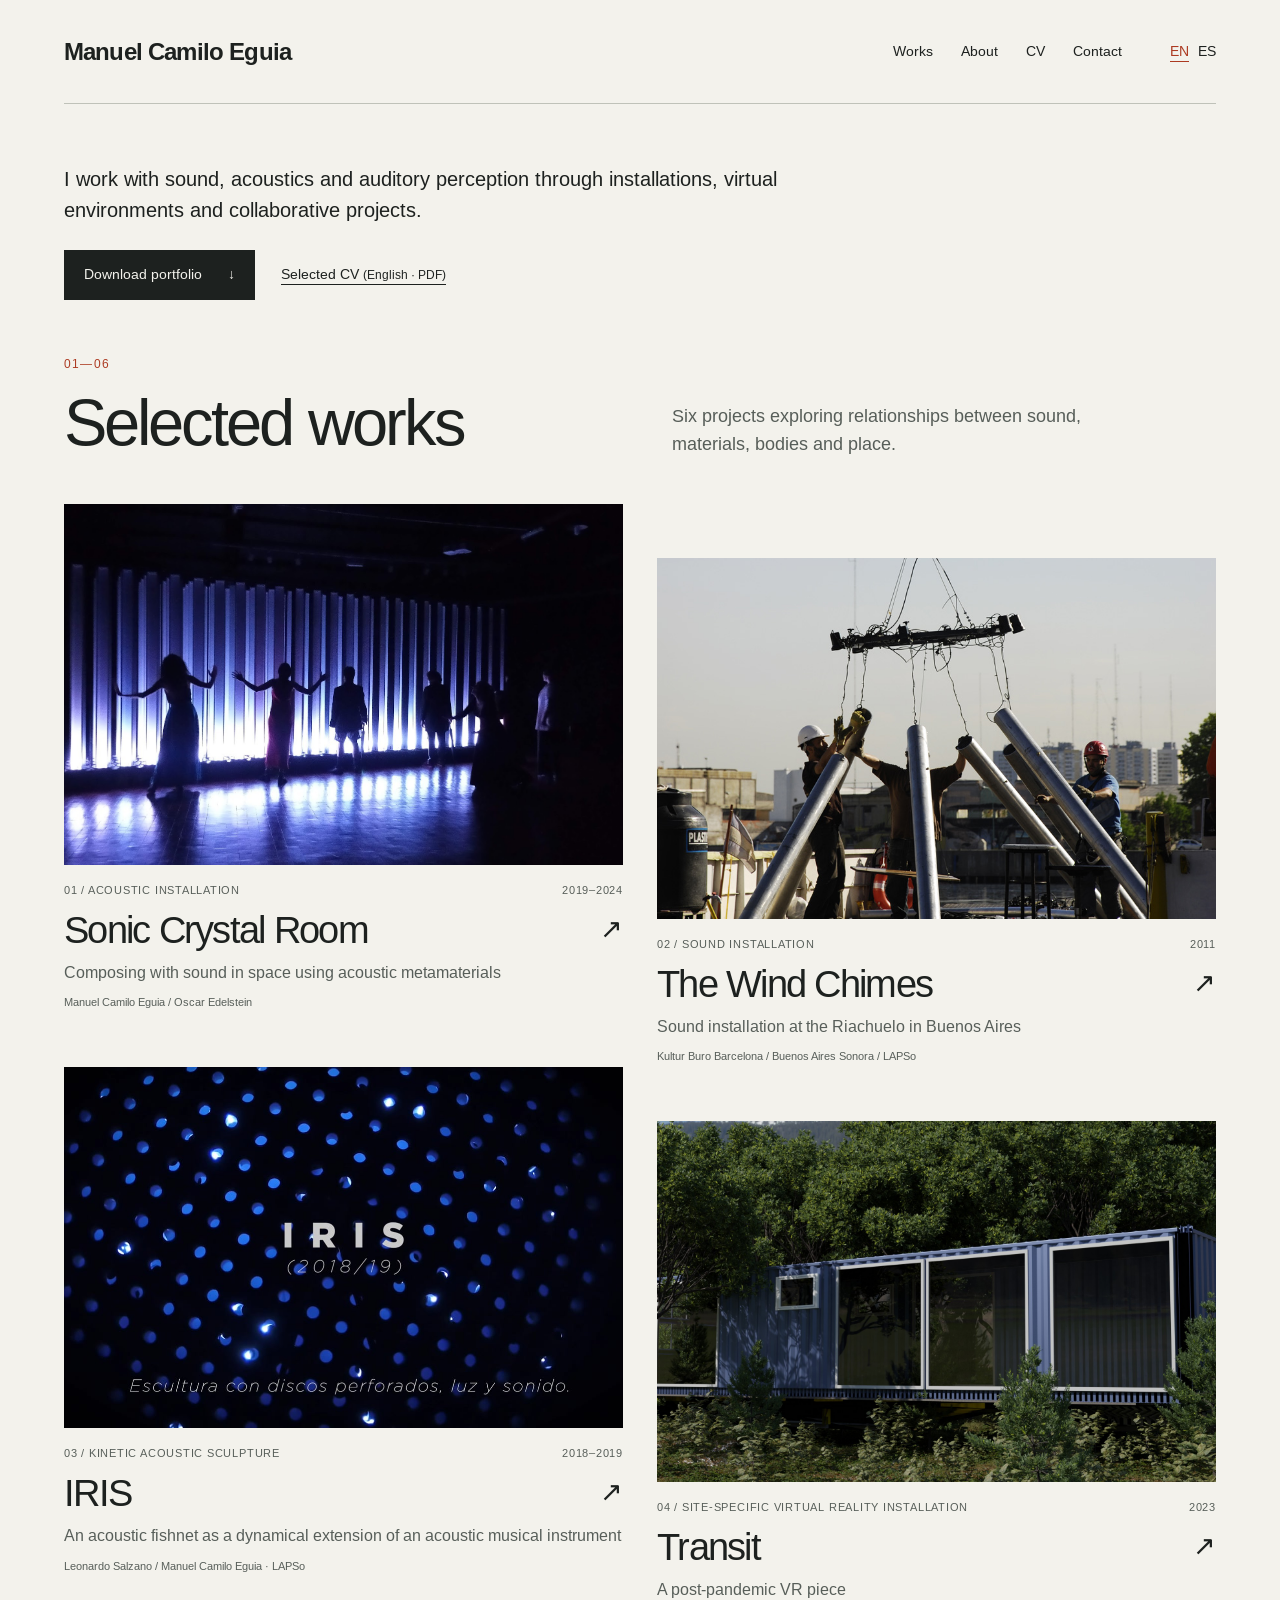
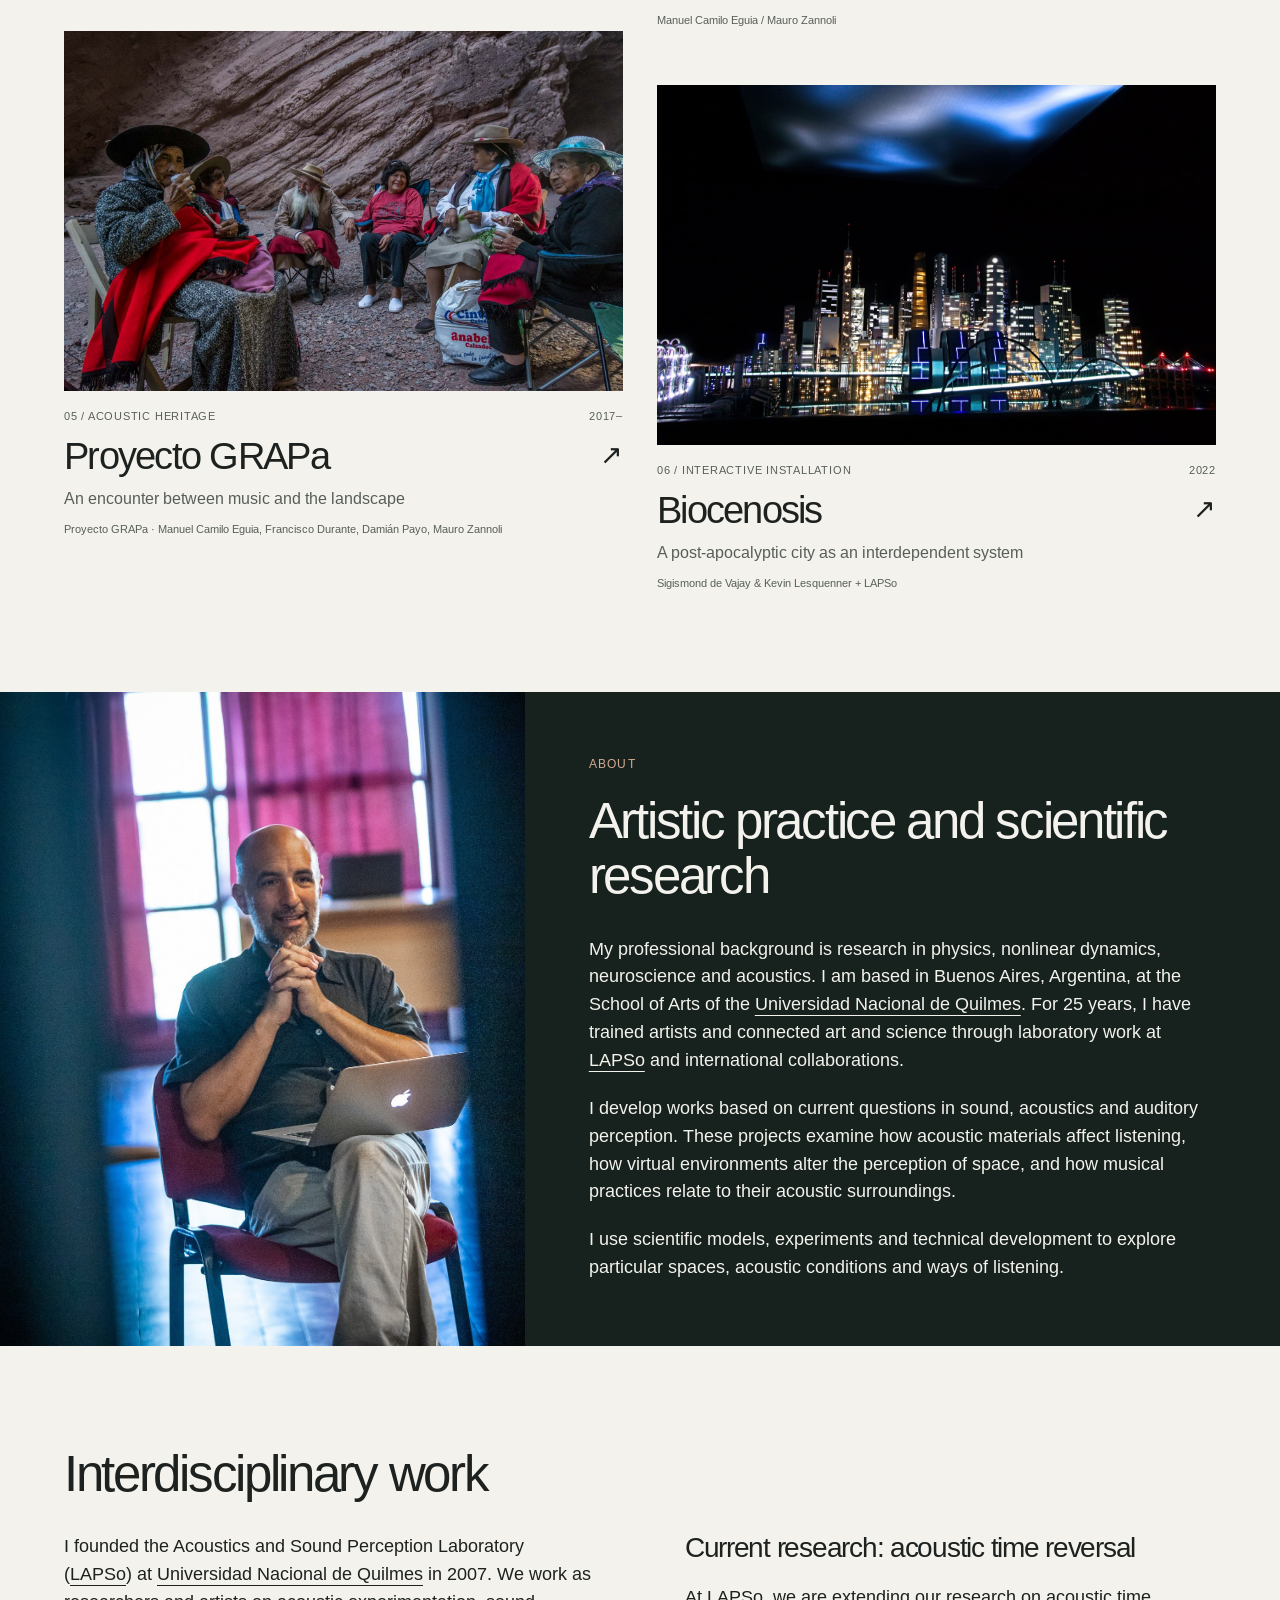
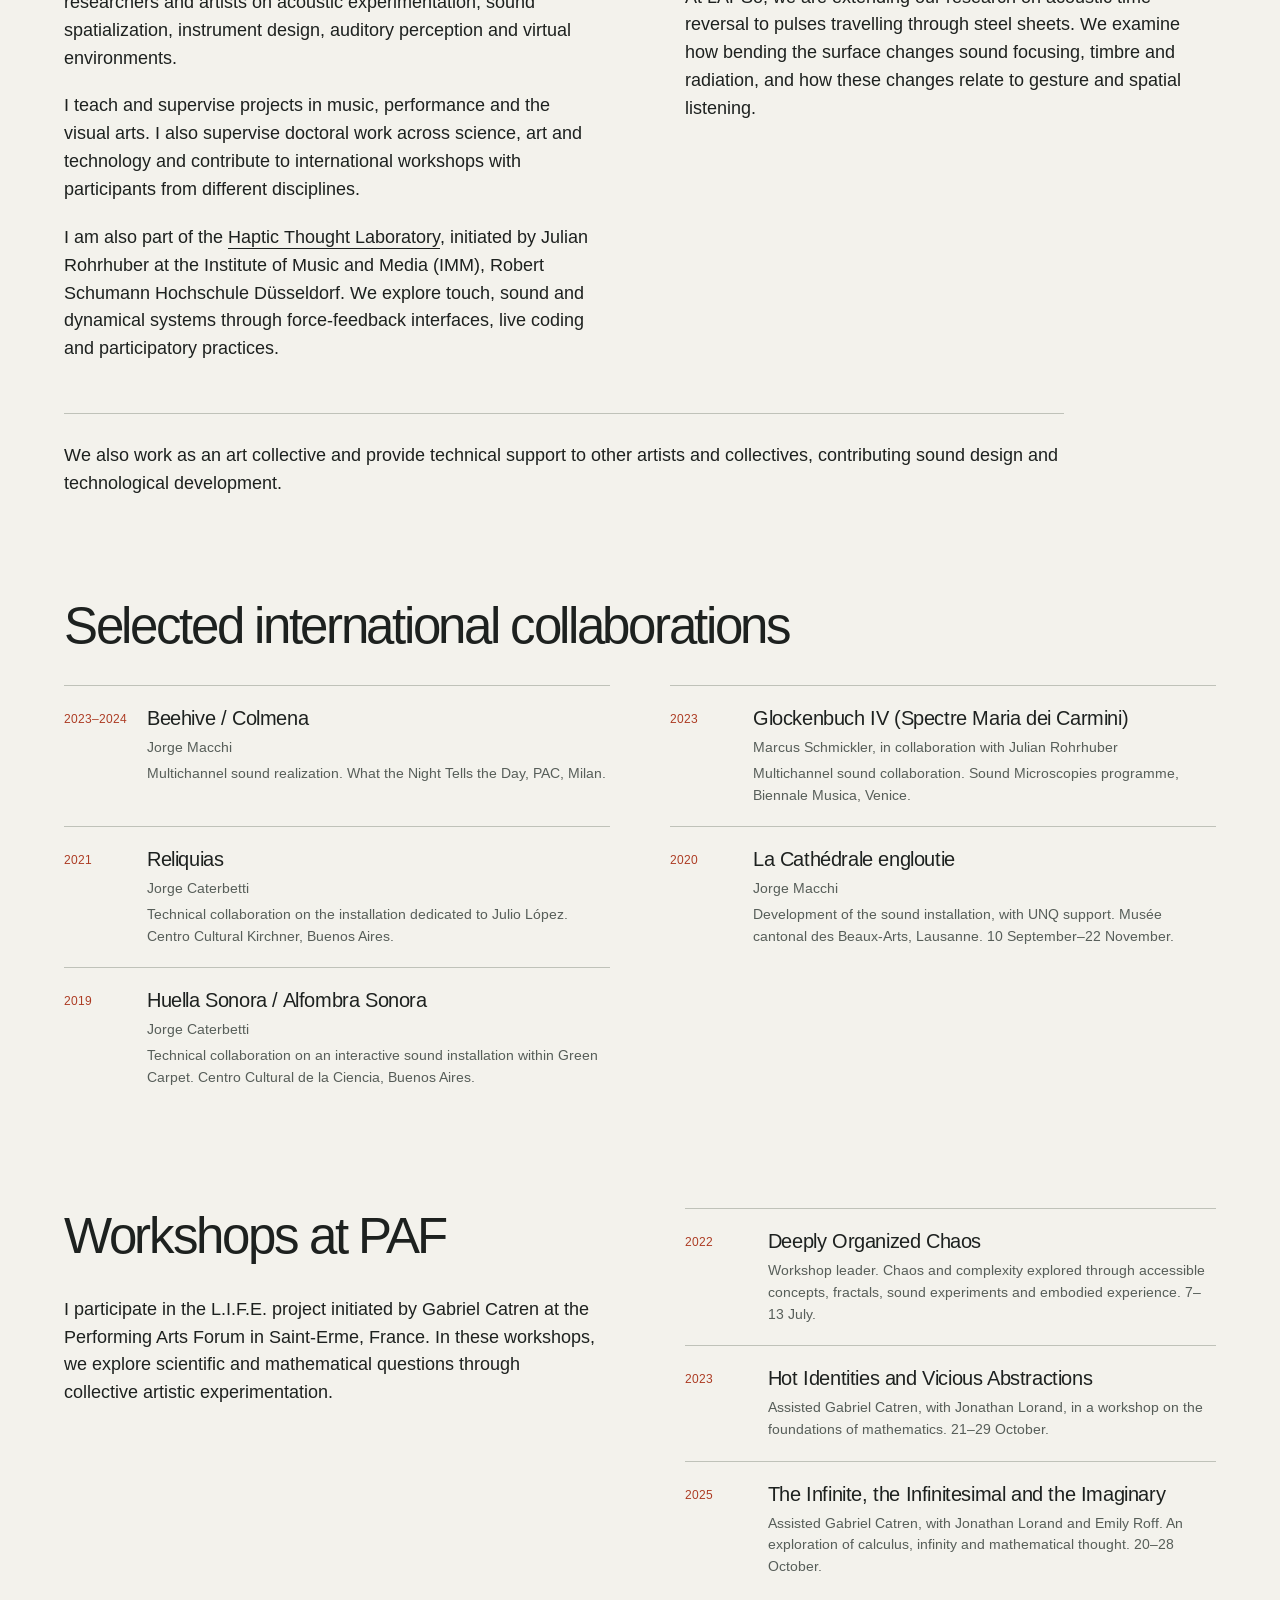
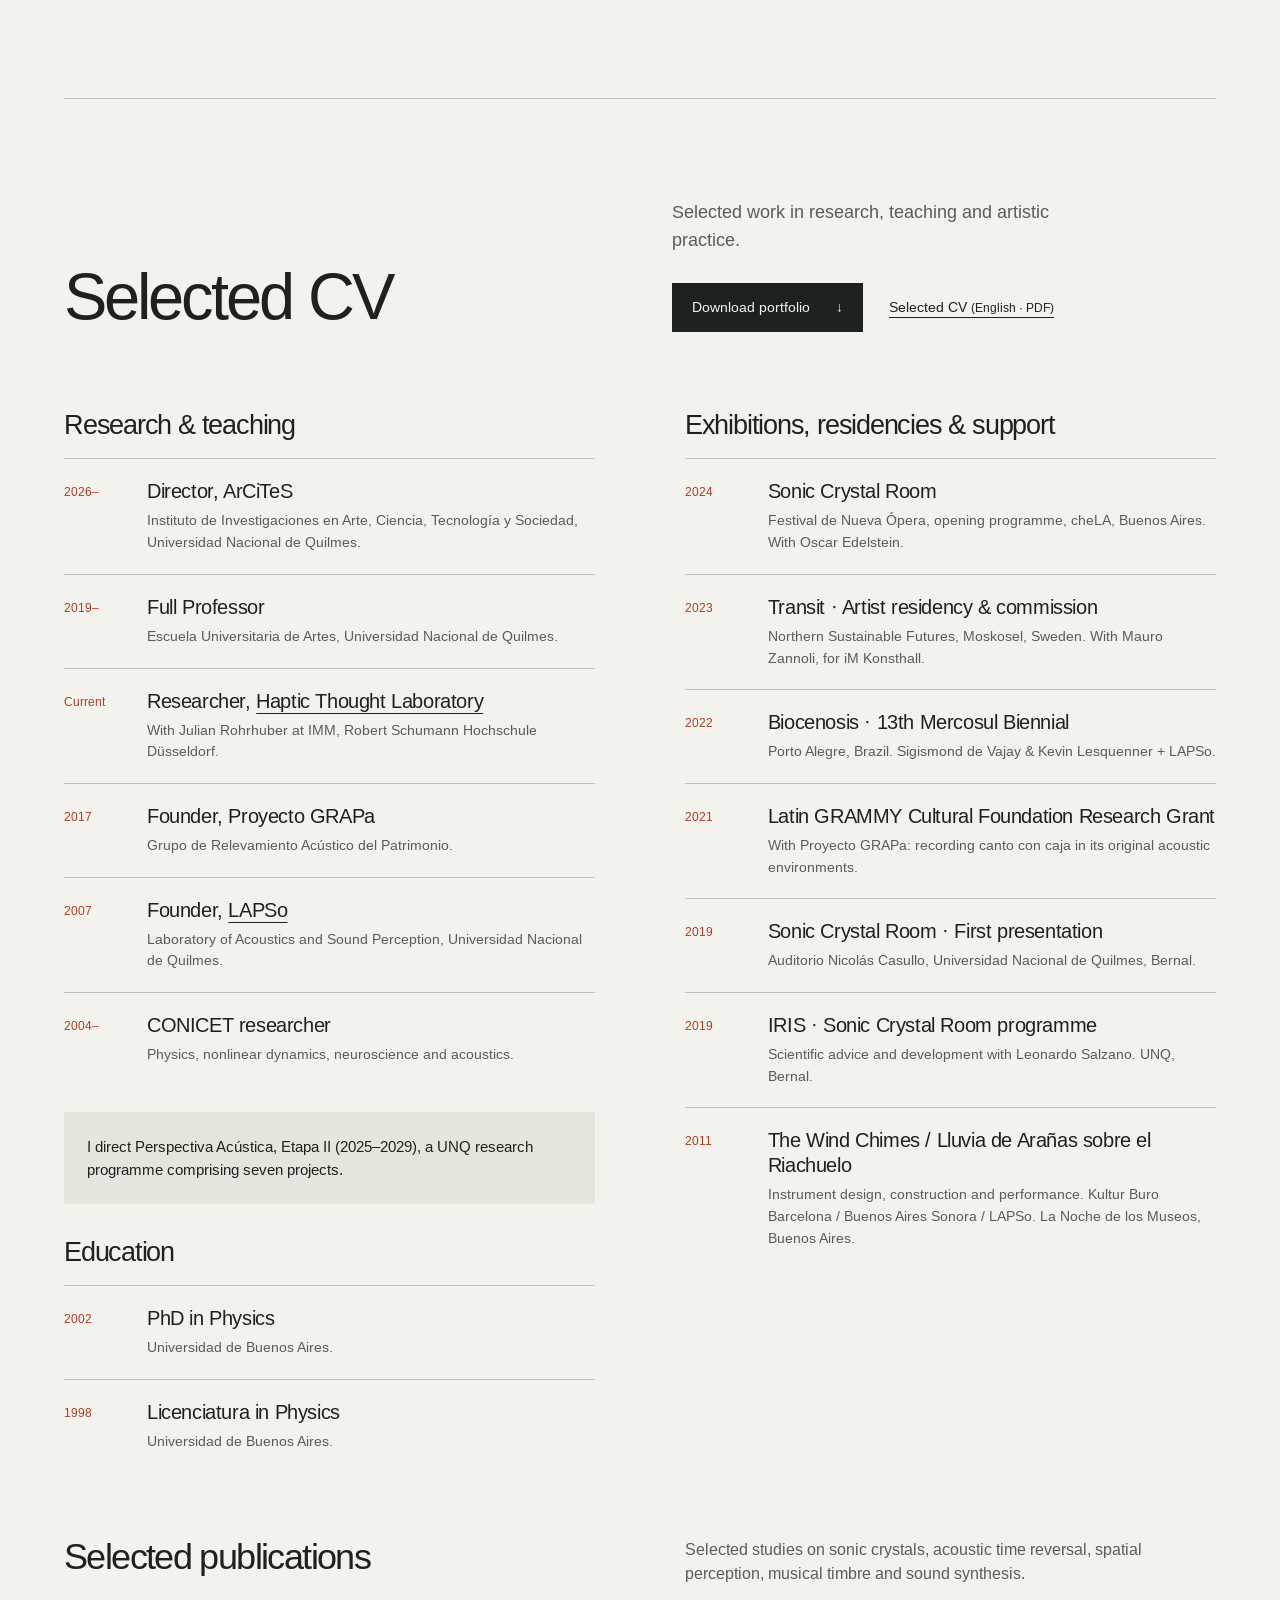
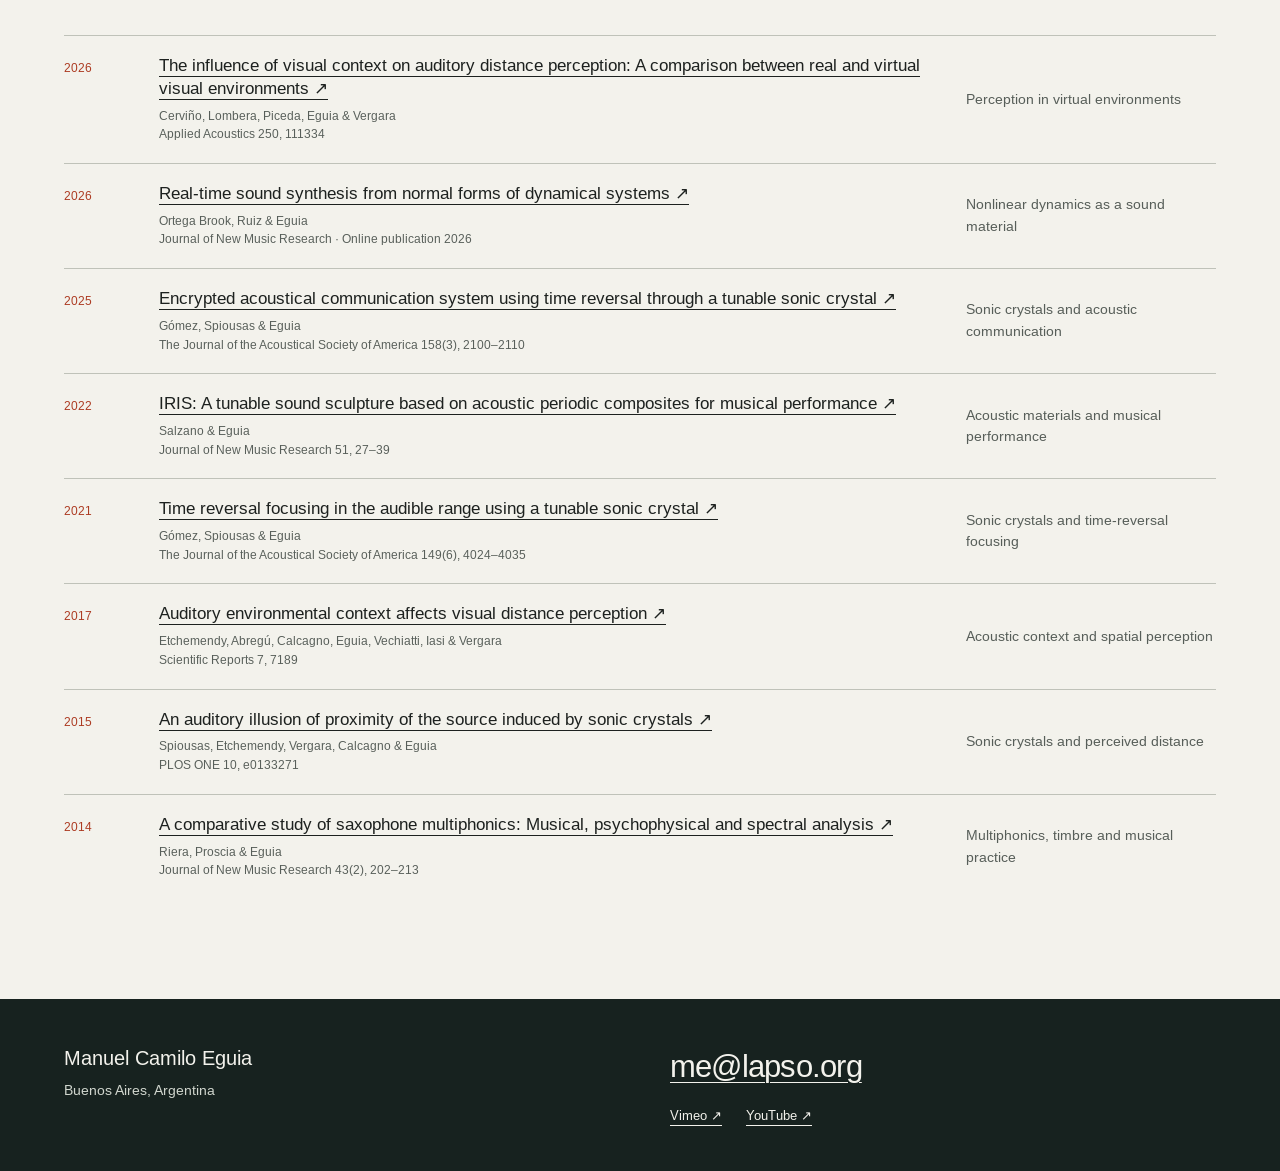
<file: docs/index.html>
<!doctype html><html lang="en"><head><meta charset="utf-8"><meta name="viewport" content="width=device-width,initial-scale=1"><title>Manuel Camilo Eguia — Sound, space &amp; perception</title><meta name="description" content="I work with sound, acoustics and auditory perception through installations, virtual environments and collaborative projects."><meta name="theme-color" content="#f3f2ec"><link rel="canonical" href="https://meguia.github.io/dossier/"><link rel="alternate" hreflang="en" href="https://meguia.github.io/dossier/"><link rel="alternate" hreflang="es" href="https://meguia.github.io/dossier/es/"><meta property="og:type" content="website"><meta property="og:title" content="Manuel Camilo Eguia — Sound, space &amp; perception"><meta property="og:description" content="I work with sound, acoustics and auditory perception through installations, virtual environments and collaborative projects."><meta property="og:url" content="https://meguia.github.io/dossier/"><meta property="og:image" content="https://meguia.github.io/dossier/assets/images/sonic-performance.jpg"><meta name="twitter:card" content="summary_large_image"><link rel="stylesheet" href="assets/site.css"><script type="application/ld+json">{"@context": "https://schema.org", "@type": "Person", "name": "Manuel Camilo Eguia", "email": "me@lapso.org", "url": "https://meguia.github.io/dossier/", "jobTitle": "Sound artist · Physicist · Researcher", "sameAs": ["https://vimeo.com/meguia", "https://www.youtube.com/@manueleguia2915"]}</script></head><body><a class="skip" href="#main">Skip to content</a><div class="wrap"><header class="site-header" id="top"><a class="brand" href="">Manuel Camilo Eguia</a><nav class="nav" aria-label="Main"><a href="#works">Works</a><a href="#practice">About</a><a href="#cv">CV</a><a href="#contact">Contact</a><span class="lang" aria-label="Language"><a href="" lang="en" hreflang="en" aria-current="page">EN</a><a href="es/" lang="es" hreflang="es" >ES</a></span></nav></header></div><main id="main">
<div class="wrap">
<section class="opening"><p class="opening-text">I work with sound, acoustics and auditory perception through installations, virtual environments and collaborative projects.</p><div class="actions"><a class="button" href="downloads/Manuel-Eguia-Portfolio.pdf">Download portfolio <span aria-hidden="true">↓</span></a><a class="text-link" href="downloads/Manuel-Eguia-CV.pdf">Selected CV <small>(English · PDF)</small></a></div></section>
<section class="section selected-works" id="works"><div class="section-heading"><div><p class="eyebrow">01—06</p><h1 class="works-heading">Selected works</h1></div><p>Six projects exploring relationships between sound, materials, bodies and place.</p></div><div class="works-grid"><a class="work-card" href="works/sonic-crystal-room/"><img src="assets/images/sonic-performance.jpg" alt="Performers silhouetted in front of a wall of illuminated columns in Sonic Crystal Room." class="" loading="lazy" decoding="async"><div class="card-meta"><span>01 / Acoustic installation</span><span>2019–2024</span></div><div class="card-title"><h3>Sonic Crystal Room</h3><span class="arrow" aria-hidden="true">↗</span></div><div class="card-subtitle">Composing with sound in space using acoustic metamaterials</div><div class="card-credit">Manuel Camilo Eguia / Oscar Edelstein</div></a><a class="work-card" href="works/wind-chimes/"><img src="assets/images/wind-chimes-building.jpg" alt="The team assembling large metal wind-chime tubes on a boat beneath the transporter bridge." class="" style="object-position:center 78%" loading="lazy" decoding="async"><div class="card-meta"><span>02 / Sound installation</span><span>2011</span></div><div class="card-title"><h3>The Wind Chimes</h3><span class="arrow" aria-hidden="true">↗</span></div><div class="card-subtitle">Sound installation at the Riachuelo in Buenos Aires</div><div class="card-credit">Kultur Buro Barcelona / Buenos Aires Sonora / LAPSo</div></a><a class="work-card" href="works/iris/"><img src="assets/images/iris-teaser.jpg" alt="IRIS teaser image showing blue light through the sculpture’s overlapping perforated discs." class="" loading="lazy" decoding="async"><div class="card-meta"><span>03 / Kinetic acoustic sculpture</span><span>2018–2019</span></div><div class="card-title"><h3>IRIS</h3><span class="arrow" aria-hidden="true">↗</span></div><div class="card-subtitle">An acoustic fishnet as a dynamical extension of an acoustic musical instrument</div><div class="card-credit">Leonardo Salzano / Manuel Camilo Eguia · LAPSo</div></a><a class="work-card" href="works/transit/"><img src="assets/images/transit-container.jpg" alt="The shipping-container gallery of Transit situated in a green forest landscape." class="" loading="lazy" decoding="async"><div class="card-meta"><span>04 / Site-specific virtual reality installation</span><span>2023</span></div><div class="card-title"><h3>Transit</h3><span class="arrow" aria-hidden="true">↗</span></div><div class="card-subtitle">A post-pandemic VR piece</div><div class="card-credit">Manuel Camilo Eguia / Mauro Zannoli</div></a><a class="work-card" href="works/grapa/"><img src="assets/images/grapa-circle.jpg" alt="Copla singers seated in a circle with their cajas beneath the rock walls of the natural amphitheatre." class="" loading="lazy" decoding="async"><div class="card-meta"><span>05 / Acoustic heritage</span><span>2017–</span></div><div class="card-title"><h3>Proyecto GRAPa</h3><span class="arrow" aria-hidden="true">↗</span></div><div class="card-subtitle">An encounter between music and the landscape</div><div class="card-credit">Proyecto GRAPa · Manuel Camilo Eguia, Francisco Durante, Damián Payo, Mauro Zannoli</div></a><a class="work-card" href="works/biocenosis/"><img src="assets/images/biocenosis.jpg" alt="Illuminated buildings in the city model of Biocenosis beneath a blue atmospheric projection." class="" loading="lazy" decoding="async"><div class="card-meta"><span>06 / Interactive installation</span><span>2022</span></div><div class="card-title"><h3>Biocenosis</h3><span class="arrow" aria-hidden="true">↗</span></div><div class="card-subtitle">A post-apocalyptic city as an interdependent system</div><div class="card-credit">Sigismond de Vajay &amp; Kevin Lesquenner + LAPSo</div></a></div></section>
</div>
<section class="statement-section" id="practice"><div class="about-layout"><figure class="about-image"><img src="assets/images/portrait.jpg" alt="Manuel Camilo Eguia" class="about-portrait" loading="lazy" decoding="async"></figure><div class="about-copy"><p class="eyebrow">About</p><h2>Artistic practice and scientific research</h2><p>My professional background is research in physics, nonlinear dynamics, neuroscience and acoustics. I am based in Buenos Aires, Argentina, at the School of Arts of the <a class="institution-link" href="https://www.unq.edu.ar/">Universidad Nacional de Quilmes</a>. For 25 years, I have trained artists and connected art and science through laboratory work at <a class="institution-link" href="https://lapso.org/">LAPSo</a> and international collaborations.</p><p>I develop works based on current questions in sound, acoustics and auditory perception. These projects examine how acoustic materials affect listening, how virtual environments alter the perception of space, and how musical practices relate to their acoustic surroundings.</p><p>I use scientific models, experiments and technical development to explore particular spaces, acoustic conditions and ways of listening.</p></div></div></section>
<div class="wrap">
<section class="section interdisciplinary-section" id="interdisciplinary"><h2>Interdisciplinary work</h2><div class="interdisciplinary-grid"><div><p>I founded the Acoustics and Sound Perception Laboratory (<a class="institution-link" href="https://lapso.org/">LAPSo</a>) at <a class="institution-link" href="https://www.unq.edu.ar/">Universidad Nacional de Quilmes</a> in 2007. We work as researchers and artists on acoustic experimentation, sound spatialization, instrument design, auditory perception and virtual environments.</p><p>I teach and supervise projects in music, performance and the visual arts. I also supervise doctoral work across science, art and technology and contribute to international workshops with participants from different disciplines.</p><p>I am also part of the <a class="institution-link" href="https://haptic.nhrz.de/">Haptic Thought Laboratory</a>, initiated by Julian Rohrhuber at the Institute of Music and Media (IMM), Robert Schumann Hochschule Düsseldorf. We explore touch, sound and dynamical systems through force-feedback interfaces, live coding and participatory practices.</p></div><div class="current"><h3>Current research: acoustic time reversal</h3><p>At LAPSo, we are extending our research on acoustic time reversal to pulses travelling through steel sheets. We examine how bending the surface changes sound focusing, timbre and radiation, and how these changes relate to gesture and spatial listening.</p></div></div><p class="collective-description">We also work as an art collective and provide technical support to other artists and collectives, contributing sound design and technological development.</p></section>
<section class="section collab-section" id="collaborations"><h2>Selected international collaborations</h2><ul class="list collab-list"><li><span class="year">2023–2024</span><div><h4>Beehive / Colmena</h4><p>Jorge Macchi</p><p>Multichannel sound realization. What the Night Tells the Day, PAC, Milan.</p></div></li><li><span class="year">2023</span><div><h4>Glockenbuch IV (Spectre Maria dei Carmini)</h4><p>Marcus Schmickler, in collaboration with Julian Rohrhuber</p><p>Multichannel sound collaboration. Sound Microscopies programme, Biennale Musica, Venice.</p></div></li><li><span class="year">2021</span><div><h4>Reliquias</h4><p>Jorge Caterbetti</p><p>Technical collaboration on the installation dedicated to Julio López. Centro Cultural Kirchner, Buenos Aires.</p></div></li><li><span class="year">2020</span><div><h4>La Cathédrale engloutie</h4><p>Jorge Macchi</p><p>Development of the sound installation, with UNQ support. Musée cantonal des Beaux-Arts, Lausanne. 10 September–22 November.</p></div></li><li><span class="year">2019</span><div><h4>Huella Sonora / Alfombra Sonora</h4><p>Jorge Caterbetti</p><p>Technical collaboration on an interactive sound installation within Green Carpet. Centro Cultural de la Ciencia, Buenos Aires.</p></div></li></ul></section>
<section class="section workshops-section" id="workshops"><div class="workshops-grid"><div><h2>Workshops at PAF</h2><p>I participate in the L.I.F.E. project initiated by Gabriel Catren at the Performing Arts Forum in Saint-Erme, France. In these workshops, we explore scientific and mathematical questions through collective artistic experimentation.</p></div><div><ul class="list"><li><span class="year">2022</span><div><h4>Deeply Organized Chaos</h4><p>Workshop leader. Chaos and complexity explored through accessible concepts, fractals, sound experiments and embodied experience. 7–13 July.</p></div></li><li><span class="year">2023</span><div><h4>Hot Identities and Vicious Abstractions</h4><p>Assisted Gabriel Catren, with Jonathan Lorand, in a workshop on the foundations of mathematics. 21–29 October.</p></div></li><li><span class="year">2025</span><div><h4>The Infinite, the Infinitesimal and the Imaginary</h4><p>Assisted Gabriel Catren, with Jonathan Lorand and Emily Roff. An exploration of calculus, infinity and mathematical thought. 20–28 October.</p></div></li></ul></div></div></section>
<section class="section cv-section" id="cv"><div class="section-heading"><h2>Selected CV</h2><div><p>Selected work in research, teaching and artistic practice.</p><div class="actions"><a class="button" href="downloads/Manuel-Eguia-Portfolio.pdf">Download portfolio <span aria-hidden="true">↓</span></a><a class="text-link" href="downloads/Manuel-Eguia-CV.pdf">Selected CV <small>(English · PDF)</small></a></div></div></div><div class="cv-columns"><div><h3>Research &amp; teaching</h3><ul class="list"><li><span class="year">2026–</span><div><h4>Director, ArCiTeS</h4><p>Instituto de Investigaciones en Arte, Ciencia, Tecnología y Sociedad, Universidad Nacional de Quilmes.</p></div></li><li><span class="year">2019–</span><div><h4>Full Professor</h4><p>Escuela Universitaria de Artes, Universidad Nacional de Quilmes.</p></div></li><li><span class="year">Current</span><div><h4>Researcher, <a class="institution-link" href="https://haptic.nhrz.de/">Haptic Thought Laboratory</a></h4><p>With Julian Rohrhuber at IMM, Robert Schumann Hochschule Düsseldorf.</p></div></li><li><span class="year">2017</span><div><h4>Founder, Proyecto GRAPa</h4><p>Grupo de Relevamiento Acústico del Patrimonio.</p></div></li><li><span class="year">2007</span><div><h4>Founder, <a class="institution-link" href="https://lapso.org/">LAPSo</a></h4><p>Laboratory of Acoustics and Sound Perception, Universidad Nacional de Quilmes.</p></div></li><li><span class="year">2004–</span><div><h4>CONICET researcher</h4><p>Physics, nonlinear dynamics, neuroscience and acoustics.</p></div></li></ul><p class="programme">I direct Perspectiva Acústica, Etapa II (2025–2029), a UNQ research programme comprising seven projects.</p><h3>Education</h3><ul class="list"><li><span class="year">2002</span><div><h4>PhD in Physics</h4><p>Universidad de Buenos Aires.</p></div></li><li><span class="year">1998</span><div><h4>Licenciatura in Physics</h4><p>Universidad de Buenos Aires.</p></div></li></ul></div><div><h3>Exhibitions, residencies &amp; support</h3><ul class="list"><li><span class="year">2024</span><div><h4>Sonic Crystal Room</h4><p>Festival de Nueva Ópera, opening programme, cheLA, Buenos Aires. With Oscar Edelstein.</p></div></li><li><span class="year">2023</span><div><h4>Transit · Artist residency &amp; commission</h4><p>Northern Sustainable Futures, Moskosel, Sweden. With Mauro Zannoli, for iM Konsthall.</p></div></li><li><span class="year">2022</span><div><h4>Biocenosis · 13th Mercosul Biennial</h4><p>Porto Alegre, Brazil. Sigismond de Vajay &amp; Kevin Lesquenner + LAPSo.</p></div></li><li><span class="year">2021</span><div><h4>Latin GRAMMY Cultural Foundation Research Grant</h4><p>With Proyecto GRAPa: recording canto con caja in its original acoustic environments.</p></div></li><li><span class="year">2019</span><div><h4>Sonic Crystal Room · First presentation</h4><p>Auditorio Nicolás Casullo, Universidad Nacional de Quilmes, Bernal.</p></div></li><li><span class="year">2019</span><div><h4>IRIS · Sonic Crystal Room programme</h4><p>Scientific advice and development with Leonardo Salzano. UNQ, Bernal.</p></div></li><li><span class="year">2011</span><div><h4>The Wind Chimes / Lluvia de Arañas sobre el Riachuelo</h4><p>Instrument design, construction and performance. Kultur Buro Barcelona / Buenos Aires Sonora / LAPSo. La Noche de los Museos, Buenos Aires.</p></div></li></ul></div></div><div class="research"><div class="research-head"><h3>Selected publications</h3><p>Selected studies on sonic crystals, acoustic time reversal, spatial perception, musical timbre and sound synthesis.</p></div><ol class="publications"><li><span class="year">2026</span><div><div class="publication-title"><a href="https://doi.org/10.1016/j.apacoust.2026.111334">The influence of visual context on auditory distance perception: A comparison between real and virtual visual environments ↗</a></div><div class="publication-meta">Cerviño, Lombera, Piceda, Eguia &amp; Vergara<br>Applied Acoustics 250, 111334</div></div><span class="publication-theme">Perception in virtual environments</span></li><li><span class="year">2026</span><div><div class="publication-title"><a href="https://doi.org/10.1080/09298215.2026.2634043">Real-time sound synthesis from normal forms of dynamical systems ↗</a></div><div class="publication-meta">Ortega Brook, Ruiz &amp; Eguia<br>Journal of New Music Research · Online publication 2026</div></div><span class="publication-theme">Nonlinear dynamics as a sound material</span></li><li><span class="year">2025</span><div><div class="publication-title"><a href="https://doi.org/10.1121/10.0039245">Encrypted acoustical communication system using time reversal through a tunable sonic crystal ↗</a></div><div class="publication-meta">Gómez, Spiousas &amp; Eguia<br>The Journal of the Acoustical Society of America 158(3), 2100–2110</div></div><span class="publication-theme">Sonic crystals and acoustic communication</span></li><li><span class="year">2022</span><div><div class="publication-title"><a href="https://doi.org/10.1080/09298215.2022.2049313">IRIS: A tunable sound sculpture based on acoustic periodic composites for musical performance ↗</a></div><div class="publication-meta">Salzano &amp; Eguia<br>Journal of New Music Research 51, 27–39</div></div><span class="publication-theme">Acoustic materials and musical performance</span></li><li><span class="year">2021</span><div><div class="publication-title"><a href="https://doi.org/10.1121/10.0005196">Time reversal focusing in the audible range using a tunable sonic crystal ↗</a></div><div class="publication-meta">Gómez, Spiousas &amp; Eguia<br>The Journal of the Acoustical Society of America 149(6), 4024–4035</div></div><span class="publication-theme">Sonic crystals and time-reversal focusing</span></li><li><span class="year">2017</span><div><div class="publication-title"><a href="https://doi.org/10.1038/s41598-017-06495-3">Auditory environmental context affects visual distance perception ↗</a></div><div class="publication-meta">Etchemendy, Abregú, Calcagno, Eguia, Vechiatti, Iasi &amp; Vergara<br>Scientific Reports 7, 7189</div></div><span class="publication-theme">Acoustic context and spatial perception</span></li><li><span class="year">2015</span><div><div class="publication-title"><a href="https://doi.org/10.1371/journal.pone.0133271">An auditory illusion of proximity of the source induced by sonic crystals ↗</a></div><div class="publication-meta">Spiousas, Etchemendy, Vergara, Calcagno &amp; Eguia<br>PLOS ONE 10, e0133271</div></div><span class="publication-theme">Sonic crystals and perceived distance</span></li><li><span class="year">2014</span><div><div class="publication-title"><a href="https://doi.org/10.1080/09298215.2013.860993">A comparative study of saxophone multiphonics: Musical, psychophysical and spectral analysis ↗</a></div><div class="publication-meta">Riera, Proscia &amp; Eguia<br>Journal of New Music Research 43(2), 202–213</div></div><span class="publication-theme">Multiphonics, timbre and musical practice</span></li></ol></div></section>
</div></main><footer class="contact-section" id="contact" aria-label="Contact"><div class="contact-grid"><div><p class="contact-name">Manuel Camilo Eguia</p><p class="contact-location">Buenos Aires, Argentina</p></div><address><a class="email" href="mailto:me@lapso.org">me@lapso.org</a><div class="channels"><a href="https://vimeo.com/meguia">Vimeo ↗</a><a href="https://www.youtube.com/@manueleguia2915">YouTube ↗</a></div></address></div></footer></body></html>
</file>
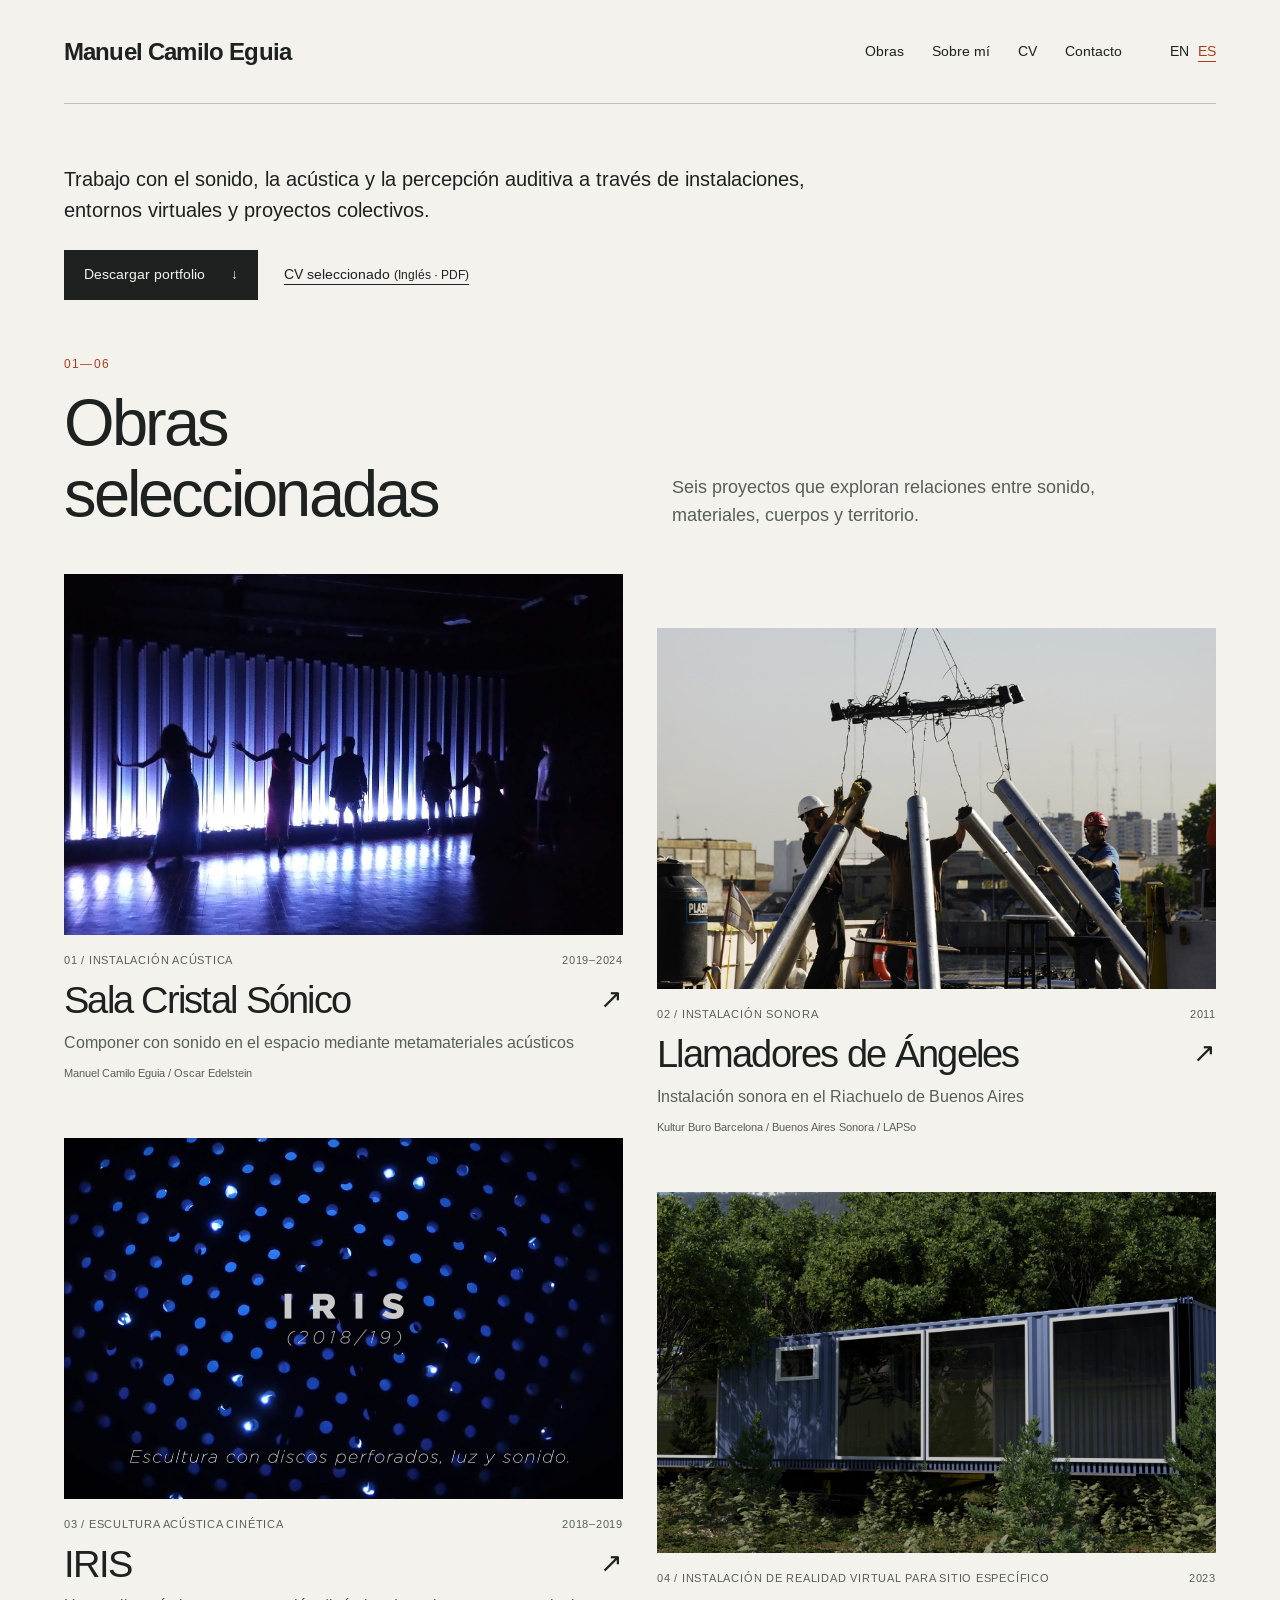
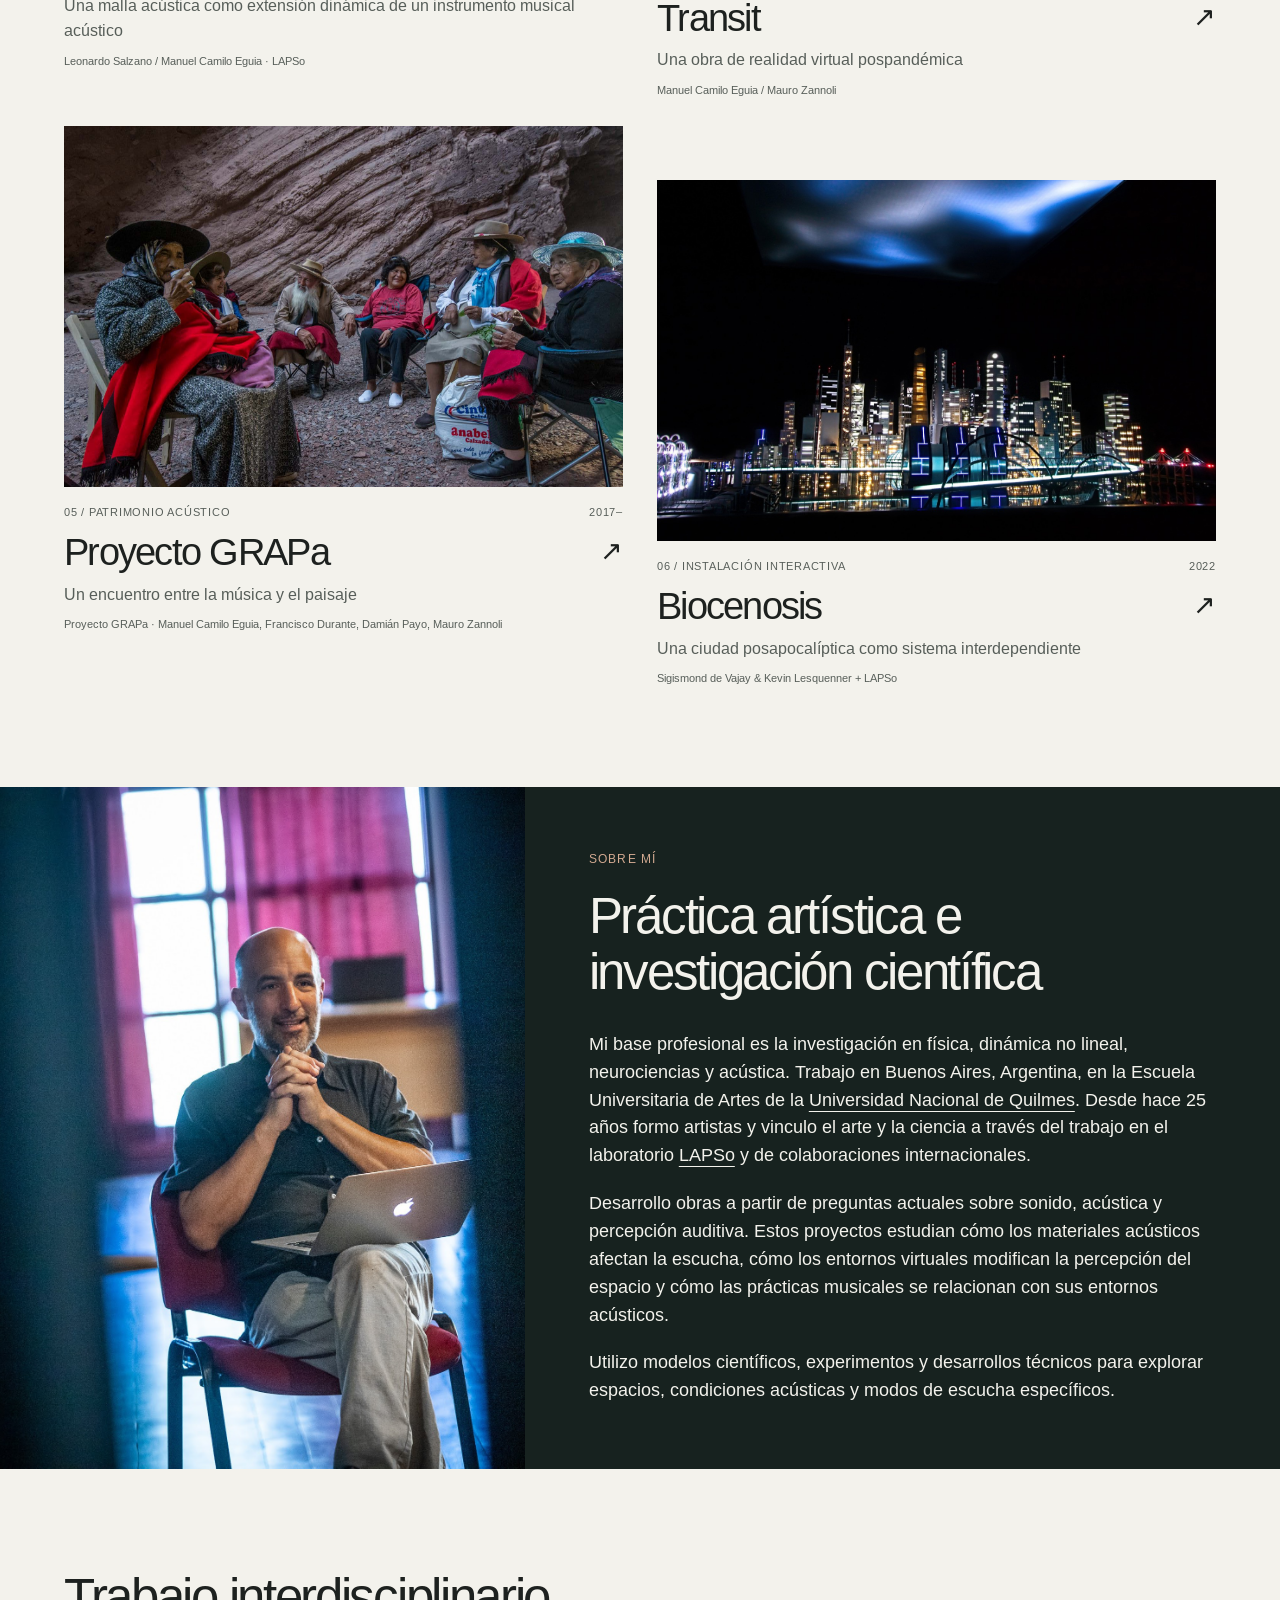
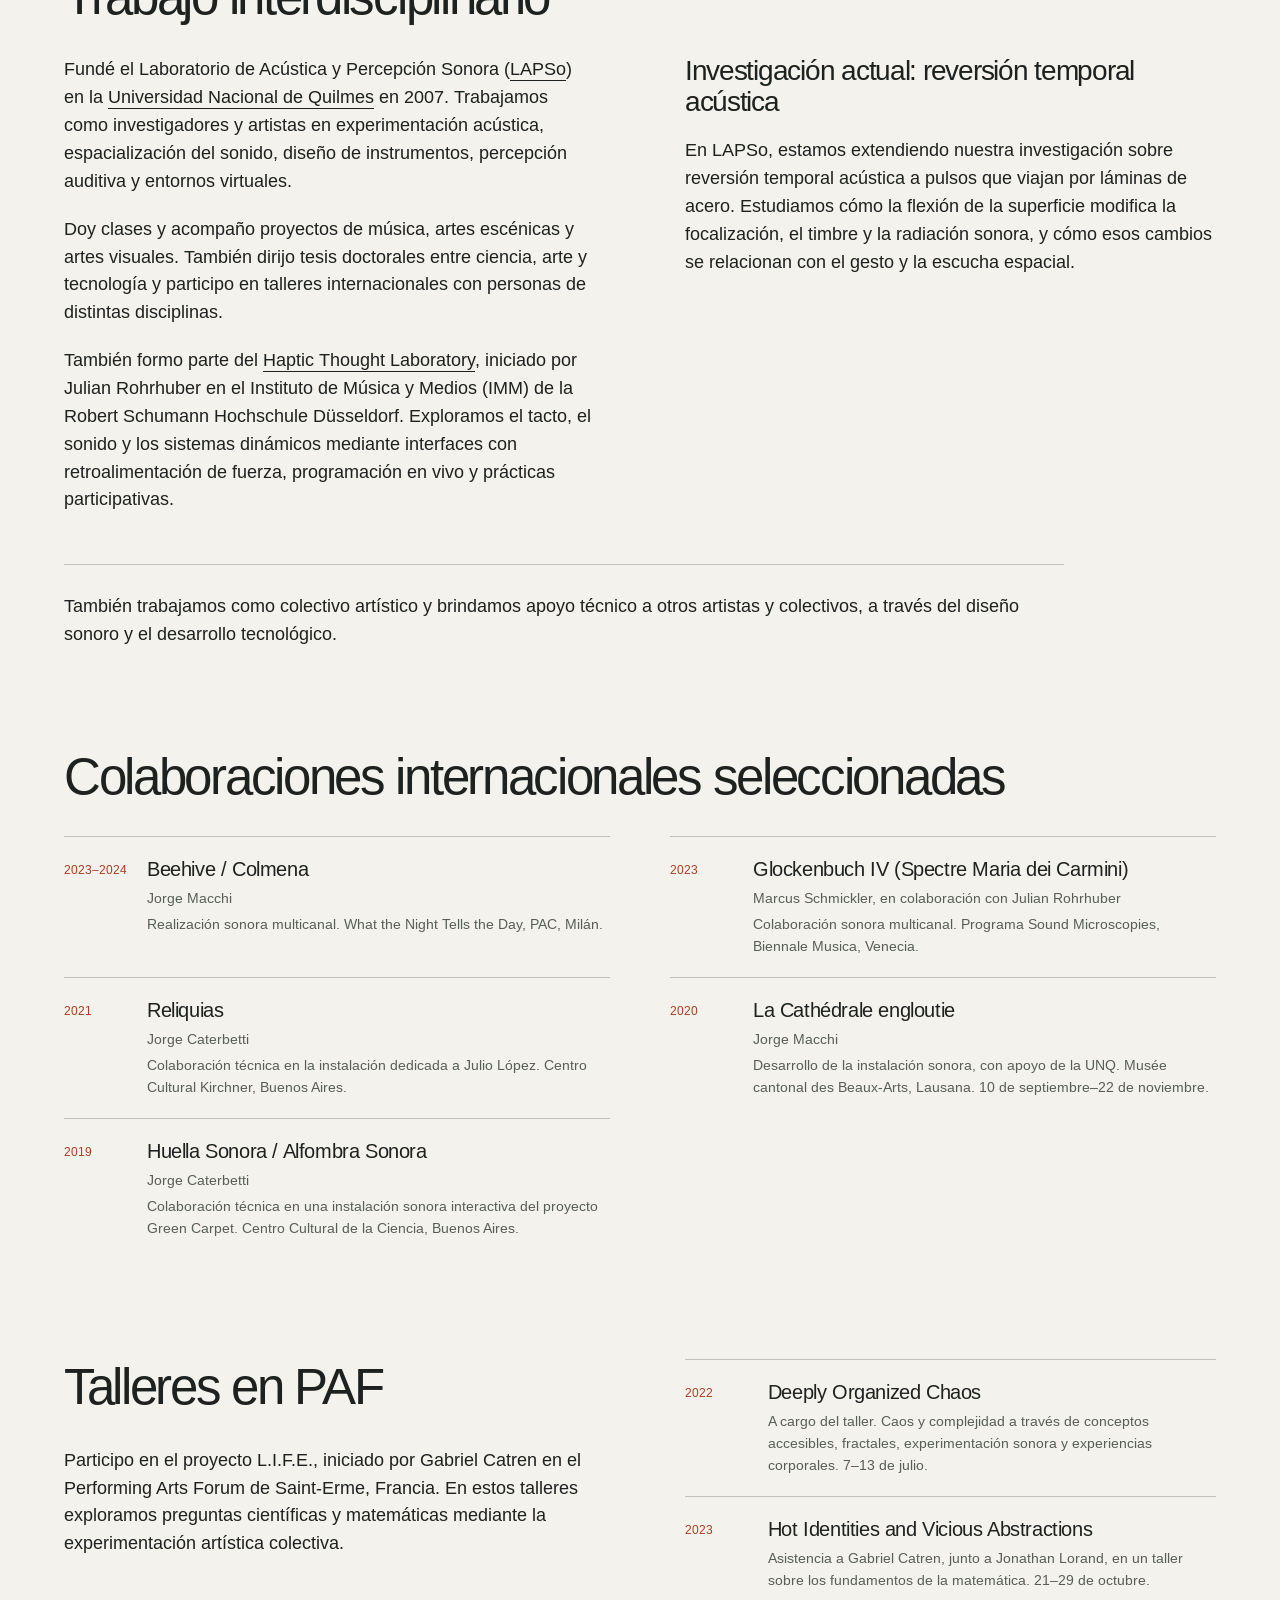
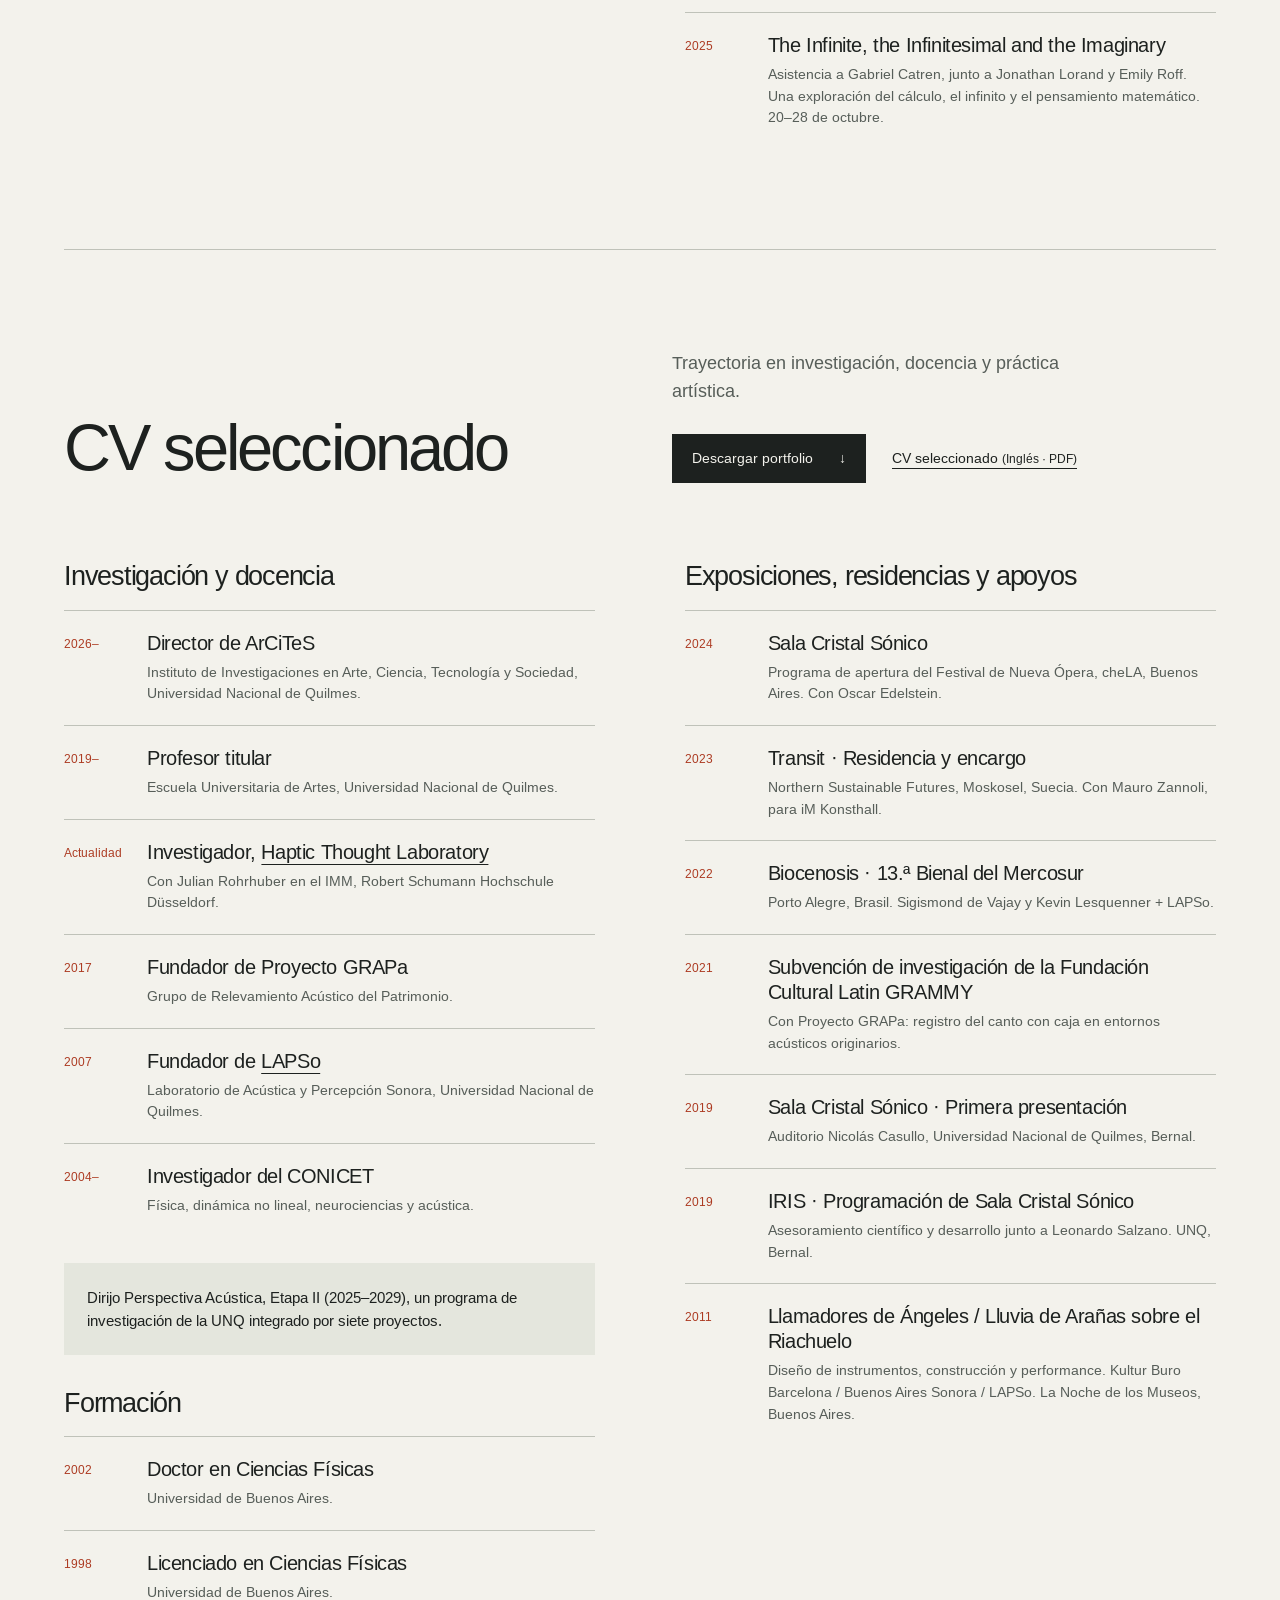
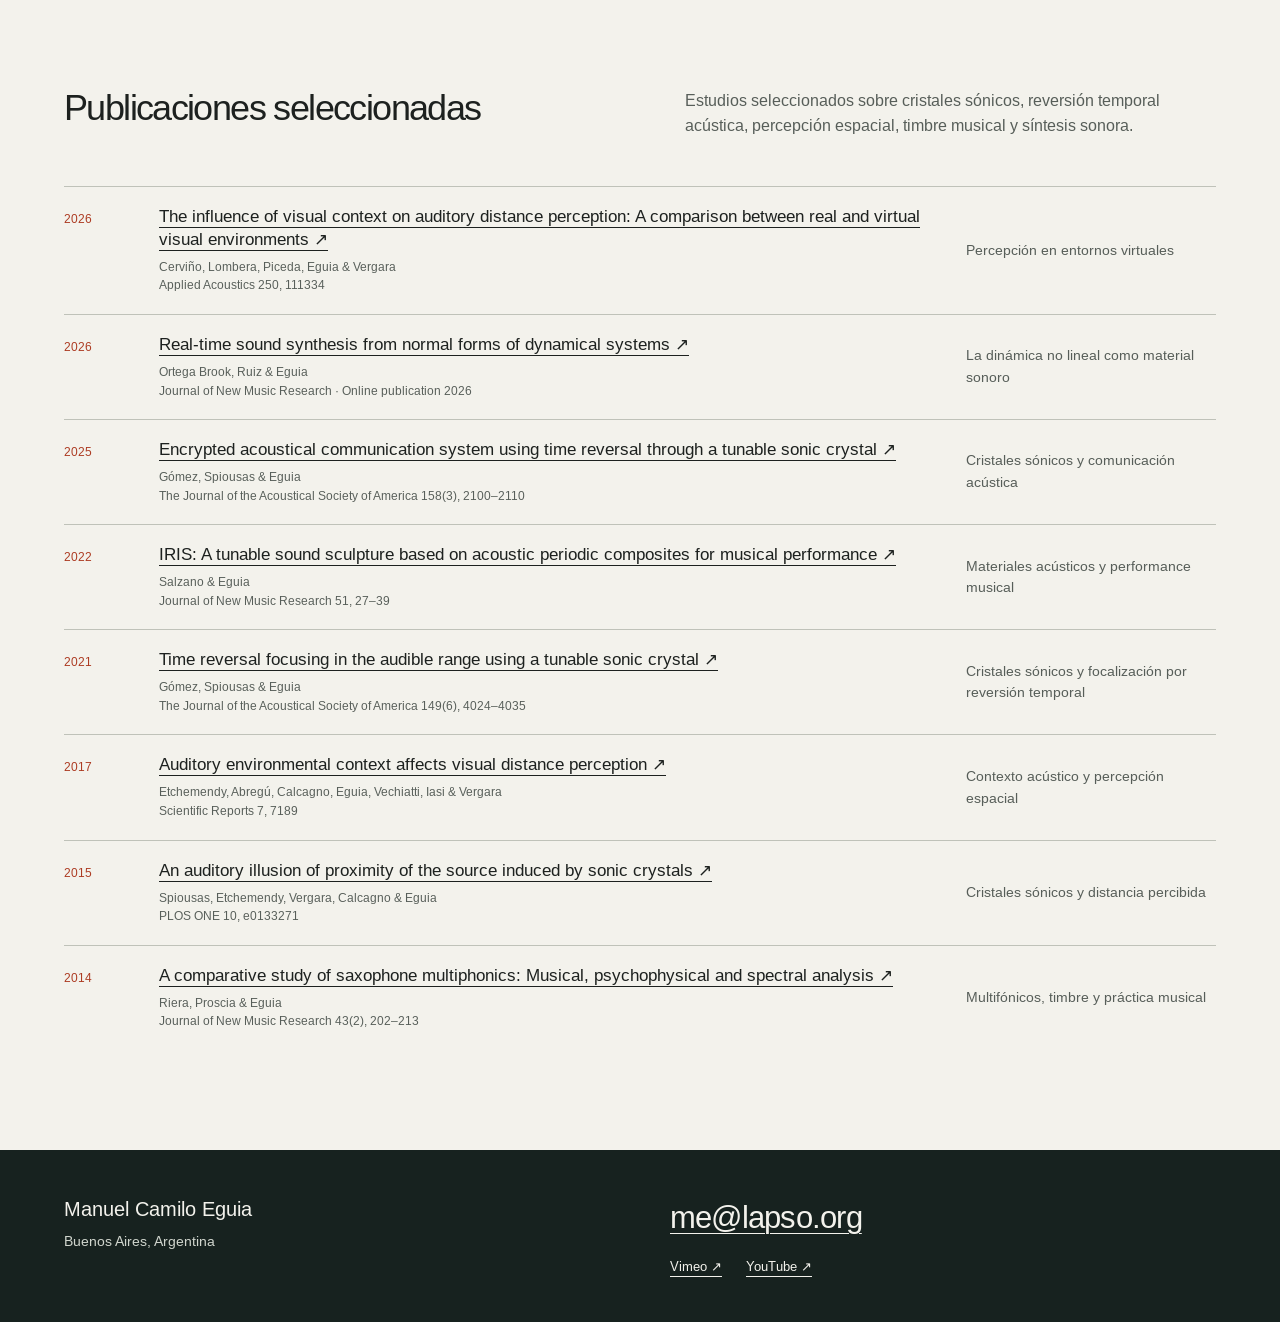
<file: docs/es/index.html>
<!doctype html><html lang="es"><head><meta charset="utf-8"><meta name="viewport" content="width=device-width,initial-scale=1"><title>Manuel Camilo Eguia — Sonido, espacio y percepción</title><meta name="description" content="Trabajo con el sonido, la acústica y la percepción auditiva a través de instalaciones, entornos virtuales y proyectos colectivos."><meta name="theme-color" content="#f3f2ec"><link rel="canonical" href="https://meguia.github.io/dossier/es/"><link rel="alternate" hreflang="en" href="https://meguia.github.io/dossier/"><link rel="alternate" hreflang="es" href="https://meguia.github.io/dossier/es/"><meta property="og:type" content="website"><meta property="og:title" content="Manuel Camilo Eguia — Sonido, espacio y percepción"><meta property="og:description" content="Trabajo con el sonido, la acústica y la percepción auditiva a través de instalaciones, entornos virtuales y proyectos colectivos."><meta property="og:url" content="https://meguia.github.io/dossier/es/"><meta property="og:image" content="https://meguia.github.io/dossier/assets/images/sonic-performance.jpg"><meta name="twitter:card" content="summary_large_image"><link rel="stylesheet" href="../assets/site.css"><script type="application/ld+json">{"@context": "https://schema.org", "@type": "Person", "name": "Manuel Camilo Eguia", "email": "me@lapso.org", "url": "https://meguia.github.io/dossier/", "jobTitle": "Artista sonoro · Físico · Investigador", "sameAs": ["https://vimeo.com/meguia", "https://www.youtube.com/@manueleguia2915"]}</script></head><body><a class="skip" href="#main">Saltar al contenido</a><div class="wrap"><header class="site-header" id="top"><a class="brand" href="../es/">Manuel Camilo Eguia</a><nav class="nav" aria-label="Main"><a href="../es/#works">Obras</a><a href="../es/#practice">Sobre mí</a><a href="../es/#cv">CV</a><a href="../es/#contact">Contacto</a><span class="lang" aria-label="Idioma"><a href="../" lang="en" hreflang="en" >EN</a><a href="../es/" lang="es" hreflang="es" aria-current="page">ES</a></span></nav></header></div><main id="main">
<div class="wrap">
<section class="opening"><p class="opening-text">Trabajo con el sonido, la acústica y la percepción auditiva a través de instalaciones, entornos virtuales y proyectos colectivos.</p><div class="actions"><a class="button" href="../downloads/Manuel-Eguia-Portfolio.pdf">Descargar portfolio <span aria-hidden="true">↓</span></a><a class="text-link" href="../downloads/Manuel-Eguia-CV.pdf">CV seleccionado <small>(Inglés · PDF)</small></a></div></section>
<section class="section selected-works" id="works"><div class="section-heading"><div><p class="eyebrow">01—06</p><h1 class="works-heading">Obras seleccionadas</h1></div><p>Seis proyectos que exploran relaciones entre sonido, materiales, cuerpos y territorio.</p></div><div class="works-grid"><a class="work-card" href="works/sonic-crystal-room/"><img src="../assets/images/sonic-performance.jpg" alt="Intérpretes a contraluz frente a las columnas iluminadas de Sala Cristal Sónico." class="" loading="lazy" decoding="async"><div class="card-meta"><span>01 / Instalación acústica</span><span>2019–2024</span></div><div class="card-title"><h3>Sala Cristal Sónico</h3><span class="arrow" aria-hidden="true">↗</span></div><div class="card-subtitle">Componer con sonido en el espacio mediante metamateriales acústicos</div><div class="card-credit">Manuel Camilo Eguia / Oscar Edelstein</div></a><a class="work-card" href="works/wind-chimes/"><img src="../assets/images/wind-chimes-building.jpg" alt="El equipo arma los grandes tubos metálicos de un llamador sobre una embarcación bajo el puente transbordador." class="" style="object-position:center 78%" loading="lazy" decoding="async"><div class="card-meta"><span>02 / Instalación sonora</span><span>2011</span></div><div class="card-title"><h3>Llamadores de Ángeles</h3><span class="arrow" aria-hidden="true">↗</span></div><div class="card-subtitle">Instalación sonora en el Riachuelo de Buenos Aires</div><div class="card-credit">Kultur Buro Barcelona / Buenos Aires Sonora / LAPSo</div></a><a class="work-card" href="works/iris/"><img src="../assets/images/iris-teaser.jpg" alt="Imagen del teaser de IRIS: luz azul a través de los discos perforados superpuestos de la escultura." class="" loading="lazy" decoding="async"><div class="card-meta"><span>03 / Escultura acústica cinética</span><span>2018–2019</span></div><div class="card-title"><h3>IRIS</h3><span class="arrow" aria-hidden="true">↗</span></div><div class="card-subtitle">Una malla acústica como extensión dinámica de un instrumento musical acústico</div><div class="card-credit">Leonardo Salzano / Manuel Camilo Eguia · LAPSo</div></a><a class="work-card" href="works/transit/"><img src="../assets/images/transit-container.jpg" alt="La galería-contenedor de Transit situada en un paisaje boscoso." class="" loading="lazy" decoding="async"><div class="card-meta"><span>04 / Instalación de realidad virtual para sitio específico</span><span>2023</span></div><div class="card-title"><h3>Transit</h3><span class="arrow" aria-hidden="true">↗</span></div><div class="card-subtitle">Una obra de realidad virtual pospandémica</div><div class="card-credit">Manuel Camilo Eguia / Mauro Zannoli</div></a><a class="work-card" href="works/grapa/"><img src="../assets/images/grapa-circle.jpg" alt="Copleras y copleros sentados en ronda con sus cajas bajo las paredes rocosas del anfiteatro natural." class="" loading="lazy" decoding="async"><div class="card-meta"><span>05 / Patrimonio acústico</span><span>2017–</span></div><div class="card-title"><h3>Proyecto GRAPa</h3><span class="arrow" aria-hidden="true">↗</span></div><div class="card-subtitle">Un encuentro entre la música y el paisaje</div><div class="card-credit">Proyecto GRAPa · Manuel Camilo Eguia, Francisco Durante, Damián Payo, Mauro Zannoli</div></a><a class="work-card" href="works/biocenosis/"><img src="../assets/images/biocenosis.jpg" alt="Edificios iluminados de la maqueta urbana de Biocenosis bajo una proyección atmosférica azul." class="" loading="lazy" decoding="async"><div class="card-meta"><span>06 / Instalación interactiva</span><span>2022</span></div><div class="card-title"><h3>Biocenosis</h3><span class="arrow" aria-hidden="true">↗</span></div><div class="card-subtitle">Una ciudad posapocalíptica como sistema interdependiente</div><div class="card-credit">Sigismond de Vajay &amp; Kevin Lesquenner + LAPSo</div></a></div></section>
</div>
<section class="statement-section" id="practice"><div class="about-layout"><figure class="about-image"><img src="../assets/images/portrait.jpg" alt="Manuel Camilo Eguia" class="about-portrait" loading="lazy" decoding="async"></figure><div class="about-copy"><p class="eyebrow">Sobre mí</p><h2>Práctica artística e investigación científica</h2><p>Mi base profesional es la investigación en física, dinámica no lineal, neurociencias y acústica. Trabajo en Buenos Aires, Argentina, en la Escuela Universitaria de Artes de la <a class="institution-link" href="https://www.unq.edu.ar/">Universidad Nacional de Quilmes</a>. Desde hace 25 años formo artistas y vinculo el arte y la ciencia a través del trabajo en el laboratorio <a class="institution-link" href="https://lapso.org/">LAPSo</a> y de colaboraciones internacionales.</p><p>Desarrollo obras a partir de preguntas actuales sobre sonido, acústica y percepción auditiva. Estos proyectos estudian cómo los materiales acústicos afectan la escucha, cómo los entornos virtuales modifican la percepción del espacio y cómo las prácticas musicales se relacionan con sus entornos acústicos.</p><p>Utilizo modelos científicos, experimentos y desarrollos técnicos para explorar espacios, condiciones acústicas y modos de escucha específicos.</p></div></div></section>
<div class="wrap">
<section class="section interdisciplinary-section" id="interdisciplinary"><h2>Trabajo interdisciplinario</h2><div class="interdisciplinary-grid"><div><p>Fundé el Laboratorio de Acústica y Percepción Sonora (<a class="institution-link" href="https://lapso.org/">LAPSo</a>) en la <a class="institution-link" href="https://www.unq.edu.ar/">Universidad Nacional de Quilmes</a> en 2007. Trabajamos como investigadores y artistas en experimentación acústica, espacialización del sonido, diseño de instrumentos, percepción auditiva y entornos virtuales.</p><p>Doy clases y acompaño proyectos de música, artes escénicas y artes visuales. También dirijo tesis doctorales entre ciencia, arte y tecnología y participo en talleres internacionales con personas de distintas disciplinas.</p><p>También formo parte del <a class="institution-link" href="https://haptic.nhrz.de/">Haptic Thought Laboratory</a>, iniciado por Julian Rohrhuber en el Instituto de Música y Medios (IMM) de la Robert Schumann Hochschule Düsseldorf. Exploramos el tacto, el sonido y los sistemas dinámicos mediante interfaces con retroalimentación de fuerza, programación en vivo y prácticas participativas.</p></div><div class="current"><h3>Investigación actual: reversión temporal acústica</h3><p>En LAPSo, estamos extendiendo nuestra investigación sobre reversión temporal acústica a pulsos que viajan por láminas de acero. Estudiamos cómo la flexión de la superficie modifica la focalización, el timbre y la radiación sonora, y cómo esos cambios se relacionan con el gesto y la escucha espacial.</p></div></div><p class="collective-description">También trabajamos como colectivo artístico y brindamos apoyo técnico a otros artistas y colectivos, a través del diseño sonoro y el desarrollo tecnológico.</p></section>
<section class="section collab-section" id="collaborations"><h2>Colaboraciones internacionales seleccionadas</h2><ul class="list collab-list"><li><span class="year">2023–2024</span><div><h4>Beehive / Colmena</h4><p>Jorge Macchi</p><p>Realización sonora multicanal. What the Night Tells the Day, PAC, Milán.</p></div></li><li><span class="year">2023</span><div><h4>Glockenbuch IV (Spectre Maria dei Carmini)</h4><p>Marcus Schmickler, en colaboración con Julian Rohrhuber</p><p>Colaboración sonora multicanal. Programa Sound Microscopies, Biennale Musica, Venecia.</p></div></li><li><span class="year">2021</span><div><h4>Reliquias</h4><p>Jorge Caterbetti</p><p>Colaboración técnica en la instalación dedicada a Julio López. Centro Cultural Kirchner, Buenos Aires.</p></div></li><li><span class="year">2020</span><div><h4>La Cathédrale engloutie</h4><p>Jorge Macchi</p><p>Desarrollo de la instalación sonora, con apoyo de la UNQ. Musée cantonal des Beaux-Arts, Lausana. 10 de septiembre–22 de noviembre.</p></div></li><li><span class="year">2019</span><div><h4>Huella Sonora / Alfombra Sonora</h4><p>Jorge Caterbetti</p><p>Colaboración técnica en una instalación sonora interactiva del proyecto Green Carpet. Centro Cultural de la Ciencia, Buenos Aires.</p></div></li></ul></section>
<section class="section workshops-section" id="workshops"><div class="workshops-grid"><div><h2>Talleres en PAF</h2><p>Participo en el proyecto L.I.F.E., iniciado por Gabriel Catren en el Performing Arts Forum de Saint-Erme, Francia. En estos talleres exploramos preguntas científicas y matemáticas mediante la experimentación artística colectiva.</p></div><div><ul class="list"><li><span class="year">2022</span><div><h4>Deeply Organized Chaos</h4><p>A cargo del taller. Caos y complejidad a través de conceptos accesibles, fractales, experimentación sonora y experiencias corporales. 7–13 de julio.</p></div></li><li><span class="year">2023</span><div><h4>Hot Identities and Vicious Abstractions</h4><p>Asistencia a Gabriel Catren, junto a Jonathan Lorand, en un taller sobre los fundamentos de la matemática. 21–29 de octubre.</p></div></li><li><span class="year">2025</span><div><h4>The Infinite, the Infinitesimal and the Imaginary</h4><p>Asistencia a Gabriel Catren, junto a Jonathan Lorand y Emily Roff. Una exploración del cálculo, el infinito y el pensamiento matemático. 20–28 de octubre.</p></div></li></ul></div></div></section>
<section class="section cv-section" id="cv"><div class="section-heading"><h2>CV seleccionado</h2><div><p>Trayectoria en investigación, docencia y práctica artística.</p><div class="actions"><a class="button" href="../downloads/Manuel-Eguia-Portfolio.pdf">Descargar portfolio <span aria-hidden="true">↓</span></a><a class="text-link" href="../downloads/Manuel-Eguia-CV.pdf">CV seleccionado <small>(Inglés · PDF)</small></a></div></div></div><div class="cv-columns"><div><h3>Investigación y docencia</h3><ul class="list"><li><span class="year">2026–</span><div><h4>Director de ArCiTeS</h4><p>Instituto de Investigaciones en Arte, Ciencia, Tecnología y Sociedad, Universidad Nacional de Quilmes.</p></div></li><li><span class="year">2019–</span><div><h4>Profesor titular</h4><p>Escuela Universitaria de Artes, Universidad Nacional de Quilmes.</p></div></li><li><span class="year">Actualidad</span><div><h4>Investigador, <a class="institution-link" href="https://haptic.nhrz.de/">Haptic Thought Laboratory</a></h4><p>Con Julian Rohrhuber en el IMM, Robert Schumann Hochschule Düsseldorf.</p></div></li><li><span class="year">2017</span><div><h4>Fundador de Proyecto GRAPa</h4><p>Grupo de Relevamiento Acústico del Patrimonio.</p></div></li><li><span class="year">2007</span><div><h4>Fundador de <a class="institution-link" href="https://lapso.org/">LAPSo</a></h4><p>Laboratorio de Acústica y Percepción Sonora, Universidad Nacional de Quilmes.</p></div></li><li><span class="year">2004–</span><div><h4>Investigador del CONICET</h4><p>Física, dinámica no lineal, neurociencias y acústica.</p></div></li></ul><p class="programme">Dirijo Perspectiva Acústica, Etapa II (2025–2029), un programa de investigación de la UNQ integrado por siete proyectos.</p><h3>Formación</h3><ul class="list"><li><span class="year">2002</span><div><h4>Doctor en Ciencias Físicas</h4><p>Universidad de Buenos Aires.</p></div></li><li><span class="year">1998</span><div><h4>Licenciado en Ciencias Físicas</h4><p>Universidad de Buenos Aires.</p></div></li></ul></div><div><h3>Exposiciones, residencias y apoyos</h3><ul class="list"><li><span class="year">2024</span><div><h4>Sala Cristal Sónico</h4><p>Programa de apertura del Festival de Nueva Ópera, cheLA, Buenos Aires. Con Oscar Edelstein.</p></div></li><li><span class="year">2023</span><div><h4>Transit · Residencia y encargo</h4><p>Northern Sustainable Futures, Moskosel, Suecia. Con Mauro Zannoli, para iM Konsthall.</p></div></li><li><span class="year">2022</span><div><h4>Biocenosis · 13.ª Bienal del Mercosur</h4><p>Porto Alegre, Brasil. Sigismond de Vajay y Kevin Lesquenner + LAPSo.</p></div></li><li><span class="year">2021</span><div><h4>Subvención de investigación de la Fundación Cultural Latin GRAMMY</h4><p>Con Proyecto GRAPa: registro del canto con caja en entornos acústicos originarios.</p></div></li><li><span class="year">2019</span><div><h4>Sala Cristal Sónico · Primera presentación</h4><p>Auditorio Nicolás Casullo, Universidad Nacional de Quilmes, Bernal.</p></div></li><li><span class="year">2019</span><div><h4>IRIS · Programación de Sala Cristal Sónico</h4><p>Asesoramiento científico y desarrollo junto a Leonardo Salzano. UNQ, Bernal.</p></div></li><li><span class="year">2011</span><div><h4>Llamadores de Ángeles / Lluvia de Arañas sobre el Riachuelo</h4><p>Diseño de instrumentos, construcción y performance. Kultur Buro Barcelona / Buenos Aires Sonora / LAPSo. La Noche de los Museos, Buenos Aires.</p></div></li></ul></div></div><div class="research"><div class="research-head"><h3>Publicaciones seleccionadas</h3><p>Estudios seleccionados sobre cristales sónicos, reversión temporal acústica, percepción espacial, timbre musical y síntesis sonora.</p></div><ol class="publications"><li><span class="year">2026</span><div><div class="publication-title"><a href="https://doi.org/10.1016/j.apacoust.2026.111334">The influence of visual context on auditory distance perception: A comparison between real and virtual visual environments ↗</a></div><div class="publication-meta">Cerviño, Lombera, Piceda, Eguia &amp; Vergara<br>Applied Acoustics 250, 111334</div></div><span class="publication-theme">Percepción en entornos virtuales</span></li><li><span class="year">2026</span><div><div class="publication-title"><a href="https://doi.org/10.1080/09298215.2026.2634043">Real-time sound synthesis from normal forms of dynamical systems ↗</a></div><div class="publication-meta">Ortega Brook, Ruiz &amp; Eguia<br>Journal of New Music Research · Online publication 2026</div></div><span class="publication-theme">La dinámica no lineal como material sonoro</span></li><li><span class="year">2025</span><div><div class="publication-title"><a href="https://doi.org/10.1121/10.0039245">Encrypted acoustical communication system using time reversal through a tunable sonic crystal ↗</a></div><div class="publication-meta">Gómez, Spiousas &amp; Eguia<br>The Journal of the Acoustical Society of America 158(3), 2100–2110</div></div><span class="publication-theme">Cristales sónicos y comunicación acústica</span></li><li><span class="year">2022</span><div><div class="publication-title"><a href="https://doi.org/10.1080/09298215.2022.2049313">IRIS: A tunable sound sculpture based on acoustic periodic composites for musical performance ↗</a></div><div class="publication-meta">Salzano &amp; Eguia<br>Journal of New Music Research 51, 27–39</div></div><span class="publication-theme">Materiales acústicos y performance musical</span></li><li><span class="year">2021</span><div><div class="publication-title"><a href="https://doi.org/10.1121/10.0005196">Time reversal focusing in the audible range using a tunable sonic crystal ↗</a></div><div class="publication-meta">Gómez, Spiousas &amp; Eguia<br>The Journal of the Acoustical Society of America 149(6), 4024–4035</div></div><span class="publication-theme">Cristales sónicos y focalización por reversión temporal</span></li><li><span class="year">2017</span><div><div class="publication-title"><a href="https://doi.org/10.1038/s41598-017-06495-3">Auditory environmental context affects visual distance perception ↗</a></div><div class="publication-meta">Etchemendy, Abregú, Calcagno, Eguia, Vechiatti, Iasi &amp; Vergara<br>Scientific Reports 7, 7189</div></div><span class="publication-theme">Contexto acústico y percepción espacial</span></li><li><span class="year">2015</span><div><div class="publication-title"><a href="https://doi.org/10.1371/journal.pone.0133271">An auditory illusion of proximity of the source induced by sonic crystals ↗</a></div><div class="publication-meta">Spiousas, Etchemendy, Vergara, Calcagno &amp; Eguia<br>PLOS ONE 10, e0133271</div></div><span class="publication-theme">Cristales sónicos y distancia percibida</span></li><li><span class="year">2014</span><div><div class="publication-title"><a href="https://doi.org/10.1080/09298215.2013.860993">A comparative study of saxophone multiphonics: Musical, psychophysical and spectral analysis ↗</a></div><div class="publication-meta">Riera, Proscia &amp; Eguia<br>Journal of New Music Research 43(2), 202–213</div></div><span class="publication-theme">Multifónicos, timbre y práctica musical</span></li></ol></div></section>
</div></main><footer class="contact-section" id="contact" aria-label="Contacto"><div class="contact-grid"><div><p class="contact-name">Manuel Camilo Eguia</p><p class="contact-location">Buenos Aires, Argentina</p></div><address><a class="email" href="mailto:me@lapso.org">me@lapso.org</a><div class="channels"><a href="https://vimeo.com/meguia">Vimeo ↗</a><a href="https://www.youtube.com/@manueleguia2915">YouTube ↗</a></div></address></div></footer></body></html>
</file>
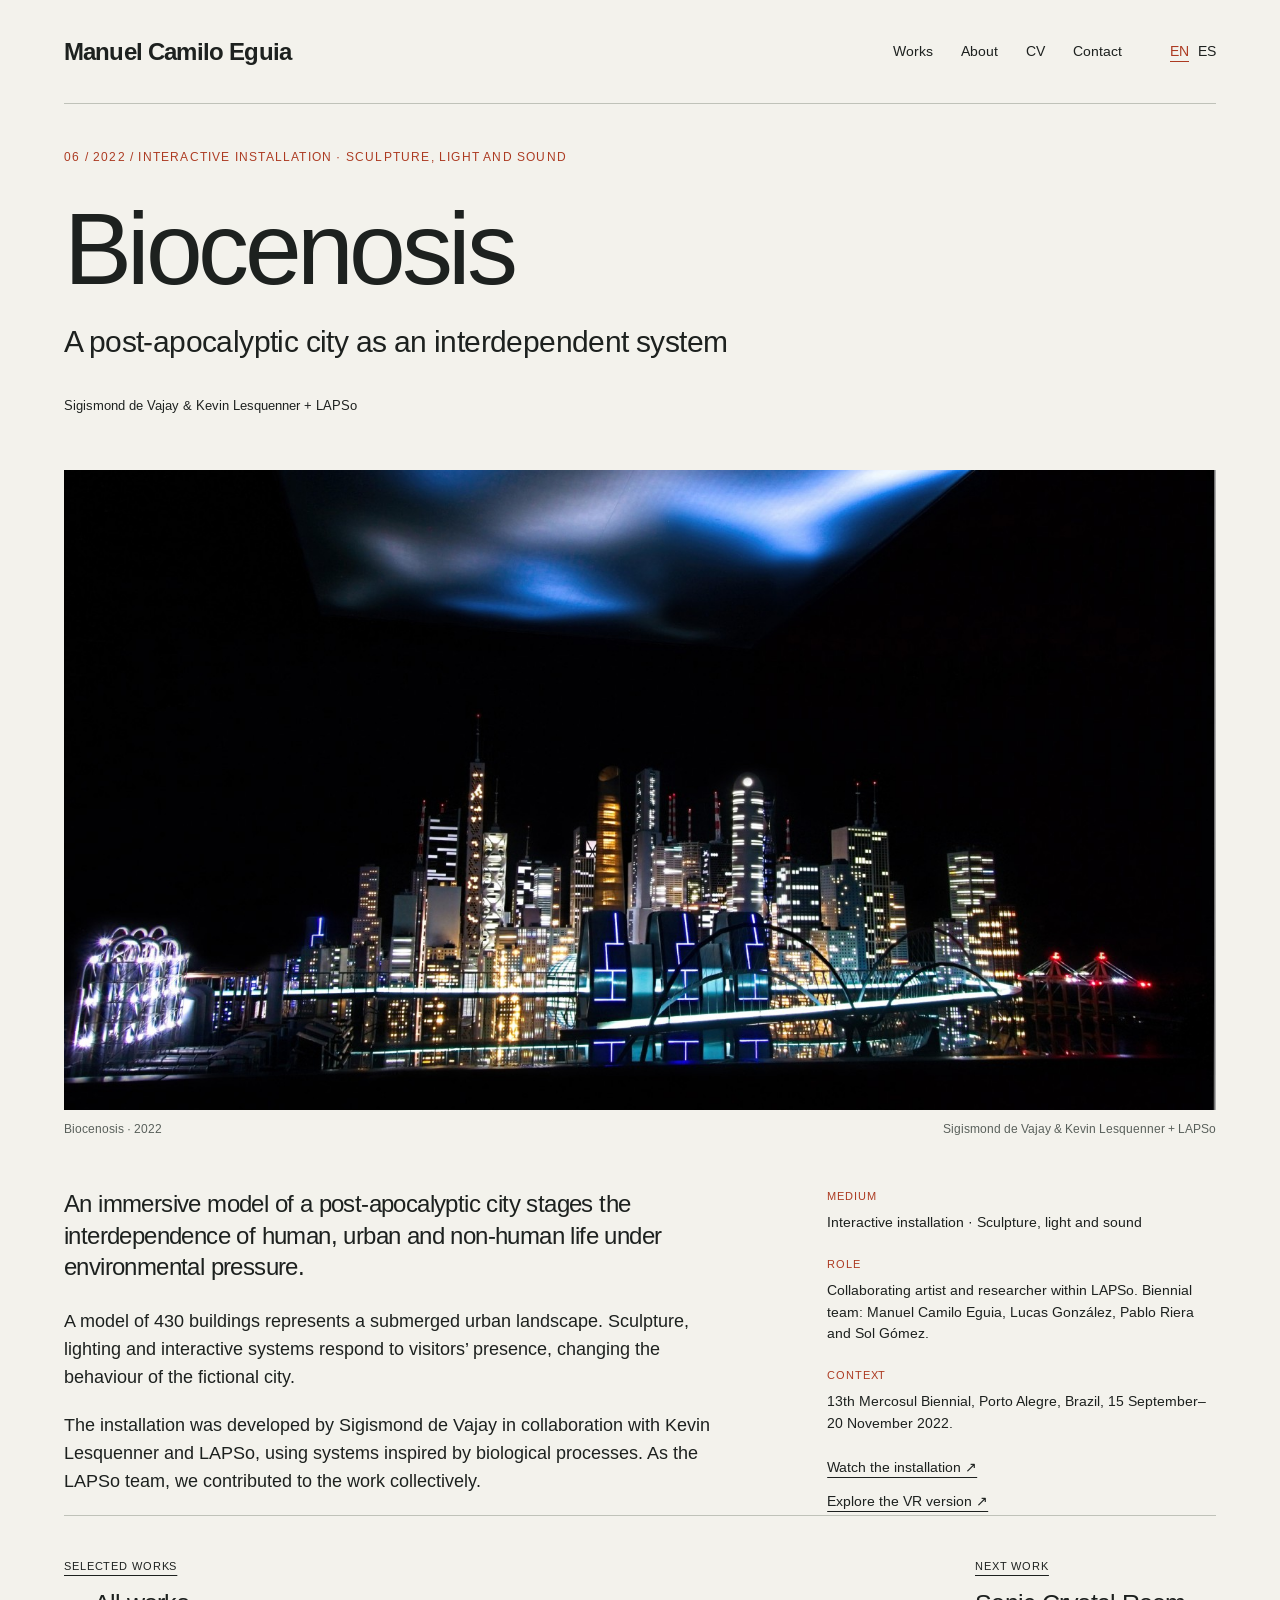
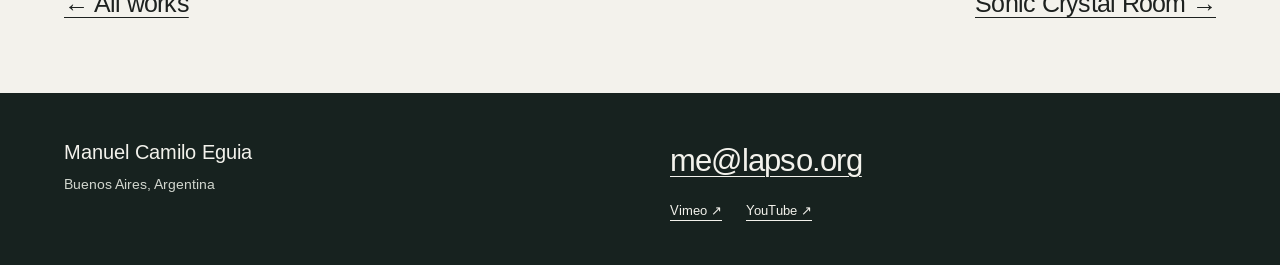
<file: docs/works/biocenosis/index.html>
<!doctype html><html lang="en"><head><meta charset="utf-8"><meta name="viewport" content="width=device-width,initial-scale=1"><title>Biocenosis — Manuel Camilo Eguia — Sound, space &amp; perception</title><meta name="description" content="An immersive model of a post-apocalyptic city stages the interdependence of human, urban and non-human life under environmental pressure."><meta name="theme-color" content="#f3f2ec"><link rel="canonical" href="https://meguia.github.io/dossier/works/biocenosis/"><link rel="alternate" hreflang="en" href="https://meguia.github.io/dossier/works/biocenosis/"><link rel="alternate" hreflang="es" href="https://meguia.github.io/dossier/es/works/biocenosis/"><meta property="og:type" content="website"><meta property="og:title" content="Biocenosis — Manuel Camilo Eguia — Sound, space &amp; perception"><meta property="og:description" content="An immersive model of a post-apocalyptic city stages the interdependence of human, urban and non-human life under environmental pressure."><meta property="og:url" content="https://meguia.github.io/dossier/works/biocenosis/"><meta property="og:image" content="https://meguia.github.io/dossier/assets/images/biocenosis.jpg"><meta name="twitter:card" content="summary_large_image"><link rel="stylesheet" href="../../assets/site.css"><script type="application/ld+json">{"@context": "https://schema.org", "@type": "Person", "name": "Manuel Camilo Eguia", "email": "me@lapso.org", "url": "https://meguia.github.io/dossier/", "jobTitle": "Sound artist · Physicist · Researcher", "sameAs": ["https://vimeo.com/meguia", "https://www.youtube.com/@manueleguia2915"]}</script></head><body><a class="skip" href="#main">Skip to content</a><div class="wrap"><header class="site-header" id="top"><a class="brand" href="../../">Manuel Camilo Eguia</a><nav class="nav" aria-label="Main"><a href="../../#works">Works</a><a href="../../#practice">About</a><a href="../../#cv">CV</a><a href="../../#contact">Contact</a><span class="lang" aria-label="Language"><a href="../../works/biocenosis/" lang="en" hreflang="en" aria-current="page">EN</a><a href="../../es/works/biocenosis/" lang="es" hreflang="es" >ES</a></span></nav></header></div><main class="wrap" id="main"><section class="project-intro"><p class="eyebrow">06 / 2022 / Interactive installation · Sculpture, light and sound</p><h1 class="project-title">Biocenosis</h1><p class="project-subtitle">A post-apocalyptic city as an interdependent system</p><p class="project-credit">Sigismond de Vajay &amp; Kevin Lesquenner + LAPSo</p></section><figure><img src="../../assets/images/biocenosis.jpg" alt="Illuminated buildings in the city model of Biocenosis beneath a blue atmospheric projection." class="project-hero" loading="eager" decoding="async"><figcaption class="caption"><span>Biocenosis · 2022</span><span>Sigismond de Vajay &amp; Kevin Lesquenner + LAPSo</span></figcaption></figure><section class="project-text"><div class="project-body"><p class="lead">An immersive model of a post-apocalyptic city stages the interdependence of human, urban and non-human life under environmental pressure.</p><p>A model of 430 buildings represents a submerged urban landscape. Sculpture, lighting and interactive systems respond to visitors’ presence, changing the behaviour of the fictional city.</p><p>The installation was developed by Sigismond de Vajay in collaboration with Kevin Lesquenner and LAPSo, using systems inspired by biological processes. As the LAPSo team, we contributed to the work collectively.</p></div><aside><dl class="project-facts"><dt>Medium</dt><dd>Interactive installation · Sculpture, light and sound</dd><dt>Role</dt><dd>Collaborating artist and researcher within LAPSo. Biennial team: Manuel Camilo Eguia, Lucas González, Pablo Riera and Sol Gómez.</dd><dt>Context</dt><dd>13th Mercosul Biennial, Porto Alegre, Brazil, 15 September–20 November 2022.</dd></dl><div class="project-links"><a href="https://vimeo.com/783477718">Watch the installation ↗</a><a href="https://vimeo.com/989050137">Explore the VR version ↗</a></div></aside></section><nav class="other-works" aria-label="Other works"><a href="../../#works"><small>Selected works</small><strong>← All works</strong></a><a href="../sonic-crystal-room/"><small>Next work</small><strong>Sonic Crystal Room →</strong></a></nav></main><footer class="contact-section" id="contact" aria-label="Contact"><div class="contact-grid"><div><p class="contact-name">Manuel Camilo Eguia</p><p class="contact-location">Buenos Aires, Argentina</p></div><address><a class="email" href="mailto:me@lapso.org">me@lapso.org</a><div class="channels"><a href="https://vimeo.com/meguia">Vimeo ↗</a><a href="https://www.youtube.com/@manueleguia2915">YouTube ↗</a></div></address></div></footer></body></html>
</file>
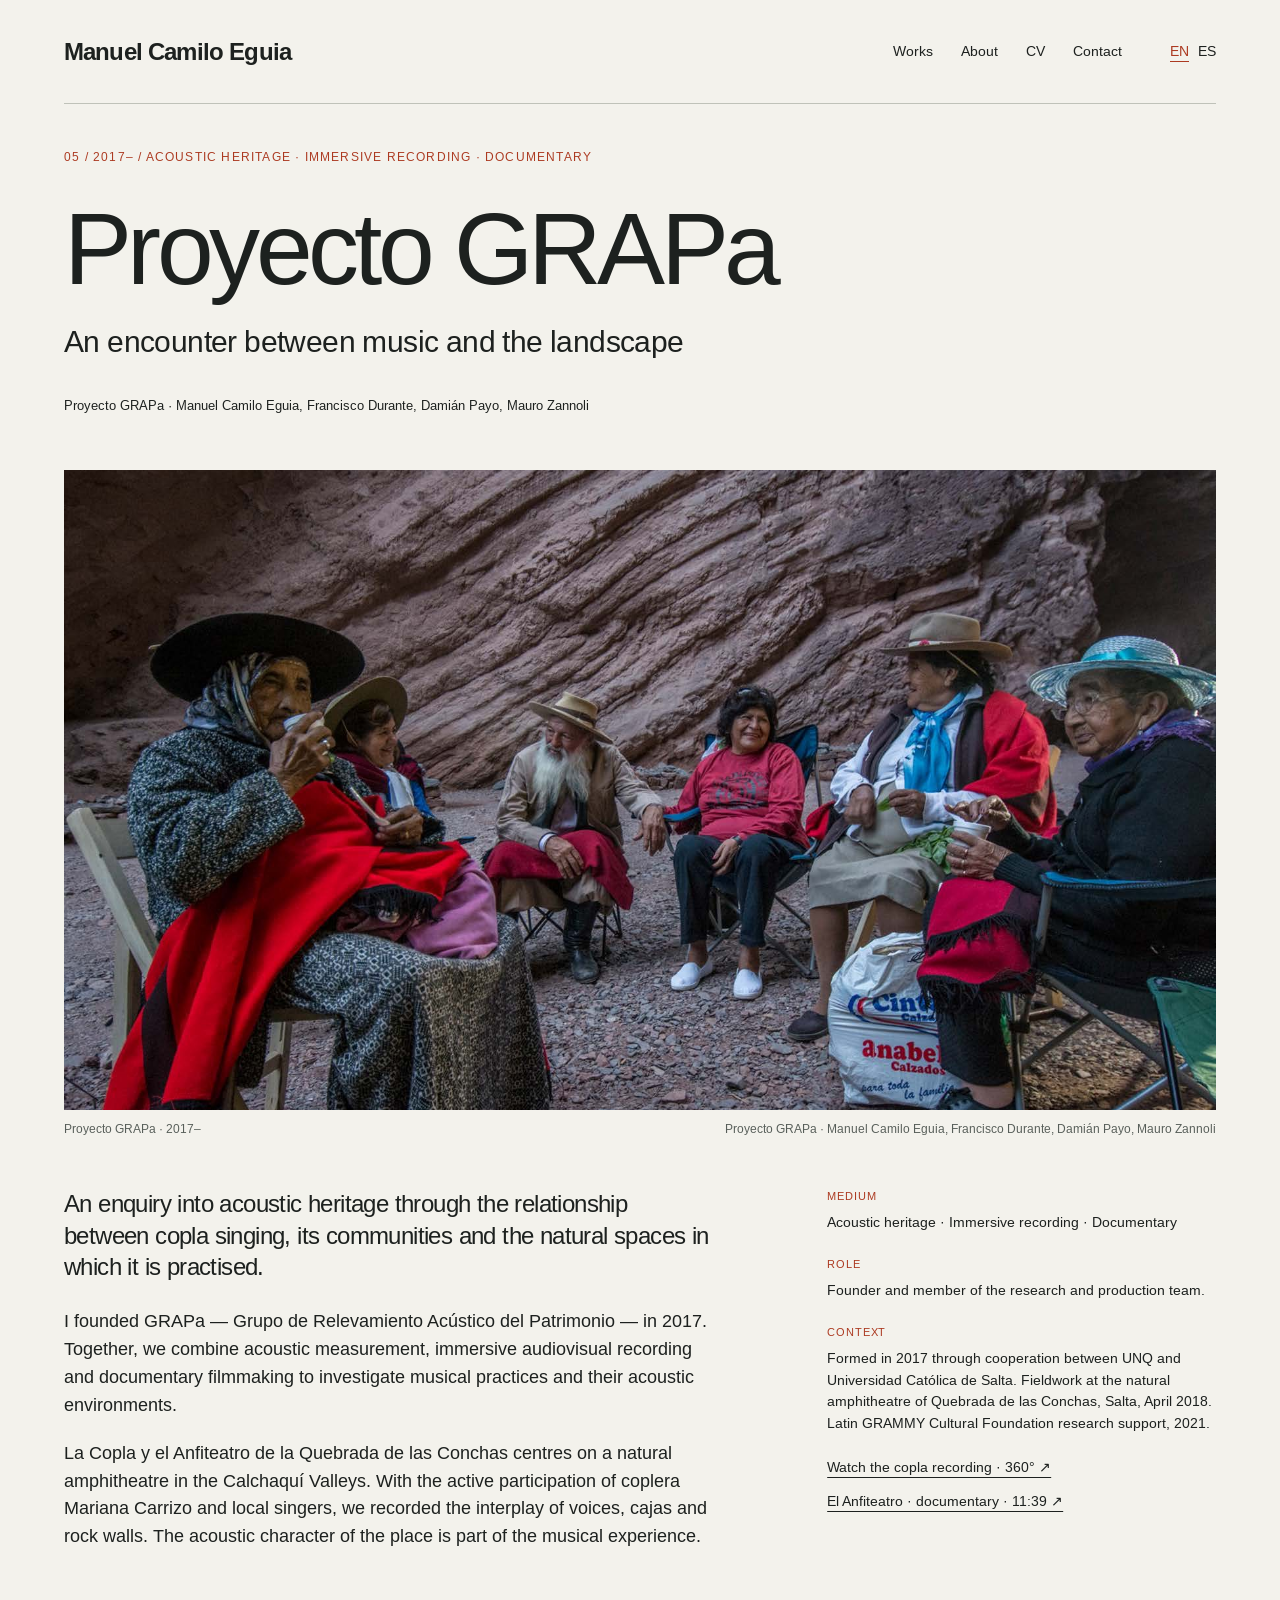
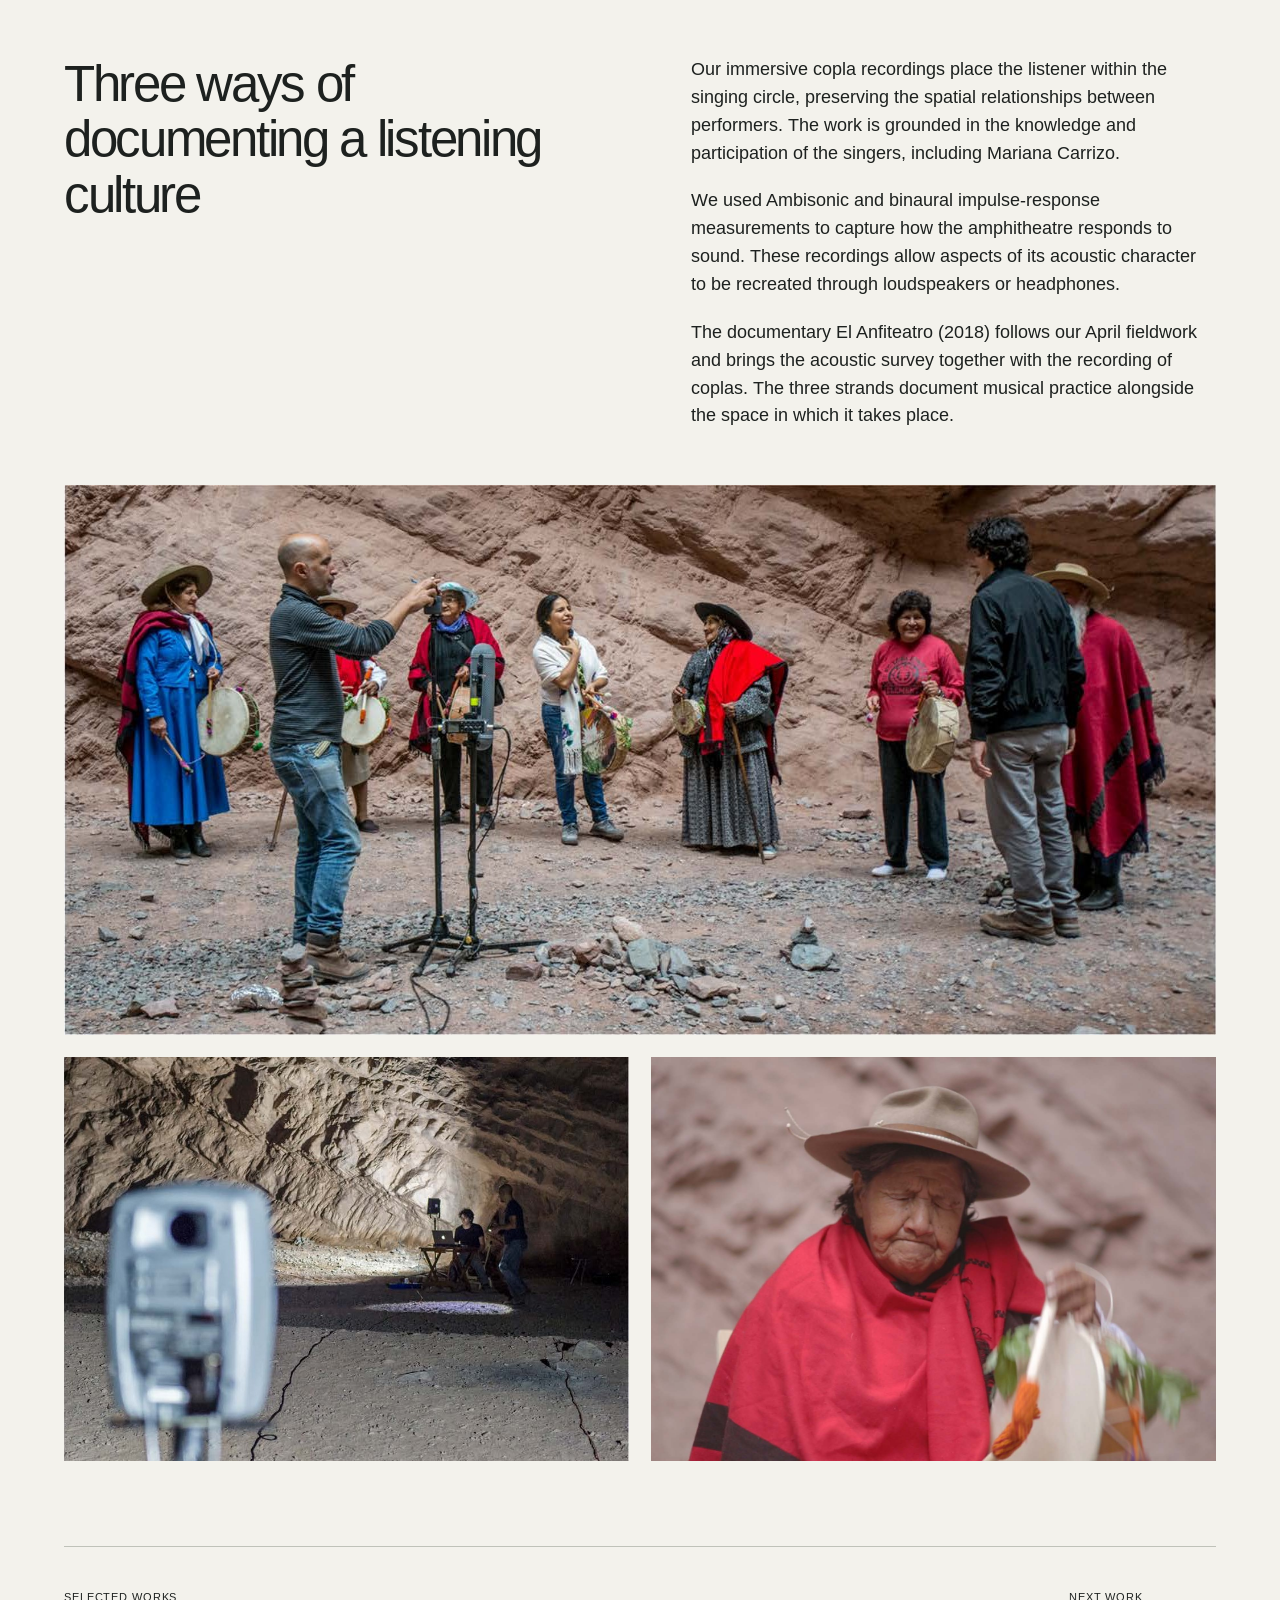
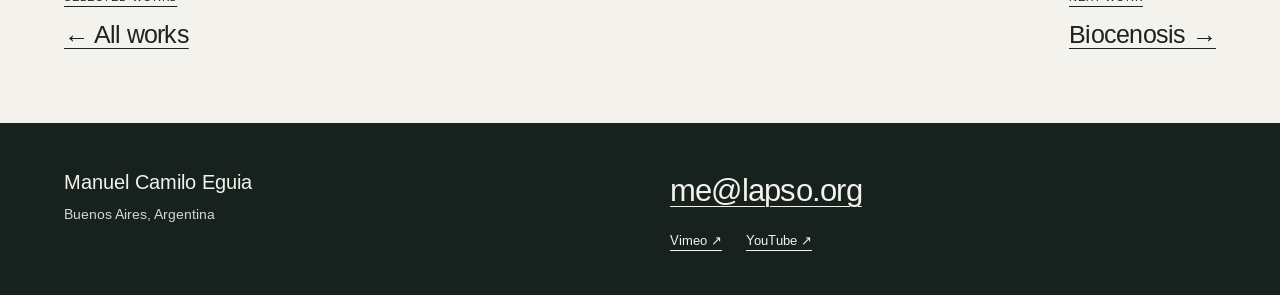
<file: docs/works/grapa/index.html>
<!doctype html><html lang="en"><head><meta charset="utf-8"><meta name="viewport" content="width=device-width,initial-scale=1"><title>Proyecto GRAPa — Manuel Camilo Eguia — Sound, space &amp; perception</title><meta name="description" content="An enquiry into acoustic heritage through the relationship between copla singing, its communities and the natural spaces in which it is practised."><meta name="theme-color" content="#f3f2ec"><link rel="canonical" href="https://meguia.github.io/dossier/works/grapa/"><link rel="alternate" hreflang="en" href="https://meguia.github.io/dossier/works/grapa/"><link rel="alternate" hreflang="es" href="https://meguia.github.io/dossier/es/works/grapa/"><meta property="og:type" content="website"><meta property="og:title" content="Proyecto GRAPa — Manuel Camilo Eguia — Sound, space &amp; perception"><meta property="og:description" content="An enquiry into acoustic heritage through the relationship between copla singing, its communities and the natural spaces in which it is practised."><meta property="og:url" content="https://meguia.github.io/dossier/works/grapa/"><meta property="og:image" content="https://meguia.github.io/dossier/assets/images/grapa-circle.jpg"><meta name="twitter:card" content="summary_large_image"><link rel="stylesheet" href="../../assets/site.css"><script type="application/ld+json">{"@context": "https://schema.org", "@type": "Person", "name": "Manuel Camilo Eguia", "email": "me@lapso.org", "url": "https://meguia.github.io/dossier/", "jobTitle": "Sound artist · Physicist · Researcher", "sameAs": ["https://vimeo.com/meguia", "https://www.youtube.com/@manueleguia2915"]}</script></head><body><a class="skip" href="#main">Skip to content</a><div class="wrap"><header class="site-header" id="top"><a class="brand" href="../../">Manuel Camilo Eguia</a><nav class="nav" aria-label="Main"><a href="../../#works">Works</a><a href="../../#practice">About</a><a href="../../#cv">CV</a><a href="../../#contact">Contact</a><span class="lang" aria-label="Language"><a href="../../works/grapa/" lang="en" hreflang="en" aria-current="page">EN</a><a href="../../es/works/grapa/" lang="es" hreflang="es" >ES</a></span></nav></header></div><main class="wrap" id="main"><section class="project-intro"><p class="eyebrow">05 / 2017– / Acoustic heritage · Immersive recording · Documentary</p><h1 class="project-title">Proyecto GRAPa</h1><p class="project-subtitle">An encounter between music and the landscape</p><p class="project-credit">Proyecto GRAPa · Manuel Camilo Eguia, Francisco Durante, Damián Payo, Mauro Zannoli</p></section><figure><img src="../../assets/images/grapa-circle.jpg" alt="Copla singers seated in a circle with their cajas beneath the rock walls of the natural amphitheatre." class="project-hero" loading="eager" decoding="async"><figcaption class="caption"><span>Proyecto GRAPa · 2017–</span><span>Proyecto GRAPa · Manuel Camilo Eguia, Francisco Durante, Damián Payo, Mauro Zannoli</span></figcaption></figure><section class="project-text"><div class="project-body"><p class="lead">An enquiry into acoustic heritage through the relationship between copla singing, its communities and the natural spaces in which it is practised.</p><p>I founded GRAPa — Grupo de Relevamiento Acústico del Patrimonio — in 2017. Together, we combine acoustic measurement, immersive audiovisual recording and documentary filmmaking to investigate musical practices and their acoustic environments.</p><p>La Copla y el Anfiteatro de la Quebrada de las Conchas centres on a natural amphitheatre in the Calchaquí Valleys. With the active participation of coplera Mariana Carrizo and local singers, we recorded the interplay of voices, cajas and rock walls. The acoustic character of the place is part of the musical experience.</p></div><aside><dl class="project-facts"><dt>Medium</dt><dd>Acoustic heritage · Immersive recording · Documentary</dd><dt>Role</dt><dd>Founder and member of the research and production team.</dd><dt>Context</dt><dd>Formed in 2017 through cooperation between UNQ and Universidad Católica de Salta. Fieldwork at the natural amphitheatre of Quebrada de las Conchas, Salta, April 2018. Latin GRAMMY Cultural Foundation research support, 2021.</dd></dl><div class="project-links"><a href="https://youtu.be/HOucTh3RDHM">Watch the copla recording · 360° ↗</a><a href="https://vimeo.com/289015575">El Anfiteatro · documentary · 11:39 ↗</a></div></aside></section><section class="project-detail"><div class="detail-text"><h2>Three ways of documenting a listening culture</h2><div><p>Our immersive copla recordings place the listener within the singing circle, preserving the spatial relationships between performers. The work is grounded in the knowledge and participation of the singers, including Mariana Carrizo.</p><p>We used Ambisonic and binaural impulse-response measurements to capture how the amphitheatre responds to sound. These recordings allow aspects of its acoustic character to be recreated through loudspeakers or headphones.</p><p>The documentary El Anfiteatro (2018) follows our April fieldwork and brings the acoustic survey together with the recording of coplas. The three strands document musical practice alongside the space in which it takes place.</p></div></div><img src="../../assets/images/grapa-fieldwork.jpg" alt="Singers and recording equipment during GRAPa fieldwork at Quebrada de las Conchas." class="detail-photo" loading="lazy" decoding="async"><div class="gallery "><img src="../../assets/images/grapa-acoustics.jpg" alt="Proyecto GRAPa — project documentation" class="" loading="lazy" decoding="async"><img src="../../assets/images/grapa-coplera.jpg" alt="Proyecto GRAPa — project documentation" class="" loading="lazy" decoding="async"></div></section><nav class="other-works" aria-label="Other works"><a href="../../#works"><small>Selected works</small><strong>← All works</strong></a><a href="../biocenosis/"><small>Next work</small><strong>Biocenosis →</strong></a></nav></main><footer class="contact-section" id="contact" aria-label="Contact"><div class="contact-grid"><div><p class="contact-name">Manuel Camilo Eguia</p><p class="contact-location">Buenos Aires, Argentina</p></div><address><a class="email" href="mailto:me@lapso.org">me@lapso.org</a><div class="channels"><a href="https://vimeo.com/meguia">Vimeo ↗</a><a href="https://www.youtube.com/@manueleguia2915">YouTube ↗</a></div></address></div></footer></body></html>
</file>
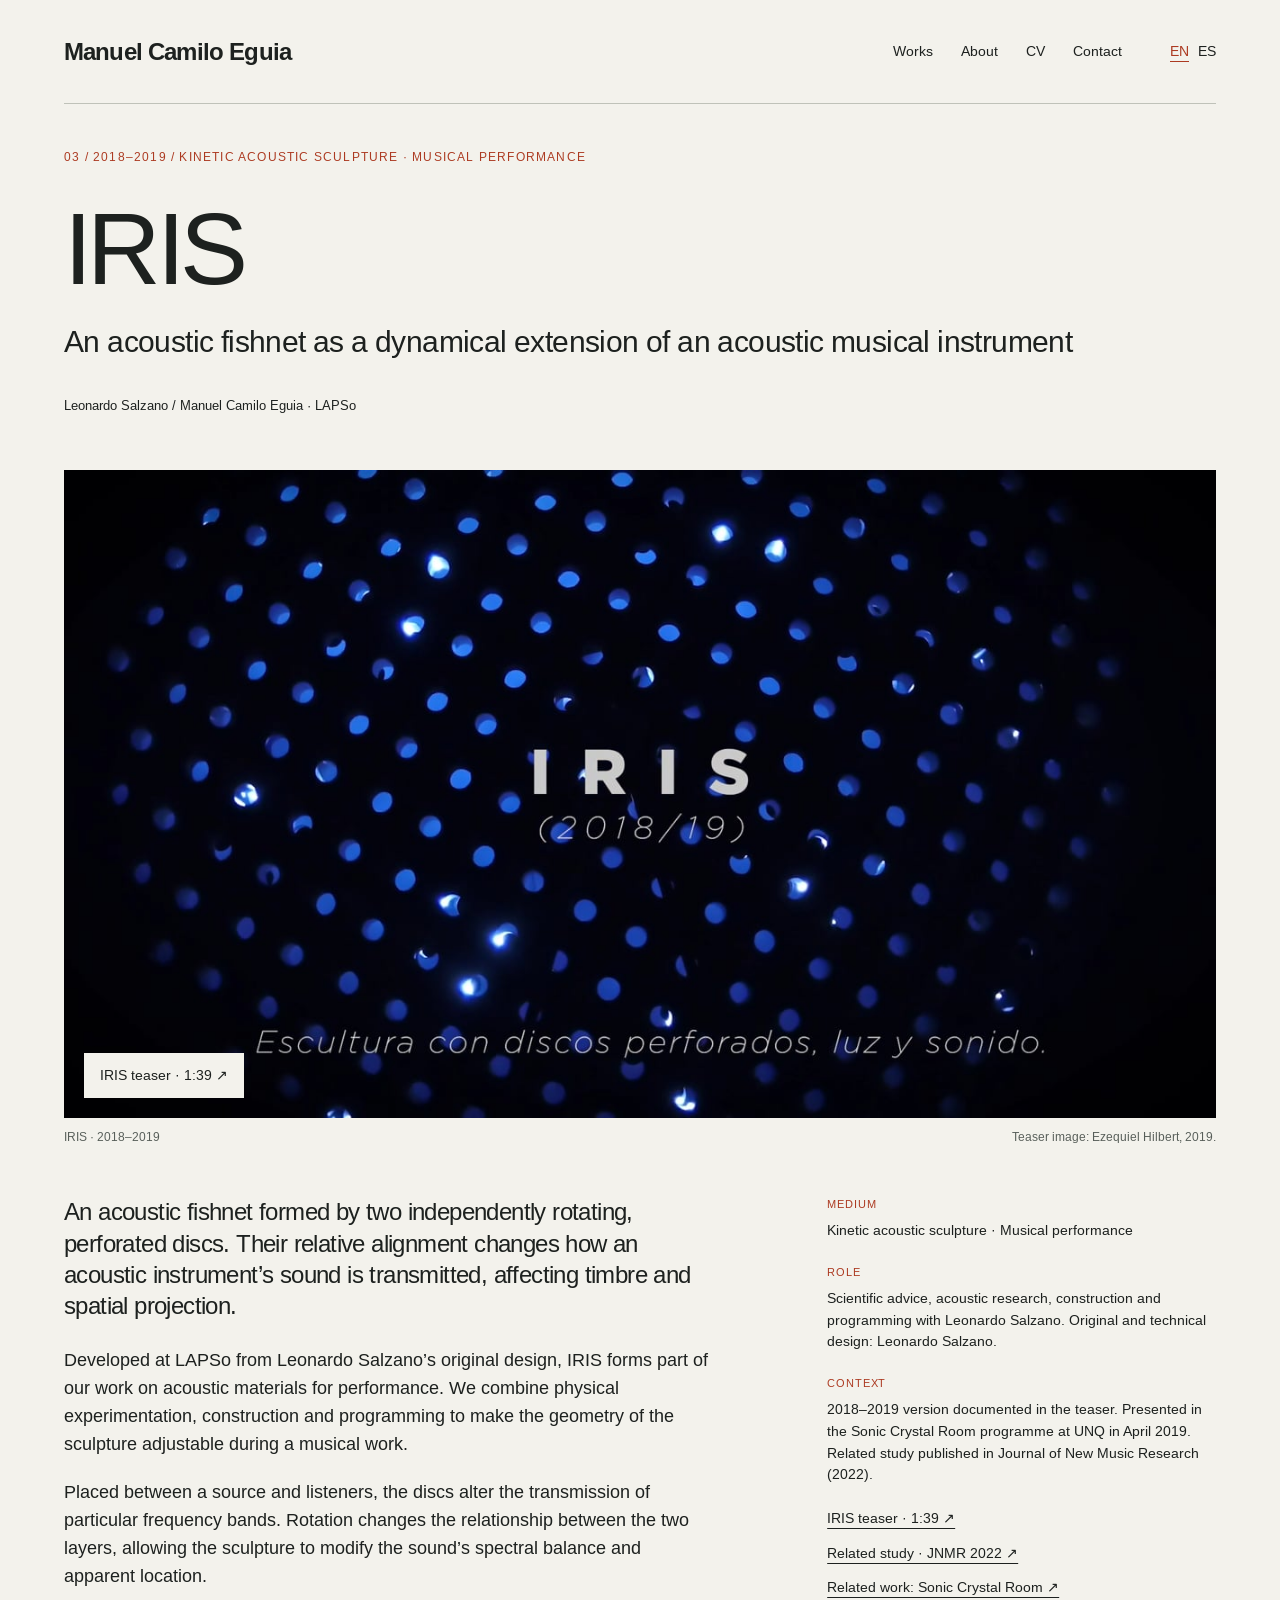
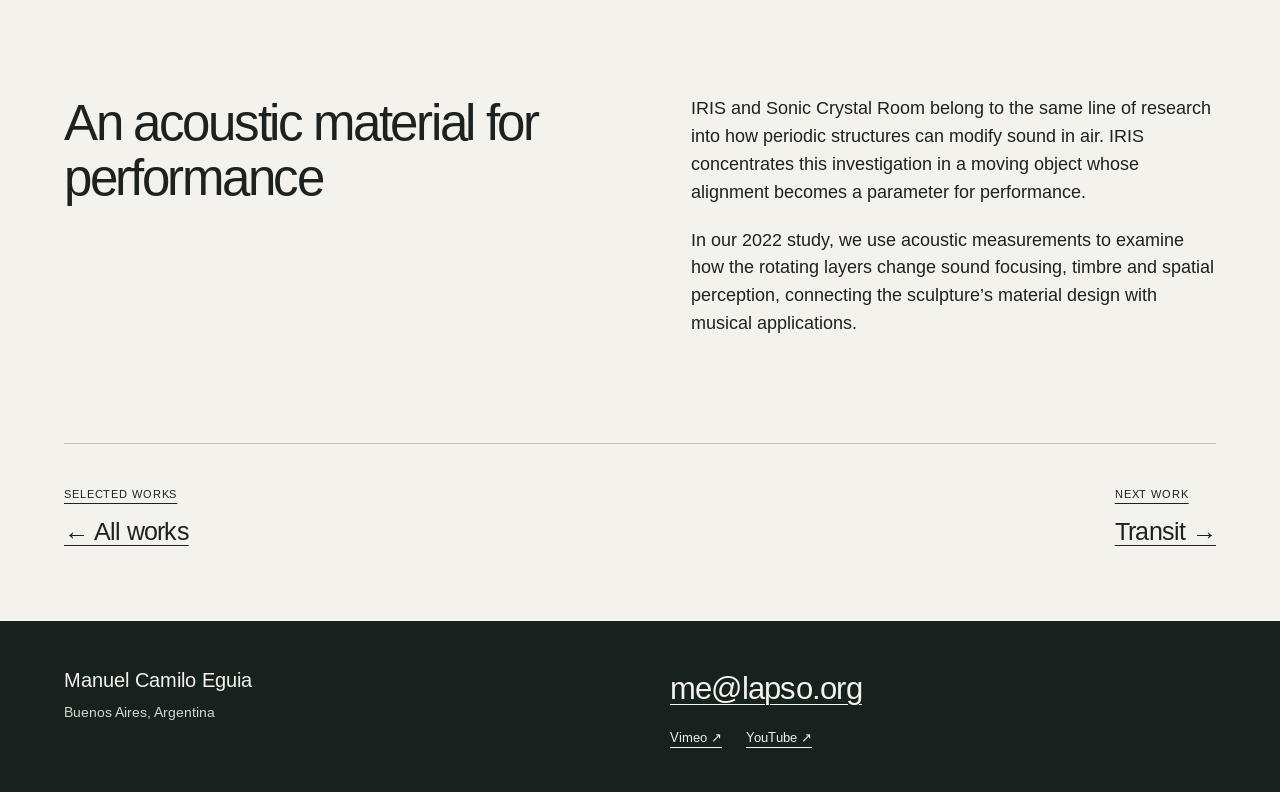
<file: docs/works/iris/index.html>
<!doctype html><html lang="en"><head><meta charset="utf-8"><meta name="viewport" content="width=device-width,initial-scale=1"><title>IRIS — Manuel Camilo Eguia — Sound, space &amp; perception</title><meta name="description" content="An acoustic fishnet formed by two independently rotating, perforated discs. Their relative alignment changes how an acoustic instrument’s sound is transmitted, affecting timbre and spatial projection."><meta name="theme-color" content="#f3f2ec"><link rel="canonical" href="https://meguia.github.io/dossier/works/iris/"><link rel="alternate" hreflang="en" href="https://meguia.github.io/dossier/works/iris/"><link rel="alternate" hreflang="es" href="https://meguia.github.io/dossier/es/works/iris/"><meta property="og:type" content="website"><meta property="og:title" content="IRIS — Manuel Camilo Eguia — Sound, space &amp; perception"><meta property="og:description" content="An acoustic fishnet formed by two independently rotating, perforated discs. Their relative alignment changes how an acoustic instrument’s sound is transmitted, affecting timbre and spatial projection."><meta property="og:url" content="https://meguia.github.io/dossier/works/iris/"><meta property="og:image" content="https://meguia.github.io/dossier/assets/images/iris-teaser.jpg"><meta name="twitter:card" content="summary_large_image"><link rel="stylesheet" href="../../assets/site.css"><script type="application/ld+json">{"@context": "https://schema.org", "@type": "Person", "name": "Manuel Camilo Eguia", "email": "me@lapso.org", "url": "https://meguia.github.io/dossier/", "jobTitle": "Sound artist · Physicist · Researcher", "sameAs": ["https://vimeo.com/meguia", "https://www.youtube.com/@manueleguia2915"]}</script></head><body><a class="skip" href="#main">Skip to content</a><div class="wrap"><header class="site-header" id="top"><a class="brand" href="../../">Manuel Camilo Eguia</a><nav class="nav" aria-label="Main"><a href="../../#works">Works</a><a href="../../#practice">About</a><a href="../../#cv">CV</a><a href="../../#contact">Contact</a><span class="lang" aria-label="Language"><a href="../../works/iris/" lang="en" hreflang="en" aria-current="page">EN</a><a href="../../es/works/iris/" lang="es" hreflang="es" >ES</a></span></nav></header></div><main class="wrap" id="main"><section class="project-intro"><p class="eyebrow">03 / 2018–2019 / Kinetic acoustic sculpture · Musical performance</p><h1 class="project-title">IRIS</h1><p class="project-subtitle">An acoustic fishnet as a dynamical extension of an acoustic musical instrument</p><p class="project-credit">Leonardo Salzano / Manuel Camilo Eguia · LAPSo</p></section><figure><a class="project-video" href="https://vimeo.com/357733702" aria-label="IRIS teaser · 1:39"><img src="../../assets/images/iris-teaser.jpg" alt="IRIS teaser image showing blue light through the sculpture’s overlapping perforated discs." class="project-hero" loading="eager" decoding="async"><span class="preview-label">IRIS teaser · 1:39 ↗</span></a><figcaption class="caption"><span>IRIS · 2018–2019</span><span>Teaser image: Ezequiel Hilbert, 2019.</span></figcaption></figure><section class="project-text"><div class="project-body"><p class="lead">An acoustic fishnet formed by two independently rotating, perforated discs. Their relative alignment changes how an acoustic instrument’s sound is transmitted, affecting timbre and spatial projection.</p><p>Developed at LAPSo from Leonardo Salzano’s original design, IRIS forms part of our work on acoustic materials for performance. We combine physical experimentation, construction and programming to make the geometry of the sculpture adjustable during a musical work.</p><p>Placed between a source and listeners, the discs alter the transmission of particular frequency bands. Rotation changes the relationship between the two layers, allowing the sculpture to modify the sound’s spectral balance and apparent location.</p></div><aside><dl class="project-facts"><dt>Medium</dt><dd>Kinetic acoustic sculpture · Musical performance</dd><dt>Role</dt><dd>Scientific advice, acoustic research, construction and programming with Leonardo Salzano. Original and technical design: Leonardo Salzano.</dd><dt>Context</dt><dd>2018–2019 version documented in the teaser. Presented in the Sonic Crystal Room programme at UNQ in April 2019. Related study published in Journal of New Music Research (2022).</dd></dl><div class="project-links"><a href="https://vimeo.com/357733702">IRIS teaser · 1:39 ↗</a><a href="https://doi.org/10.1080/09298215.2022.2049313">Related study · JNMR 2022 ↗</a><a href="../sonic-crystal-room/">Related work: Sonic Crystal Room ↗</a></div></aside></section><section class="project-detail"><div class="detail-text"><h2>An acoustic material for performance</h2><div><p>IRIS and Sonic Crystal Room belong to the same line of research into how periodic structures can modify sound in air. IRIS concentrates this investigation in a moving object whose alignment becomes a parameter for performance.</p><p>In our 2022 study, we use acoustic measurements to examine how the rotating layers change sound focusing, timbre and spatial perception, connecting the sculpture’s material design with musical applications.</p></div></div></section><nav class="other-works" aria-label="Other works"><a href="../../#works"><small>Selected works</small><strong>← All works</strong></a><a href="../transit/"><small>Next work</small><strong>Transit →</strong></a></nav></main><footer class="contact-section" id="contact" aria-label="Contact"><div class="contact-grid"><div><p class="contact-name">Manuel Camilo Eguia</p><p class="contact-location">Buenos Aires, Argentina</p></div><address><a class="email" href="mailto:me@lapso.org">me@lapso.org</a><div class="channels"><a href="https://vimeo.com/meguia">Vimeo ↗</a><a href="https://www.youtube.com/@manueleguia2915">YouTube ↗</a></div></address></div></footer></body></html>
</file>
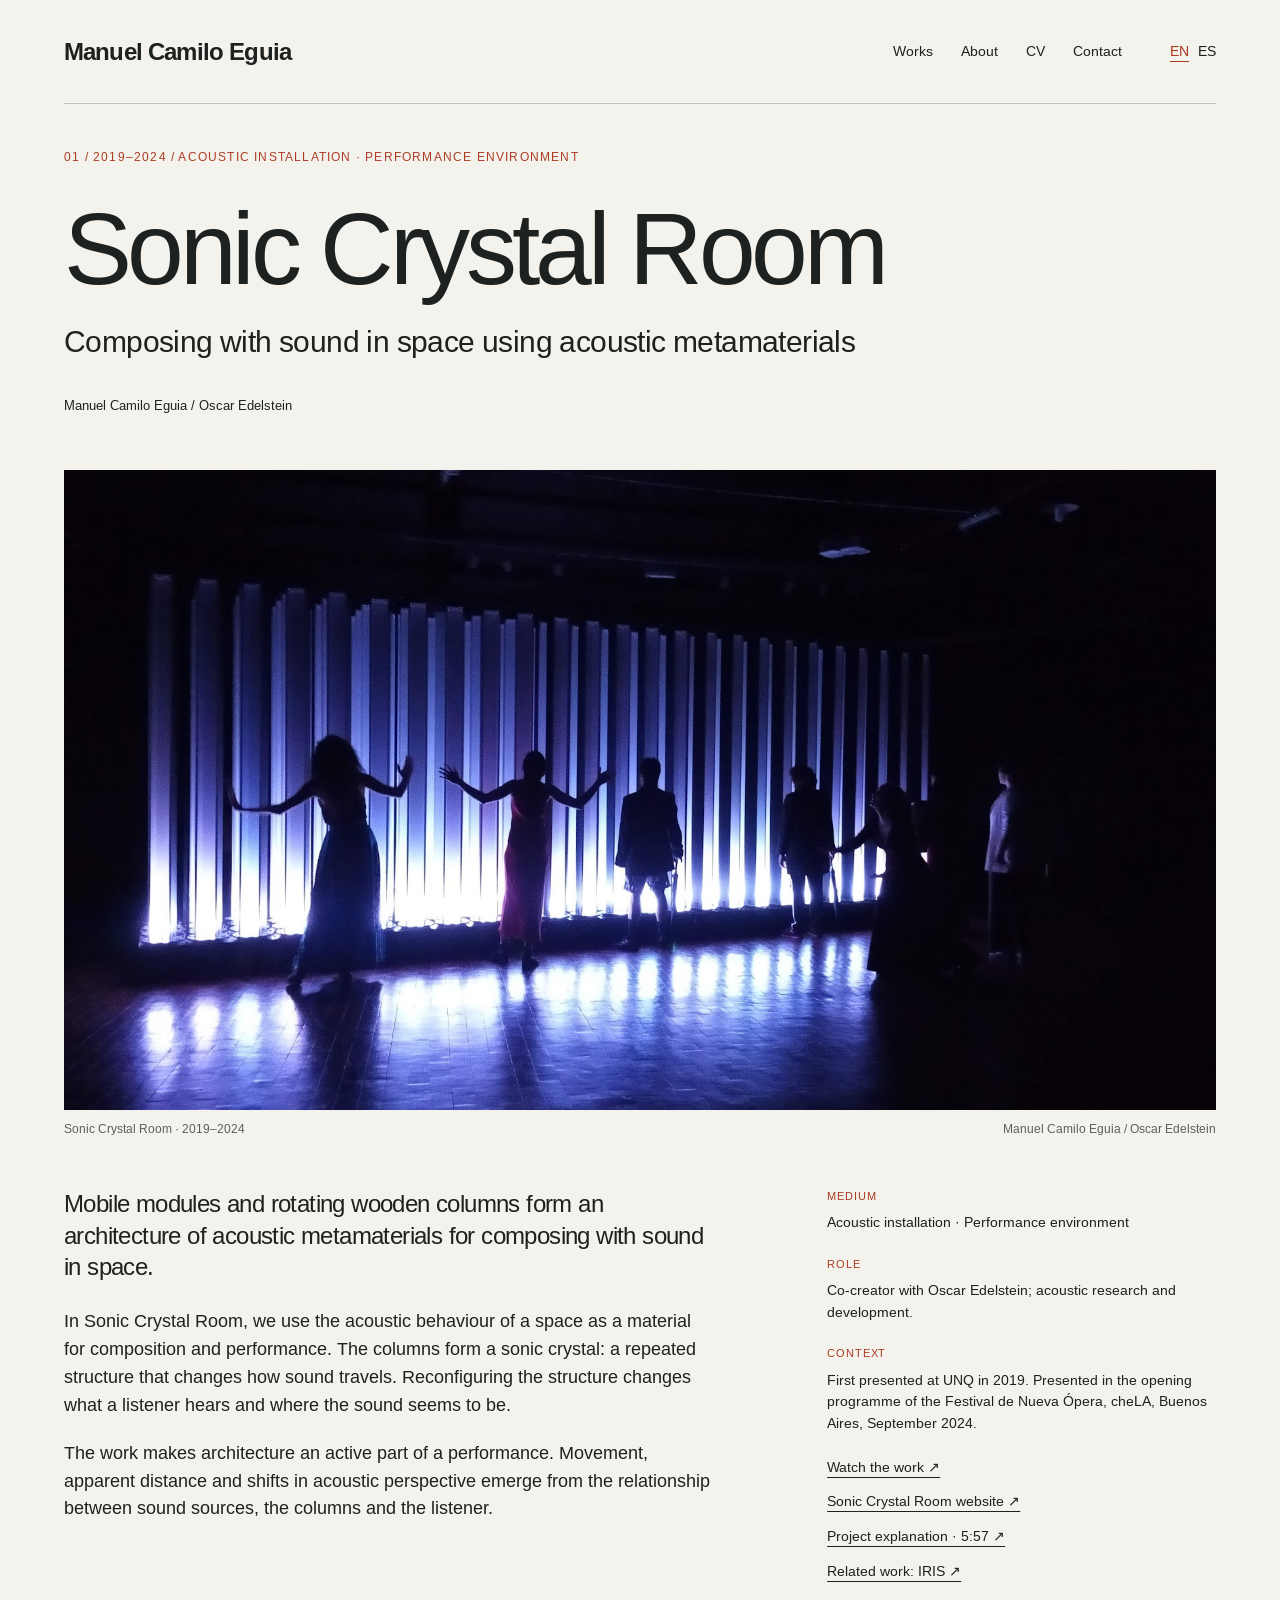
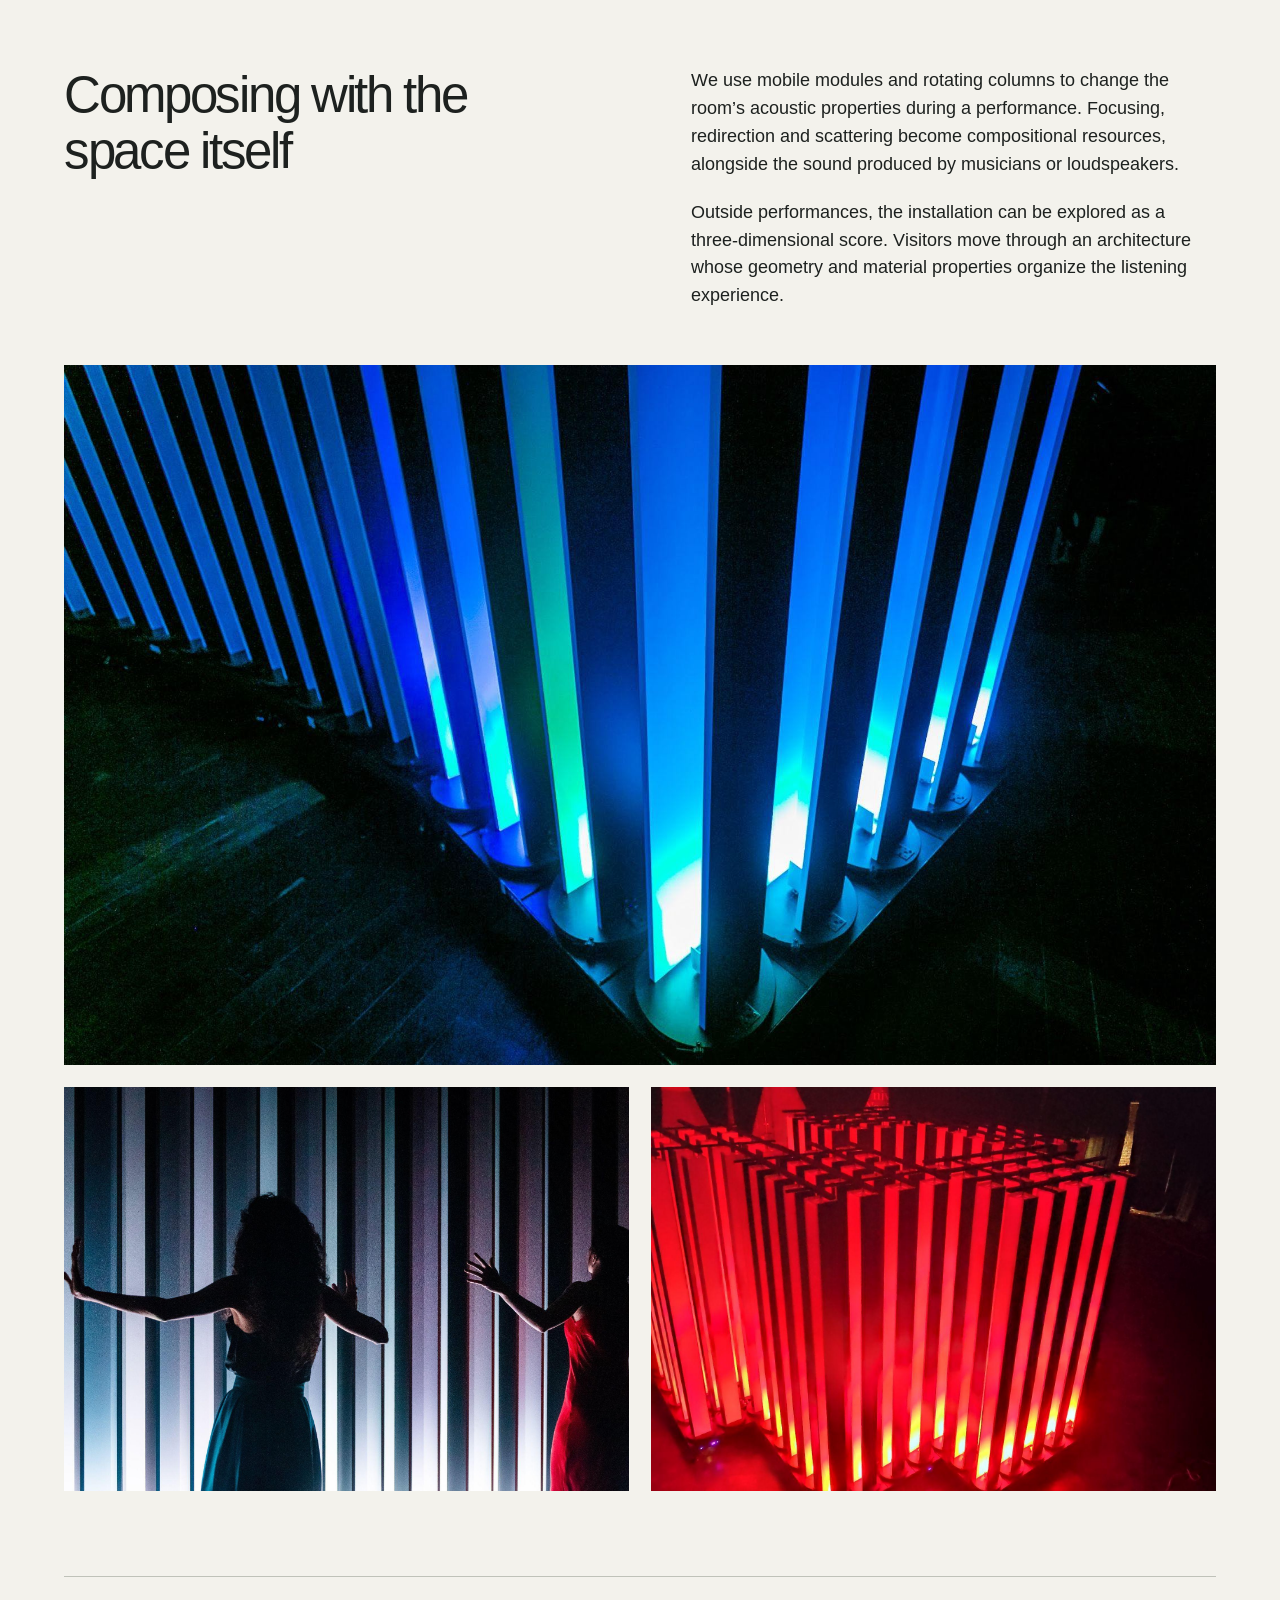
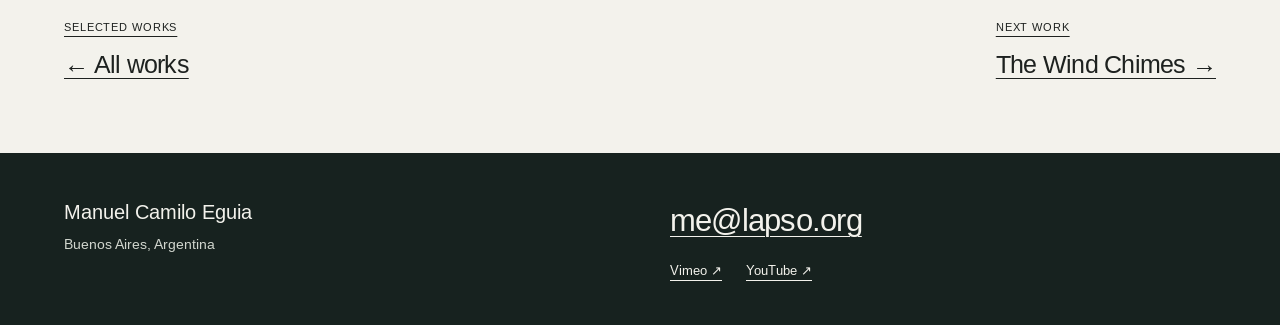
<file: docs/works/sonic-crystal-room/index.html>
<!doctype html><html lang="en"><head><meta charset="utf-8"><meta name="viewport" content="width=device-width,initial-scale=1"><title>Sonic Crystal Room — Manuel Camilo Eguia — Sound, space &amp; perception</title><meta name="description" content="Mobile modules and rotating wooden columns form an architecture of acoustic metamaterials for composing with sound in space."><meta name="theme-color" content="#f3f2ec"><link rel="canonical" href="https://meguia.github.io/dossier/works/sonic-crystal-room/"><link rel="alternate" hreflang="en" href="https://meguia.github.io/dossier/works/sonic-crystal-room/"><link rel="alternate" hreflang="es" href="https://meguia.github.io/dossier/es/works/sonic-crystal-room/"><meta property="og:type" content="website"><meta property="og:title" content="Sonic Crystal Room — Manuel Camilo Eguia — Sound, space &amp; perception"><meta property="og:description" content="Mobile modules and rotating wooden columns form an architecture of acoustic metamaterials for composing with sound in space."><meta property="og:url" content="https://meguia.github.io/dossier/works/sonic-crystal-room/"><meta property="og:image" content="https://meguia.github.io/dossier/assets/images/sonic-performance.jpg"><meta name="twitter:card" content="summary_large_image"><link rel="stylesheet" href="../../assets/site.css"><script type="application/ld+json">{"@context": "https://schema.org", "@type": "Person", "name": "Manuel Camilo Eguia", "email": "me@lapso.org", "url": "https://meguia.github.io/dossier/", "jobTitle": "Sound artist · Physicist · Researcher", "sameAs": ["https://vimeo.com/meguia", "https://www.youtube.com/@manueleguia2915"]}</script></head><body><a class="skip" href="#main">Skip to content</a><div class="wrap"><header class="site-header" id="top"><a class="brand" href="../../">Manuel Camilo Eguia</a><nav class="nav" aria-label="Main"><a href="../../#works">Works</a><a href="../../#practice">About</a><a href="../../#cv">CV</a><a href="../../#contact">Contact</a><span class="lang" aria-label="Language"><a href="../../works/sonic-crystal-room/" lang="en" hreflang="en" aria-current="page">EN</a><a href="../../es/works/sonic-crystal-room/" lang="es" hreflang="es" >ES</a></span></nav></header></div><main class="wrap" id="main"><section class="project-intro"><p class="eyebrow">01 / 2019–2024 / Acoustic installation · Performance environment</p><h1 class="project-title">Sonic Crystal Room</h1><p class="project-subtitle">Composing with sound in space using acoustic metamaterials</p><p class="project-credit">Manuel Camilo Eguia / Oscar Edelstein</p></section><figure><img src="../../assets/images/sonic-performance.jpg" alt="Performers silhouetted in front of a wall of illuminated columns in Sonic Crystal Room." class="project-hero" loading="eager" decoding="async"><figcaption class="caption"><span>Sonic Crystal Room · 2019–2024</span><span>Manuel Camilo Eguia / Oscar Edelstein</span></figcaption></figure><section class="project-text"><div class="project-body"><p class="lead">Mobile modules and rotating wooden columns form an architecture of acoustic metamaterials for composing with sound in space.</p><p>In Sonic Crystal Room, we use the acoustic behaviour of a space as a material for composition and performance. The columns form a sonic crystal: a repeated structure that changes how sound travels. Reconfiguring the structure changes what a listener hears and where the sound seems to be.</p><p>The work makes architecture an active part of a performance. Movement, apparent distance and shifts in acoustic perspective emerge from the relationship between sound sources, the columns and the listener.</p></div><aside><dl class="project-facts"><dt>Medium</dt><dd>Acoustic installation · Performance environment</dd><dt>Role</dt><dd>Co-creator with Oscar Edelstein; acoustic research and development.</dd><dt>Context</dt><dd>First presented at UNQ in 2019. Presented in the opening programme of the Festival de Nueva Ópera, cheLA, Buenos Aires, September 2024.</dd></dl><div class="project-links"><a href="https://vimeo.com/327293462">Watch the work ↗</a><a href="https://www.salacristalsonico.com/english.html">Sonic Crystal Room website ↗</a><a href="https://vimeo.com/284948861">Project explanation · 5:57 ↗</a><a href="../iris/">Related work: IRIS ↗</a></div></aside></section><section class="project-detail"><div class="detail-text"><h2>Composing with the space itself</h2><div><p>We use mobile modules and rotating columns to change the room’s acoustic properties during a performance. Focusing, redirection and scattering become compositional resources, alongside the sound produced by musicians or loudspeakers.</p><p>Outside performances, the installation can be explored as a three-dimensional score. Visitors move through an architecture whose geometry and material properties organize the listening experience.</p></div></div><img src="../../assets/images/sonic-columns.jpg" alt="Close view of the wooden columns of Sonic Crystal Room illuminated in blue and green." class="detail-photo" loading="lazy" decoding="async"><div class="gallery "><img src="../../assets/images/sonic-performer.jpg" alt="Sonic Crystal Room — project documentation" class="" loading="lazy" decoding="async"><img src="../../assets/images/sonic-red.jpg" alt="Sonic Crystal Room — project documentation" class="" loading="lazy" decoding="async"></div></section><nav class="other-works" aria-label="Other works"><a href="../../#works"><small>Selected works</small><strong>← All works</strong></a><a href="../wind-chimes/"><small>Next work</small><strong>The Wind Chimes →</strong></a></nav></main><footer class="contact-section" id="contact" aria-label="Contact"><div class="contact-grid"><div><p class="contact-name">Manuel Camilo Eguia</p><p class="contact-location">Buenos Aires, Argentina</p></div><address><a class="email" href="mailto:me@lapso.org">me@lapso.org</a><div class="channels"><a href="https://vimeo.com/meguia">Vimeo ↗</a><a href="https://www.youtube.com/@manueleguia2915">YouTube ↗</a></div></address></div></footer></body></html>
</file>
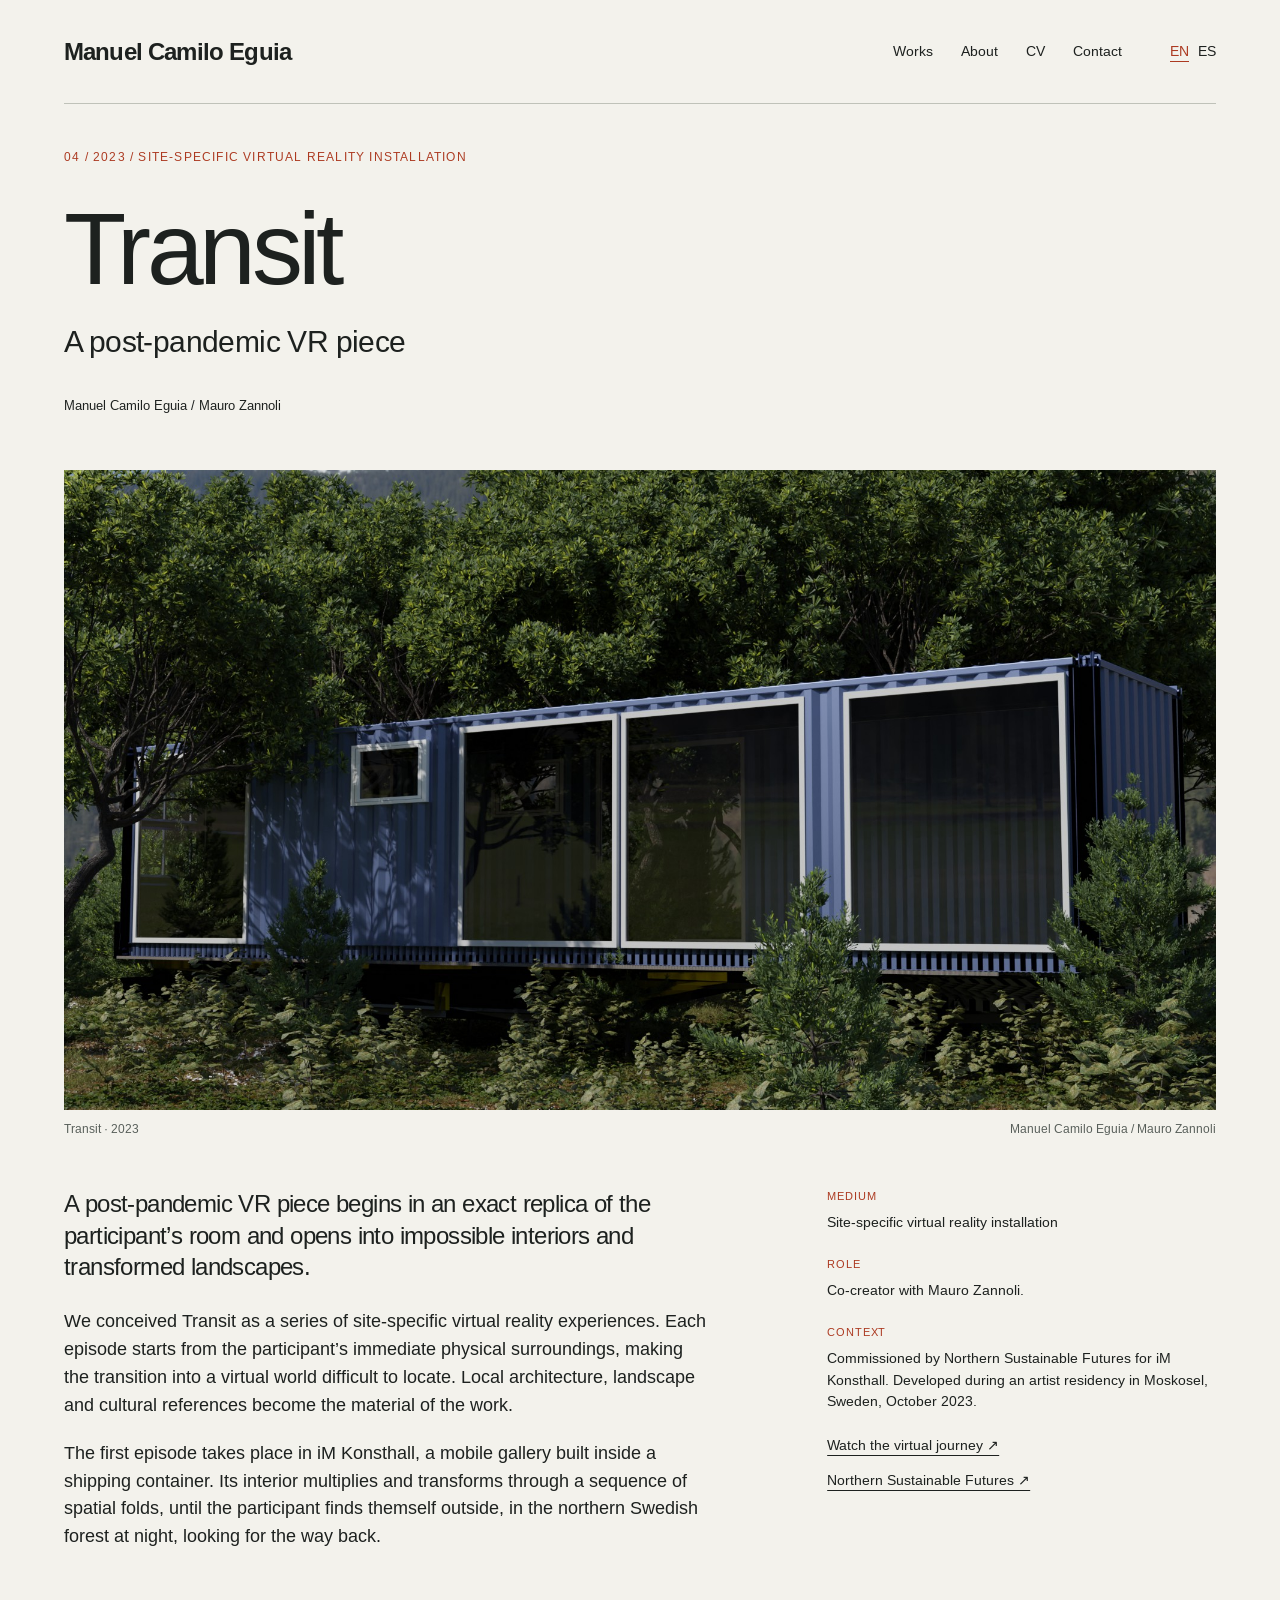
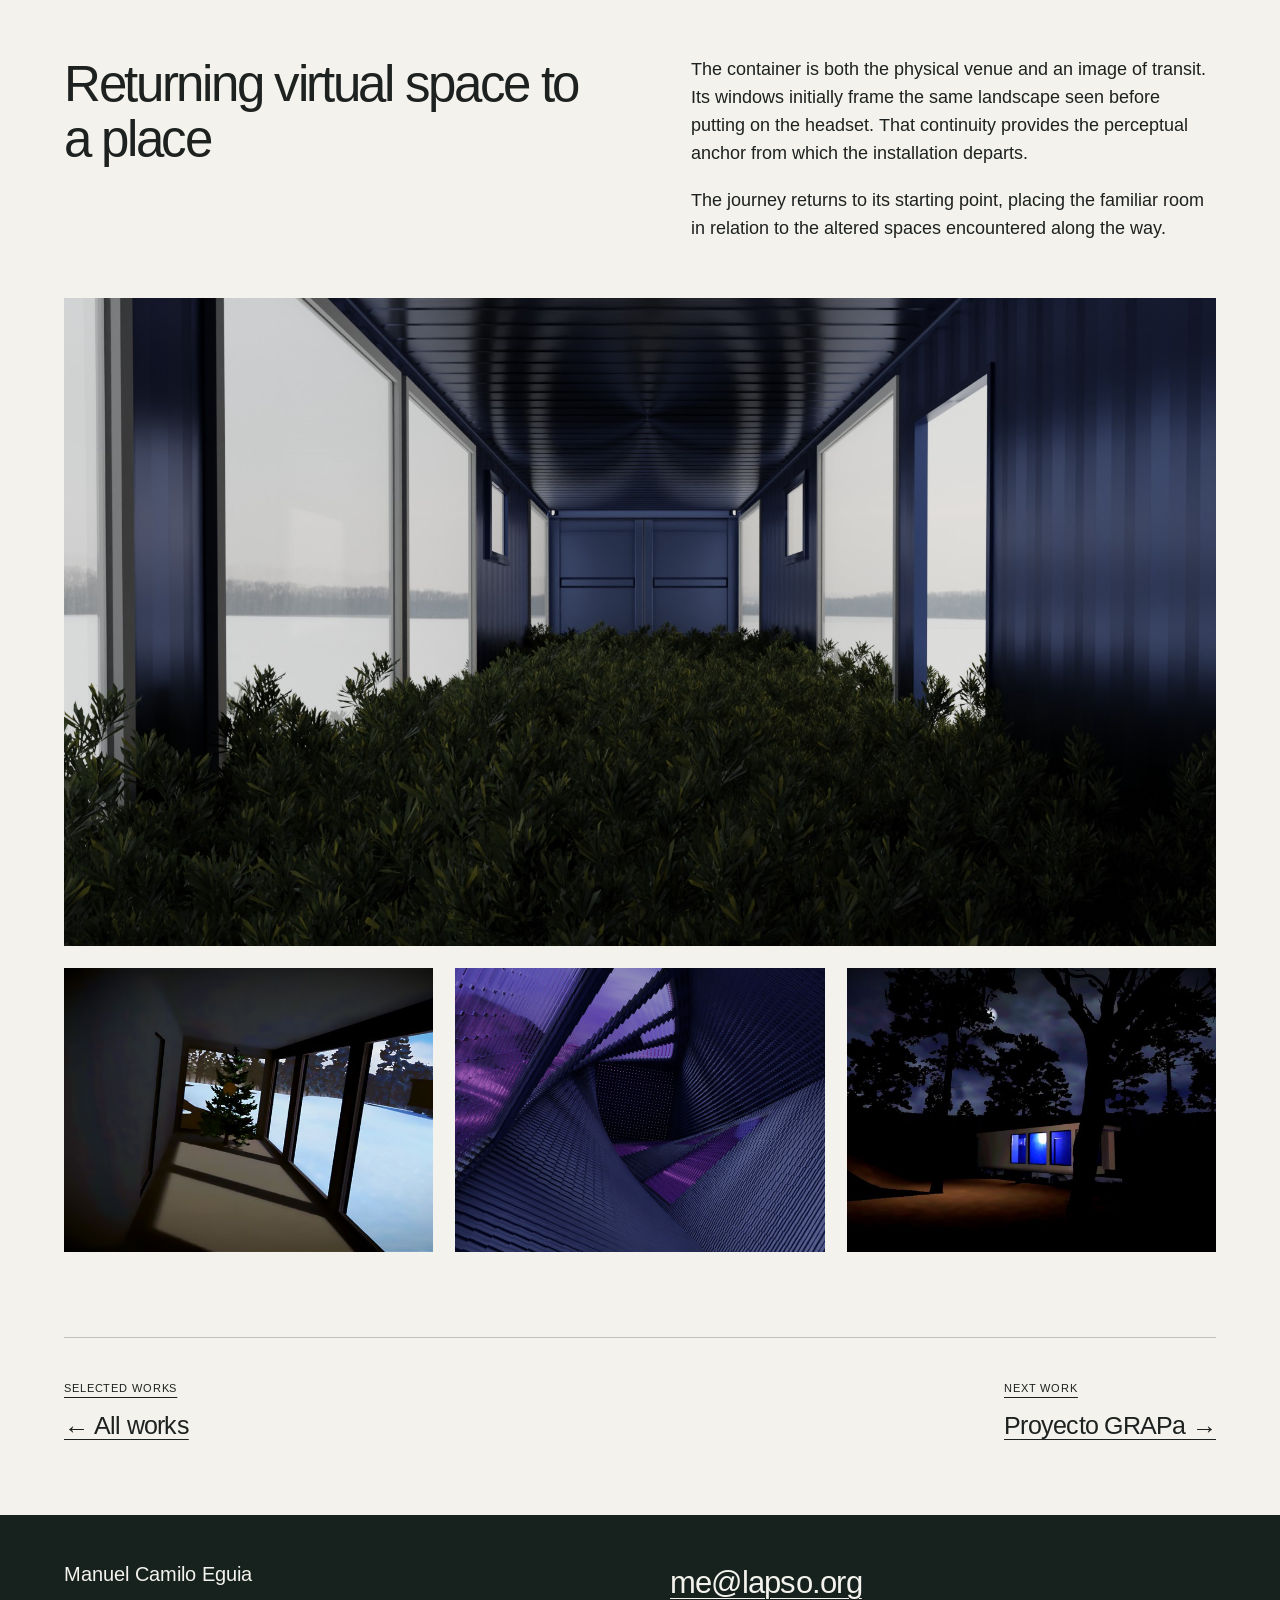
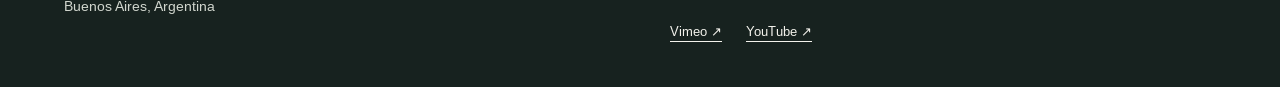
<file: docs/works/transit/index.html>
<!doctype html><html lang="en"><head><meta charset="utf-8"><meta name="viewport" content="width=device-width,initial-scale=1"><title>Transit — Manuel Camilo Eguia — Sound, space &amp; perception</title><meta name="description" content="A post-pandemic VR piece begins in an exact replica of the participant’s room and opens into impossible interiors and transformed landscapes."><meta name="theme-color" content="#f3f2ec"><link rel="canonical" href="https://meguia.github.io/dossier/works/transit/"><link rel="alternate" hreflang="en" href="https://meguia.github.io/dossier/works/transit/"><link rel="alternate" hreflang="es" href="https://meguia.github.io/dossier/es/works/transit/"><meta property="og:type" content="website"><meta property="og:title" content="Transit — Manuel Camilo Eguia — Sound, space &amp; perception"><meta property="og:description" content="A post-pandemic VR piece begins in an exact replica of the participant’s room and opens into impossible interiors and transformed landscapes."><meta property="og:url" content="https://meguia.github.io/dossier/works/transit/"><meta property="og:image" content="https://meguia.github.io/dossier/assets/images/transit-container.jpg"><meta name="twitter:card" content="summary_large_image"><link rel="stylesheet" href="../../assets/site.css"><script type="application/ld+json">{"@context": "https://schema.org", "@type": "Person", "name": "Manuel Camilo Eguia", "email": "me@lapso.org", "url": "https://meguia.github.io/dossier/", "jobTitle": "Sound artist · Physicist · Researcher", "sameAs": ["https://vimeo.com/meguia", "https://www.youtube.com/@manueleguia2915"]}</script></head><body><a class="skip" href="#main">Skip to content</a><div class="wrap"><header class="site-header" id="top"><a class="brand" href="../../">Manuel Camilo Eguia</a><nav class="nav" aria-label="Main"><a href="../../#works">Works</a><a href="../../#practice">About</a><a href="../../#cv">CV</a><a href="../../#contact">Contact</a><span class="lang" aria-label="Language"><a href="../../works/transit/" lang="en" hreflang="en" aria-current="page">EN</a><a href="../../es/works/transit/" lang="es" hreflang="es" >ES</a></span></nav></header></div><main class="wrap" id="main"><section class="project-intro"><p class="eyebrow">04 / 2023 / Site-specific virtual reality installation</p><h1 class="project-title">Transit</h1><p class="project-subtitle">A post-pandemic VR piece</p><p class="project-credit">Manuel Camilo Eguia / Mauro Zannoli</p></section><figure><img src="../../assets/images/transit-container.jpg" alt="The shipping-container gallery of Transit situated in a green forest landscape." class="project-hero" loading="eager" decoding="async"><figcaption class="caption"><span>Transit · 2023</span><span>Manuel Camilo Eguia / Mauro Zannoli</span></figcaption></figure><section class="project-text"><div class="project-body"><p class="lead">A post-pandemic VR piece begins in an exact replica of the participant’s room and opens into impossible interiors and transformed landscapes.</p><p>We conceived Transit as a series of site-specific virtual reality experiences. Each episode starts from the participant’s immediate physical surroundings, making the transition into a virtual world difficult to locate. Local architecture, landscape and cultural references become the material of the work.</p><p>The first episode takes place in iM Konsthall, a mobile gallery built inside a shipping container. Its interior multiplies and transforms through a sequence of spatial folds, until the participant finds themself outside, in the northern Swedish forest at night, looking for the way back.</p></div><aside><dl class="project-facts"><dt>Medium</dt><dd>Site-specific virtual reality installation</dd><dt>Role</dt><dd>Co-creator with Mauro Zannoli.</dd><dt>Context</dt><dd>Commissioned by Northern Sustainable Futures for iM Konsthall. Developed during an artist residency in Moskosel, Sweden, October 2023.</dd></dl><div class="project-links"><a href="https://vimeo.com/910119372/7ae6d0da78">Watch the virtual journey ↗</a><a href="https://www.nsfprojects.com/visual-arts/manuel/eguia">Northern Sustainable Futures ↗</a></div></aside></section><section class="project-detail"><div class="detail-text"><h2>Returning virtual space to a place</h2><div><p>The container is both the physical venue and an image of transit. Its windows initially frame the same landscape seen before putting on the headset. That continuity provides the perceptual anchor from which the installation departs.</p><p>The journey returns to its starting point, placing the familiar room in relation to the altered spaces encountered along the way.</p></div></div><img src="../../assets/images/transit-threshold.jpg" alt="A virtual interior in Transit opening onto a transformed forest environment." class="detail-photo" loading="lazy" decoding="async"><div class="gallery three"><img src="../../assets/images/transit-interior.jpg" alt="Transit — project documentation" class="" loading="lazy" decoding="async"><img src="../../assets/images/transit-fold.jpg" alt="Transit — project documentation" class="" loading="lazy" decoding="async"><img src="../../assets/images/transit-night.jpg" alt="Transit — project documentation" class="" loading="lazy" decoding="async"></div></section><nav class="other-works" aria-label="Other works"><a href="../../#works"><small>Selected works</small><strong>← All works</strong></a><a href="../grapa/"><small>Next work</small><strong>Proyecto GRAPa →</strong></a></nav></main><footer class="contact-section" id="contact" aria-label="Contact"><div class="contact-grid"><div><p class="contact-name">Manuel Camilo Eguia</p><p class="contact-location">Buenos Aires, Argentina</p></div><address><a class="email" href="mailto:me@lapso.org">me@lapso.org</a><div class="channels"><a href="https://vimeo.com/meguia">Vimeo ↗</a><a href="https://www.youtube.com/@manueleguia2915">YouTube ↗</a></div></address></div></footer></body></html>
</file>
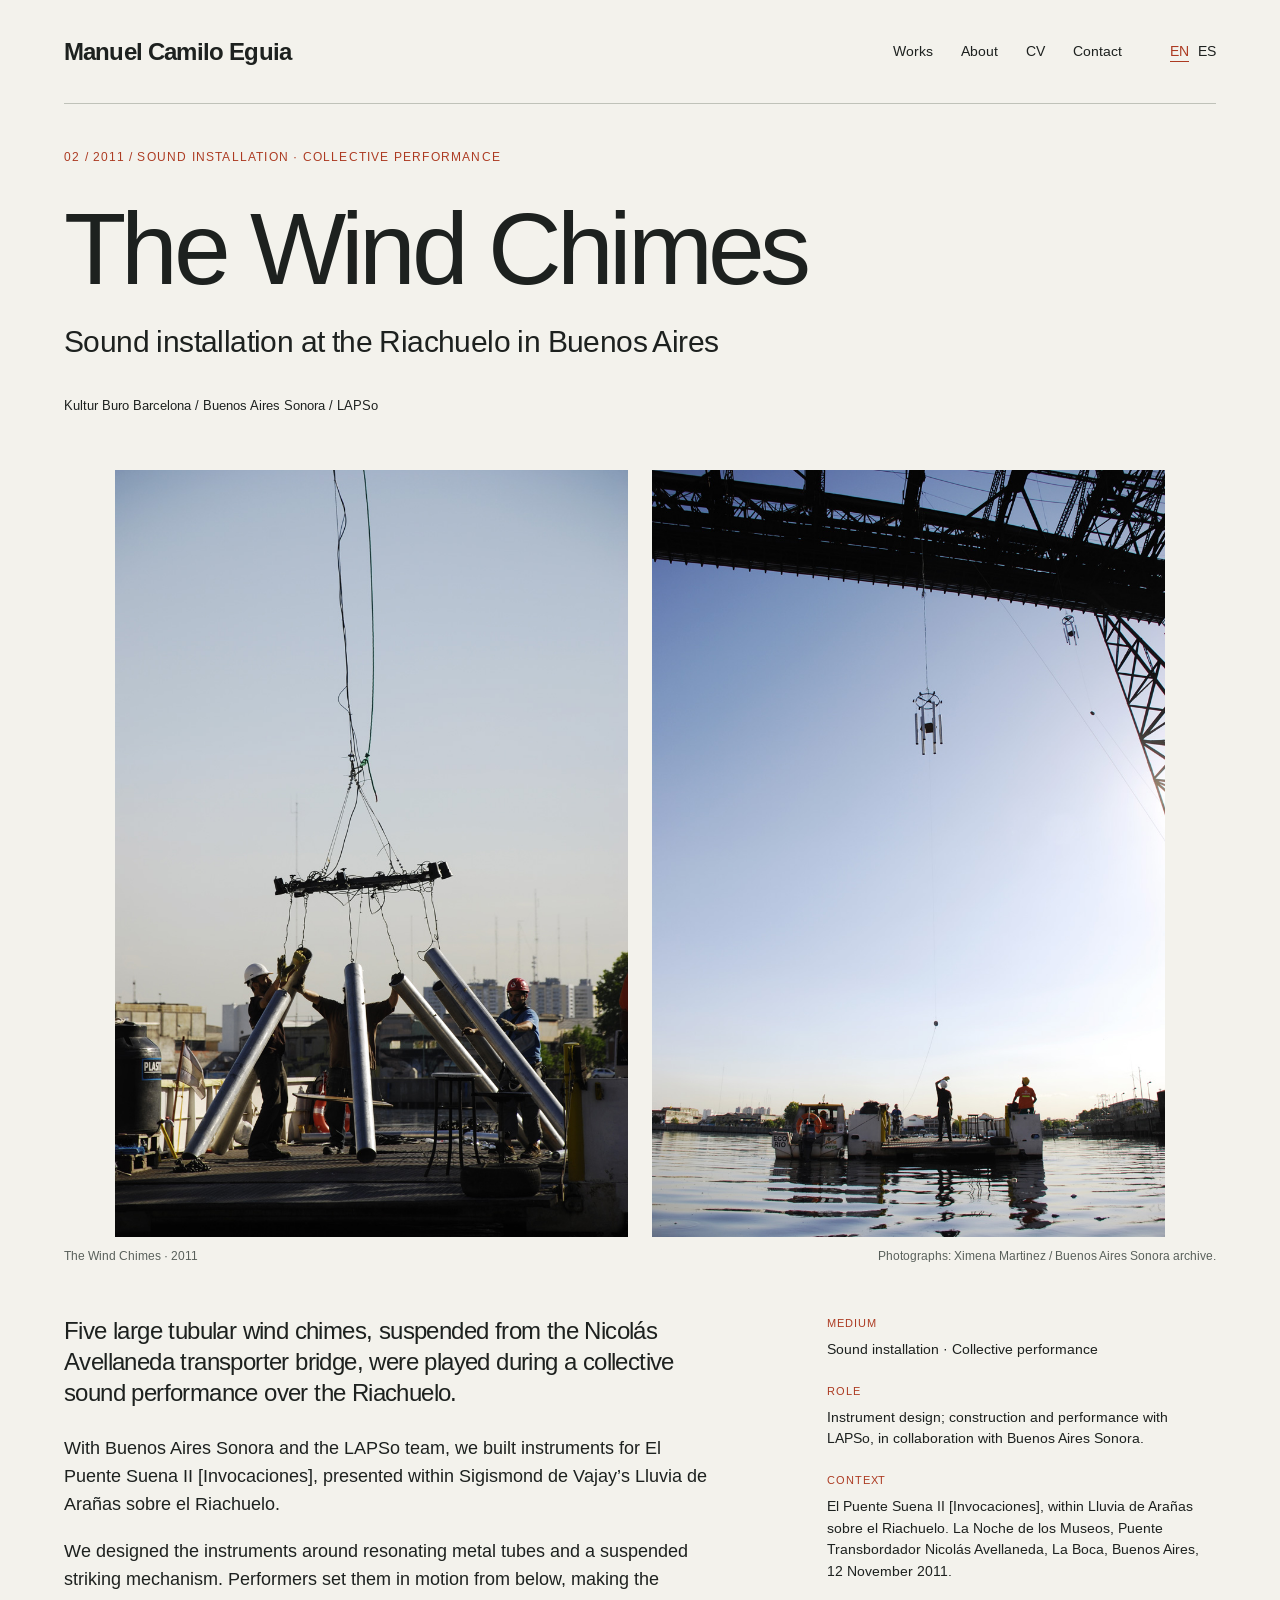
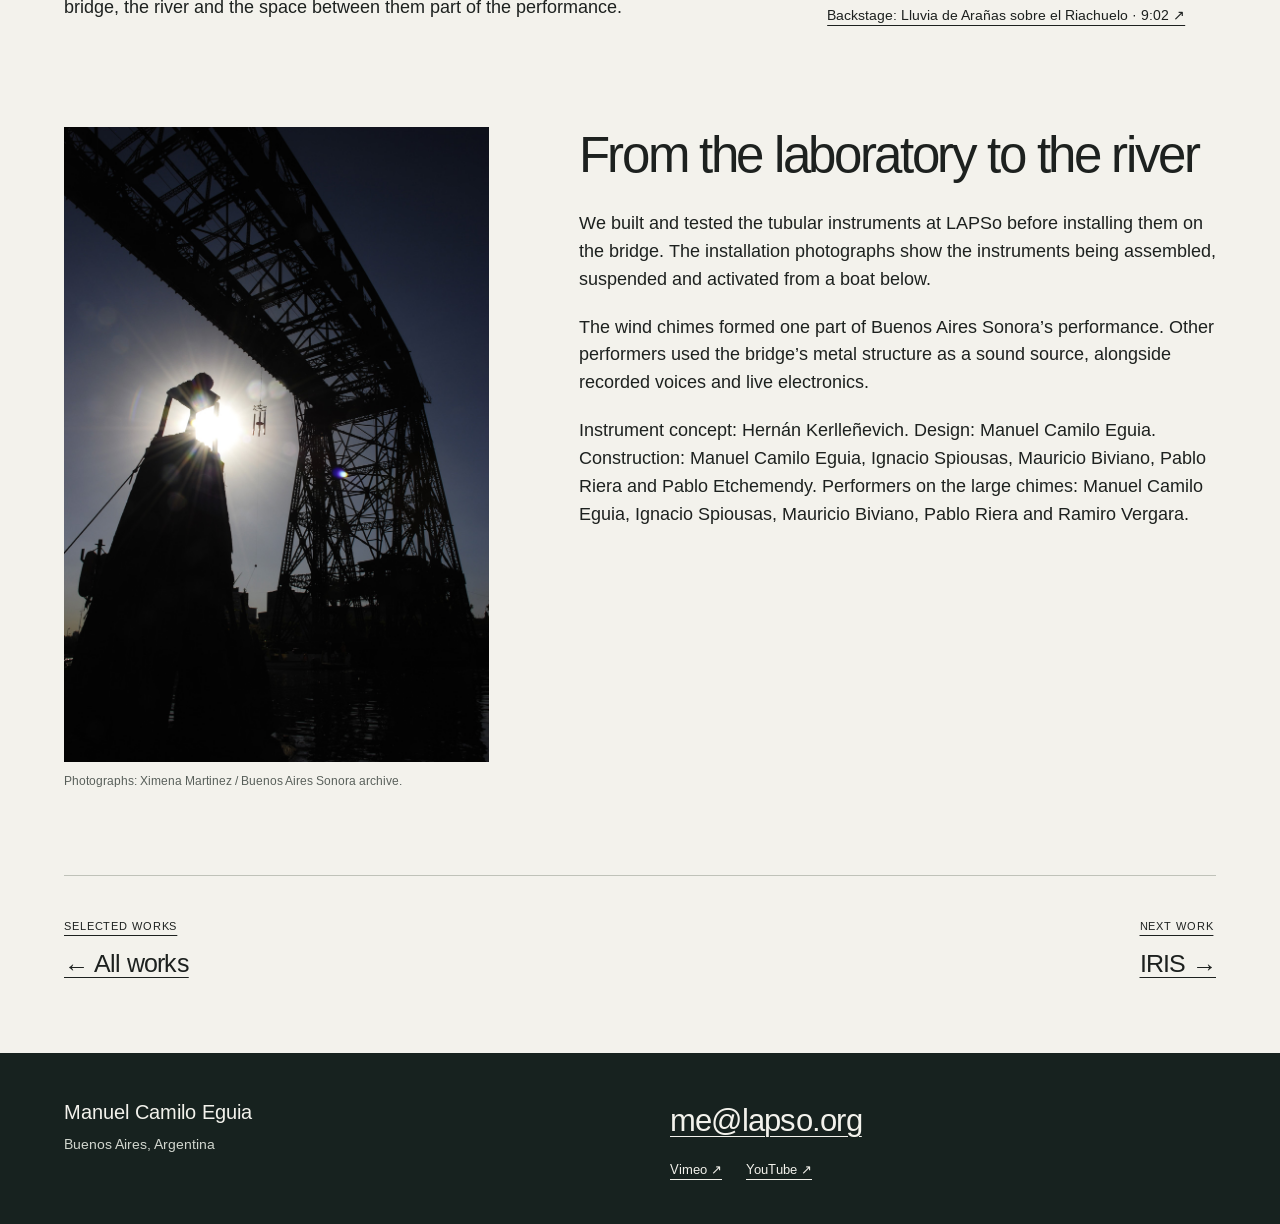
<file: docs/works/wind-chimes/index.html>
<!doctype html><html lang="en"><head><meta charset="utf-8"><meta name="viewport" content="width=device-width,initial-scale=1"><title>The Wind Chimes — Manuel Camilo Eguia — Sound, space &amp; perception</title><meta name="description" content="Five large tubular wind chimes, suspended from the Nicolás Avellaneda transporter bridge, were played during a collective sound performance over the Riachuelo."><meta name="theme-color" content="#f3f2ec"><link rel="canonical" href="https://meguia.github.io/dossier/works/wind-chimes/"><link rel="alternate" hreflang="en" href="https://meguia.github.io/dossier/works/wind-chimes/"><link rel="alternate" hreflang="es" href="https://meguia.github.io/dossier/es/works/wind-chimes/"><meta property="og:type" content="website"><meta property="og:title" content="The Wind Chimes — Manuel Camilo Eguia — Sound, space &amp; perception"><meta property="og:description" content="Five large tubular wind chimes, suspended from the Nicolás Avellaneda transporter bridge, were played during a collective sound performance over the Riachuelo."><meta property="og:url" content="https://meguia.github.io/dossier/works/wind-chimes/"><meta property="og:image" content="https://meguia.github.io/dossier/assets/images/wind-chimes-building.jpg"><meta name="twitter:card" content="summary_large_image"><link rel="stylesheet" href="../../assets/site.css"><script type="application/ld+json">{"@context": "https://schema.org", "@type": "Person", "name": "Manuel Camilo Eguia", "email": "me@lapso.org", "url": "https://meguia.github.io/dossier/", "jobTitle": "Sound artist · Physicist · Researcher", "sameAs": ["https://vimeo.com/meguia", "https://www.youtube.com/@manueleguia2915"]}</script></head><body><a class="skip" href="#main">Skip to content</a><div class="wrap"><header class="site-header" id="top"><a class="brand" href="../../">Manuel Camilo Eguia</a><nav class="nav" aria-label="Main"><a href="../../#works">Works</a><a href="../../#practice">About</a><a href="../../#cv">CV</a><a href="../../#contact">Contact</a><span class="lang" aria-label="Language"><a href="../../works/wind-chimes/" lang="en" hreflang="en" aria-current="page">EN</a><a href="../../es/works/wind-chimes/" lang="es" hreflang="es" >ES</a></span></nav></header></div><main class="wrap" id="main"><section class="project-intro"><p class="eyebrow">02 / 2011 / Sound installation · Collective performance</p><h1 class="project-title">The Wind Chimes</h1><p class="project-subtitle">Sound installation at the Riachuelo in Buenos Aires</p><p class="project-credit">Kultur Buro Barcelona / Buenos Aires Sonora / LAPSo</p></section><figure><div class="project-hero-pair"><img src="../../assets/images/wind-chimes-building.jpg" alt="The team assembling large metal wind-chime tubes on a boat beneath the transporter bridge." class="" loading="eager" decoding="async"><img src="../../assets/images/wind-chimes-bridge.jpg" alt="Wind chimes suspended high above a boat under the Nicolás Avellaneda transporter bridge." class="" loading="eager" decoding="async"></div><figcaption class="caption"><span>The Wind Chimes · 2011</span><span>Photographs: Ximena Martinez / Buenos Aires Sonora archive.</span></figcaption></figure><section class="project-text"><div class="project-body"><p class="lead">Five large tubular wind chimes, suspended from the Nicolás Avellaneda transporter bridge, were played during a collective sound performance over the Riachuelo.</p><p>With Buenos Aires Sonora and the LAPSo team, we built instruments for El Puente Suena II [Invocaciones], presented within Sigismond de Vajay’s Lluvia de Arañas sobre el Riachuelo.</p><p>We designed the instruments around resonating metal tubes and a suspended striking mechanism. Performers set them in motion from below, making the bridge, the river and the space between them part of the performance.</p></div><aside><dl class="project-facts"><dt>Medium</dt><dd>Sound installation · Collective performance</dd><dt>Role</dt><dd>Instrument design; construction and performance with LAPSo, in collaboration with Buenos Aires Sonora.</dd><dt>Context</dt><dd>El Puente Suena II [Invocaciones], within Lluvia de Arañas sobre el Riachuelo. La Noche de los Museos, Puente Transbordador Nicolás Avellaneda, La Boca, Buenos Aires, 12 November 2011.</dd></dl><div class="project-links"><a href="https://vimeo.com/36096551">Backstage: Lluvia de Arañas sobre el Riachuelo · 9:02 ↗</a></div></aside></section><section class="project-detail portrait-detail"><figure><img src="../../assets/images/wind-chimes-action.jpg" alt="A silhouetted performer operating a suspended wind chime beneath the transporter bridge." class="detail-photo" loading="lazy" decoding="async"><figcaption class="caption">Photographs: Ximena Martinez / Buenos Aires Sonora archive.</figcaption></figure><div><h2>From the laboratory to the river</h2><p>We built and tested the tubular instruments at LAPSo before installing them on the bridge. The installation photographs show the instruments being assembled, suspended and activated from a boat below.</p><p>The wind chimes formed one part of Buenos Aires Sonora’s performance. Other performers used the bridge’s metal structure as a sound source, alongside recorded voices and live electronics.</p><p>Instrument concept: Hernán Kerlleñevich. Design: Manuel Camilo Eguia. Construction: Manuel Camilo Eguia, Ignacio Spiousas, Mauricio Biviano, Pablo Riera and Pablo Etchemendy. Performers on the large chimes: Manuel Camilo Eguia, Ignacio Spiousas, Mauricio Biviano, Pablo Riera and Ramiro Vergara.</p></div></section><nav class="other-works" aria-label="Other works"><a href="../../#works"><small>Selected works</small><strong>← All works</strong></a><a href="../iris/"><small>Next work</small><strong>IRIS →</strong></a></nav></main><footer class="contact-section" id="contact" aria-label="Contact"><div class="contact-grid"><div><p class="contact-name">Manuel Camilo Eguia</p><p class="contact-location">Buenos Aires, Argentina</p></div><address><a class="email" href="mailto:me@lapso.org">me@lapso.org</a><div class="channels"><a href="https://vimeo.com/meguia">Vimeo ↗</a><a href="https://www.youtube.com/@manueleguia2915">YouTube ↗</a></div></address></div></footer></body></html>
</file>
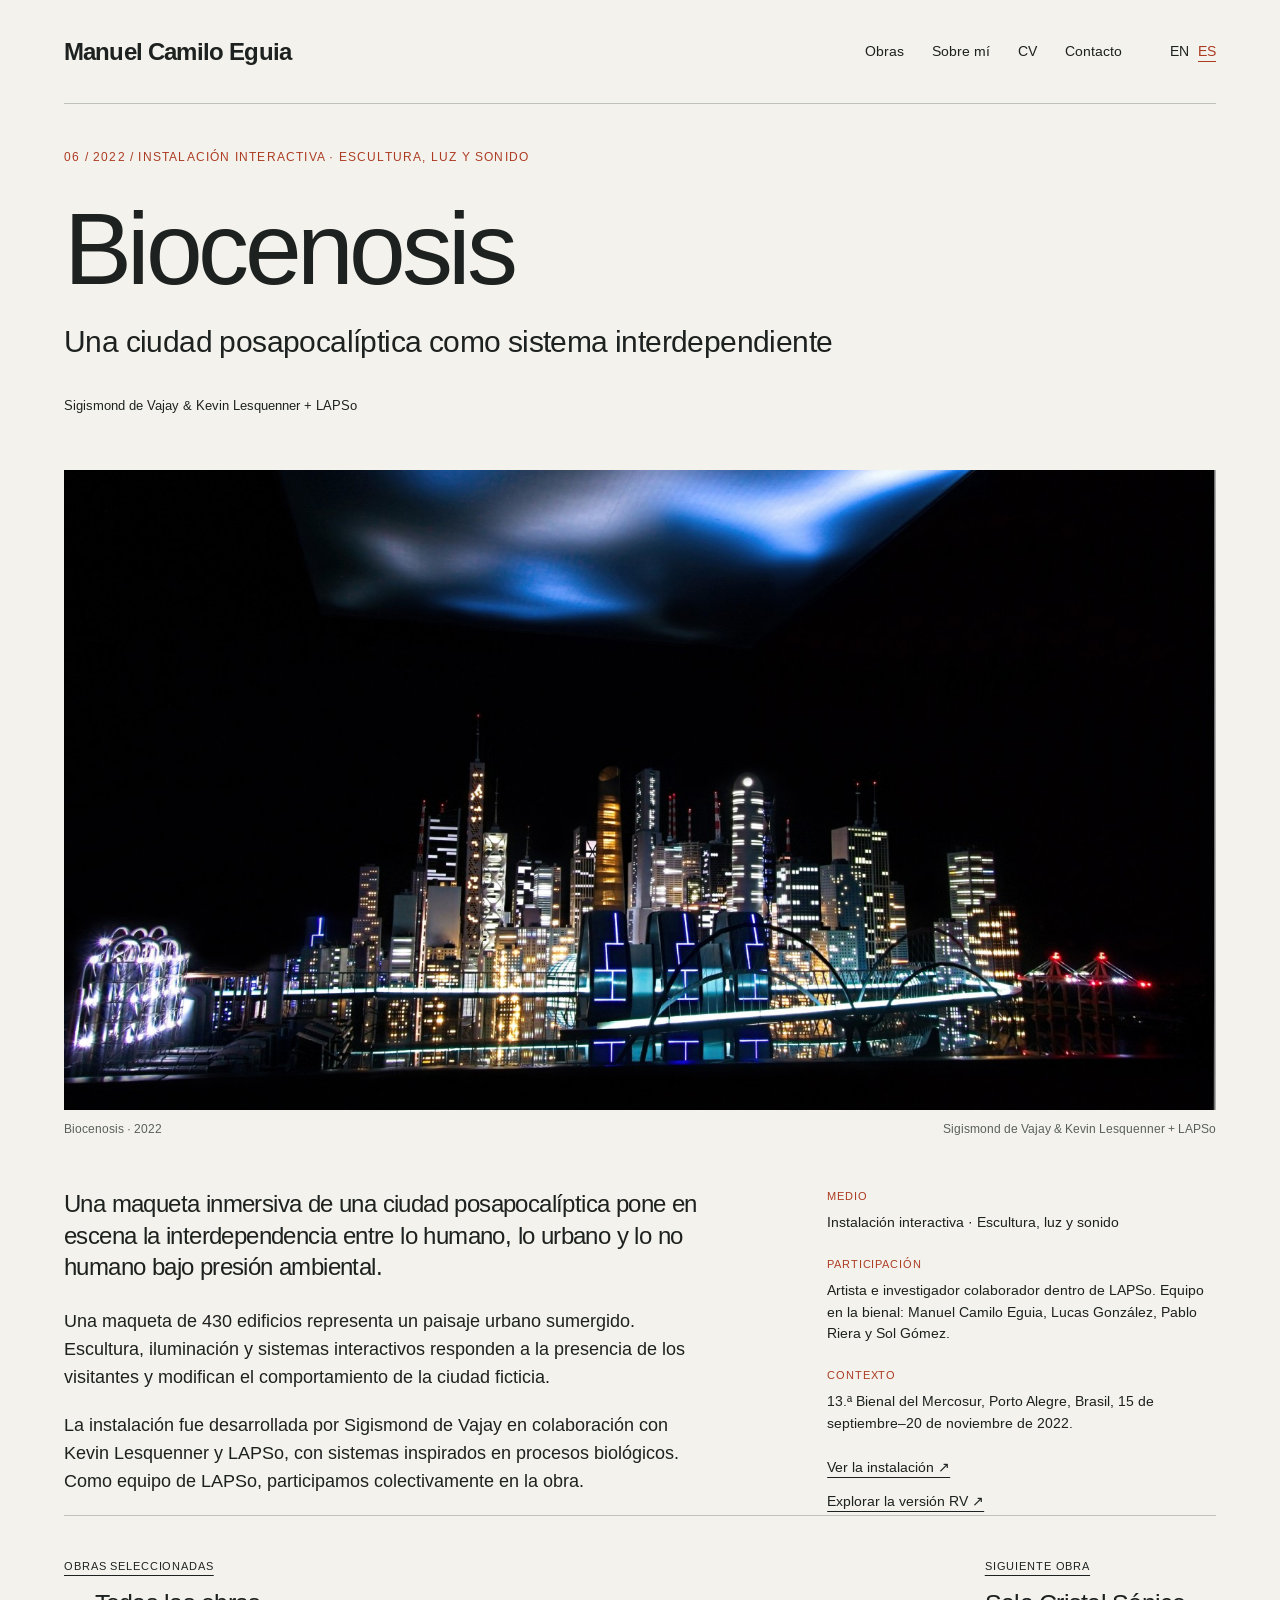
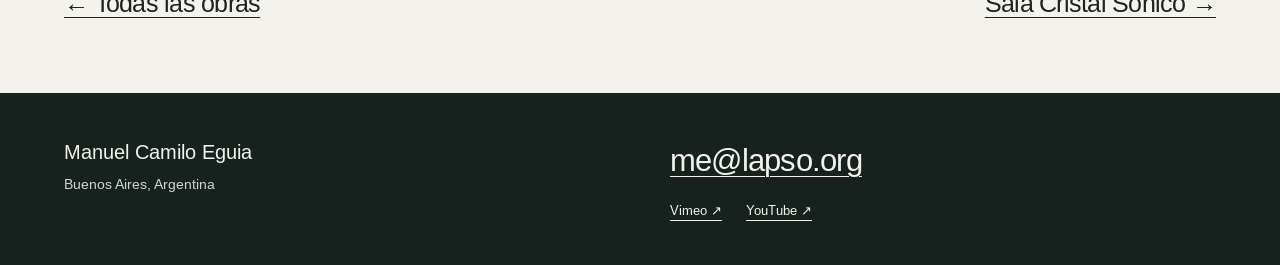
<file: docs/es/works/biocenosis/index.html>
<!doctype html><html lang="es"><head><meta charset="utf-8"><meta name="viewport" content="width=device-width,initial-scale=1"><title>Biocenosis — Manuel Camilo Eguia — Sonido, espacio y percepción</title><meta name="description" content="Una maqueta inmersiva de una ciudad posapocalíptica pone en escena la interdependencia entre lo humano, lo urbano y lo no humano bajo presión ambiental."><meta name="theme-color" content="#f3f2ec"><link rel="canonical" href="https://meguia.github.io/dossier/es/works/biocenosis/"><link rel="alternate" hreflang="en" href="https://meguia.github.io/dossier/works/biocenosis/"><link rel="alternate" hreflang="es" href="https://meguia.github.io/dossier/es/works/biocenosis/"><meta property="og:type" content="website"><meta property="og:title" content="Biocenosis — Manuel Camilo Eguia — Sonido, espacio y percepción"><meta property="og:description" content="Una maqueta inmersiva de una ciudad posapocalíptica pone en escena la interdependencia entre lo humano, lo urbano y lo no humano bajo presión ambiental."><meta property="og:url" content="https://meguia.github.io/dossier/es/works/biocenosis/"><meta property="og:image" content="https://meguia.github.io/dossier/assets/images/biocenosis.jpg"><meta name="twitter:card" content="summary_large_image"><link rel="stylesheet" href="../../../assets/site.css"><script type="application/ld+json">{"@context": "https://schema.org", "@type": "Person", "name": "Manuel Camilo Eguia", "email": "me@lapso.org", "url": "https://meguia.github.io/dossier/", "jobTitle": "Artista sonoro · Físico · Investigador", "sameAs": ["https://vimeo.com/meguia", "https://www.youtube.com/@manueleguia2915"]}</script></head><body><a class="skip" href="#main">Saltar al contenido</a><div class="wrap"><header class="site-header" id="top"><a class="brand" href="../../../es/">Manuel Camilo Eguia</a><nav class="nav" aria-label="Main"><a href="../../../es/#works">Obras</a><a href="../../../es/#practice">Sobre mí</a><a href="../../../es/#cv">CV</a><a href="../../../es/#contact">Contacto</a><span class="lang" aria-label="Idioma"><a href="../../../works/biocenosis/" lang="en" hreflang="en" >EN</a><a href="../../../es/works/biocenosis/" lang="es" hreflang="es" aria-current="page">ES</a></span></nav></header></div><main class="wrap" id="main"><section class="project-intro"><p class="eyebrow">06 / 2022 / Instalación interactiva · Escultura, luz y sonido</p><h1 class="project-title">Biocenosis</h1><p class="project-subtitle">Una ciudad posapocalíptica como sistema interdependiente</p><p class="project-credit">Sigismond de Vajay &amp; Kevin Lesquenner + LAPSo</p></section><figure><img src="../../../assets/images/biocenosis.jpg" alt="Edificios iluminados de la maqueta urbana de Biocenosis bajo una proyección atmosférica azul." class="project-hero" loading="eager" decoding="async"><figcaption class="caption"><span>Biocenosis · 2022</span><span>Sigismond de Vajay &amp; Kevin Lesquenner + LAPSo</span></figcaption></figure><section class="project-text"><div class="project-body"><p class="lead">Una maqueta inmersiva de una ciudad posapocalíptica pone en escena la interdependencia entre lo humano, lo urbano y lo no humano bajo presión ambiental.</p><p>Una maqueta de 430 edificios representa un paisaje urbano sumergido. Escultura, iluminación y sistemas interactivos responden a la presencia de los visitantes y modifican el comportamiento de la ciudad ficticia.</p><p>La instalación fue desarrollada por Sigismond de Vajay en colaboración con Kevin Lesquenner y LAPSo, con sistemas inspirados en procesos biológicos. Como equipo de LAPSo, participamos colectivamente en la obra.</p></div><aside><dl class="project-facts"><dt>Medio</dt><dd>Instalación interactiva · Escultura, luz y sonido</dd><dt>Participación</dt><dd>Artista e investigador colaborador dentro de LAPSo. Equipo en la bienal: Manuel Camilo Eguia, Lucas González, Pablo Riera y Sol Gómez.</dd><dt>Contexto</dt><dd>13.ª Bienal del Mercosur, Porto Alegre, Brasil, 15 de septiembre–20 de noviembre de 2022.</dd></dl><div class="project-links"><a href="https://vimeo.com/783477718">Ver la instalación ↗</a><a href="https://vimeo.com/989050137">Explorar la versión RV ↗</a></div></aside></section><nav class="other-works" aria-label="Otras obras"><a href="../../../es/#works"><small>Obras seleccionadas</small><strong>← Todas las obras</strong></a><a href="../sonic-crystal-room/"><small>Siguiente obra</small><strong>Sala Cristal Sónico →</strong></a></nav></main><footer class="contact-section" id="contact" aria-label="Contacto"><div class="contact-grid"><div><p class="contact-name">Manuel Camilo Eguia</p><p class="contact-location">Buenos Aires, Argentina</p></div><address><a class="email" href="mailto:me@lapso.org">me@lapso.org</a><div class="channels"><a href="https://vimeo.com/meguia">Vimeo ↗</a><a href="https://www.youtube.com/@manueleguia2915">YouTube ↗</a></div></address></div></footer></body></html>
</file>
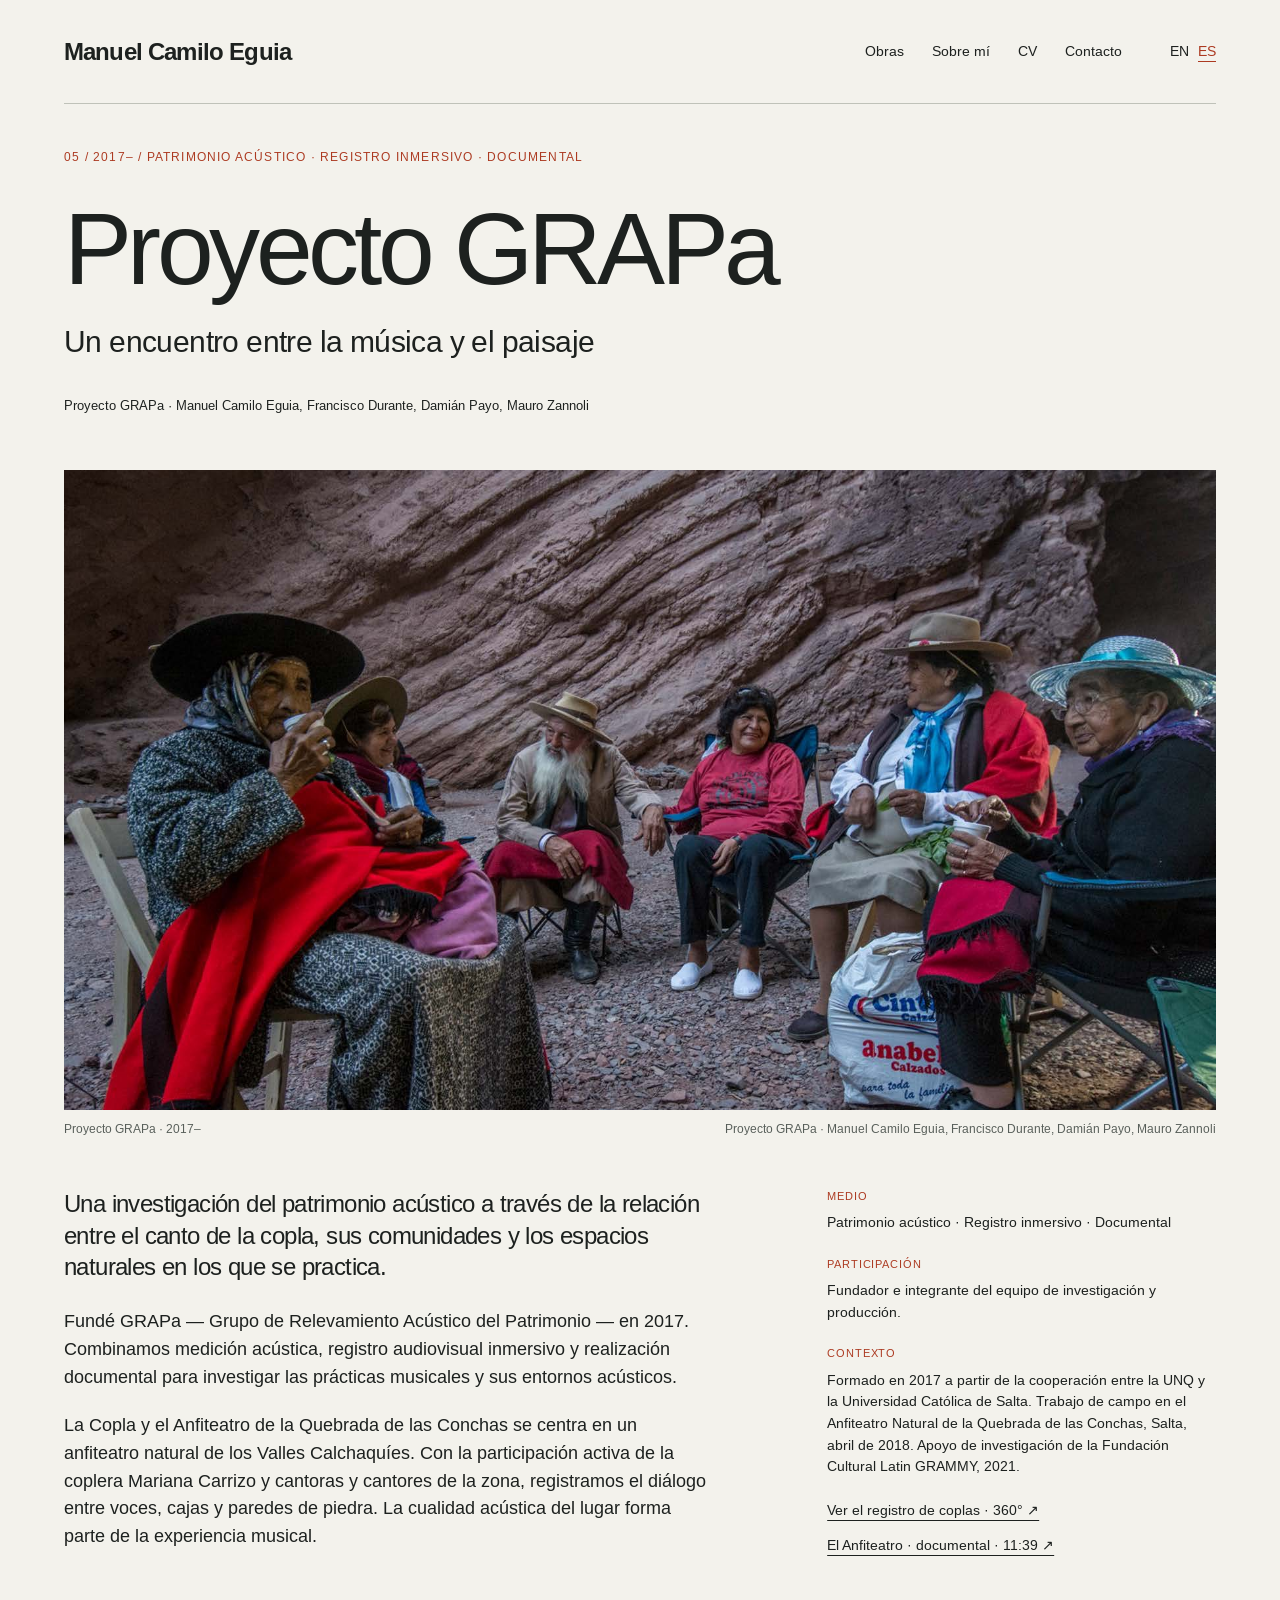
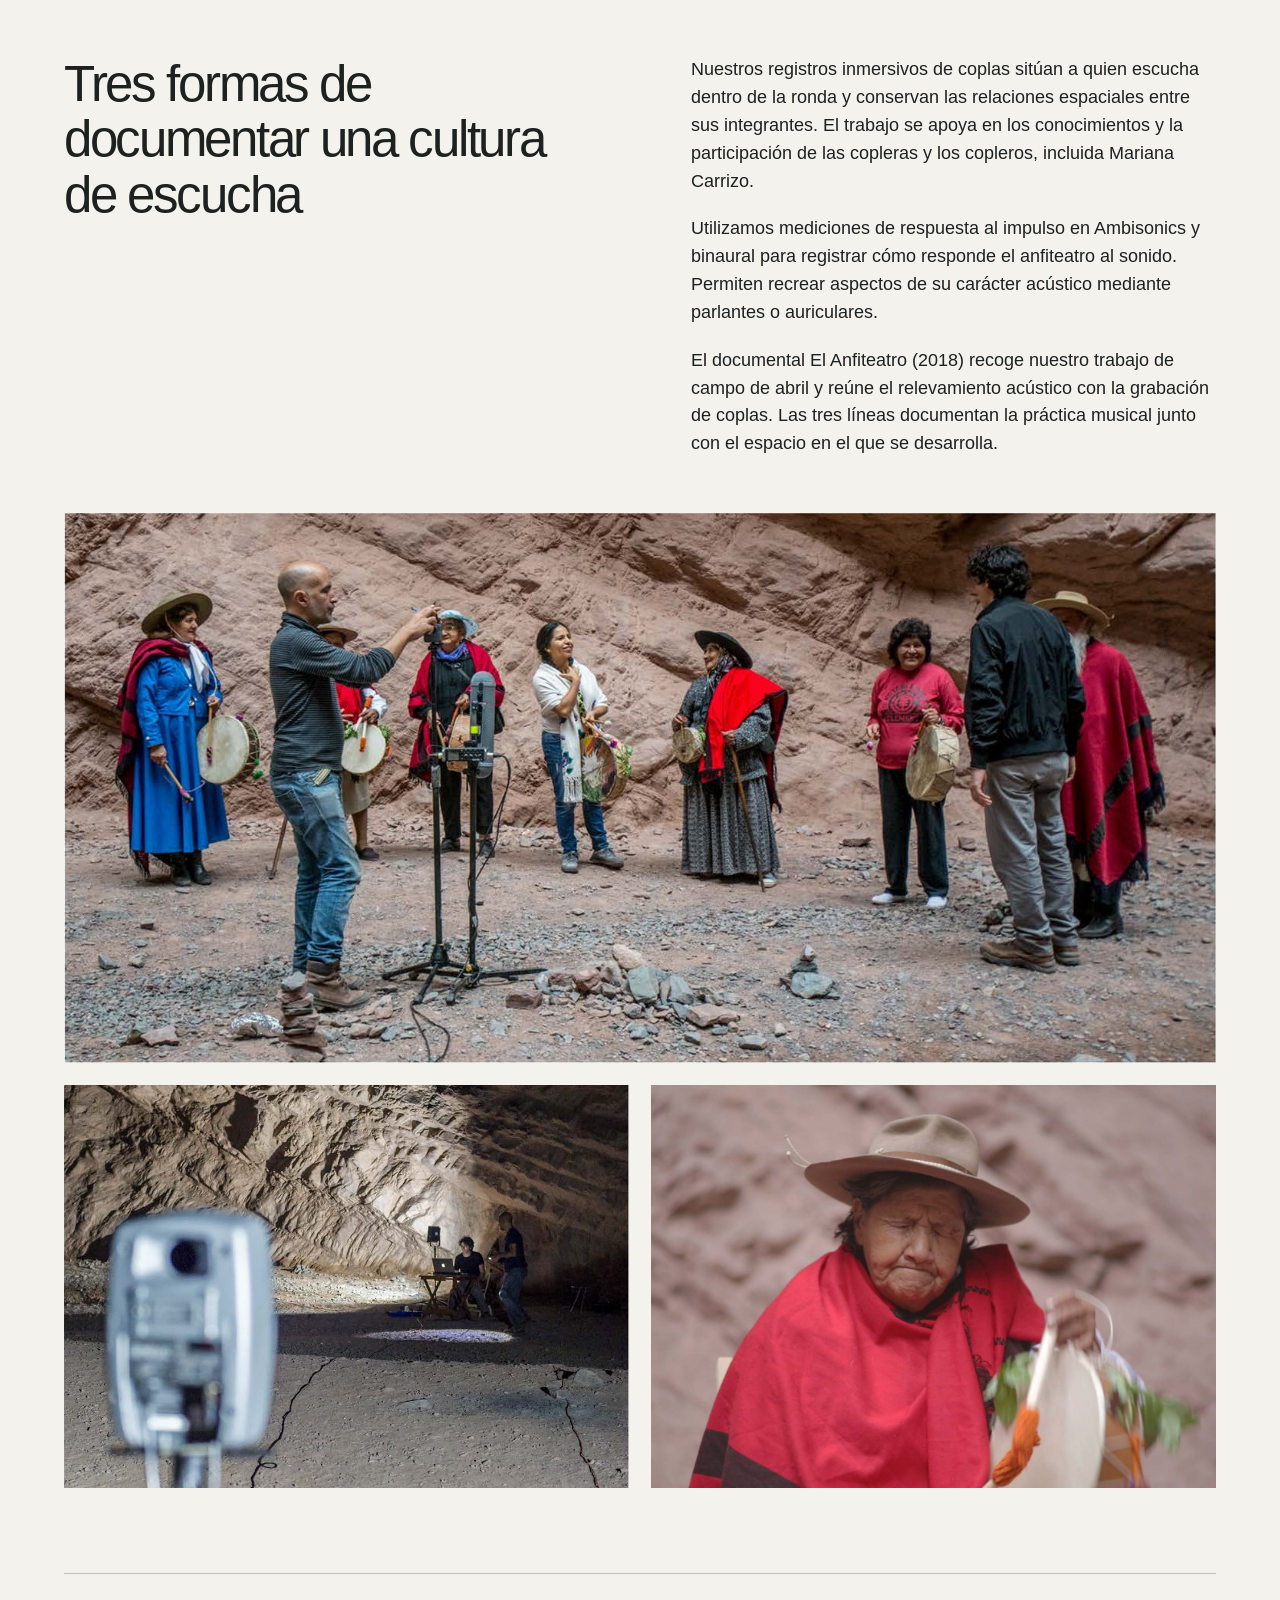
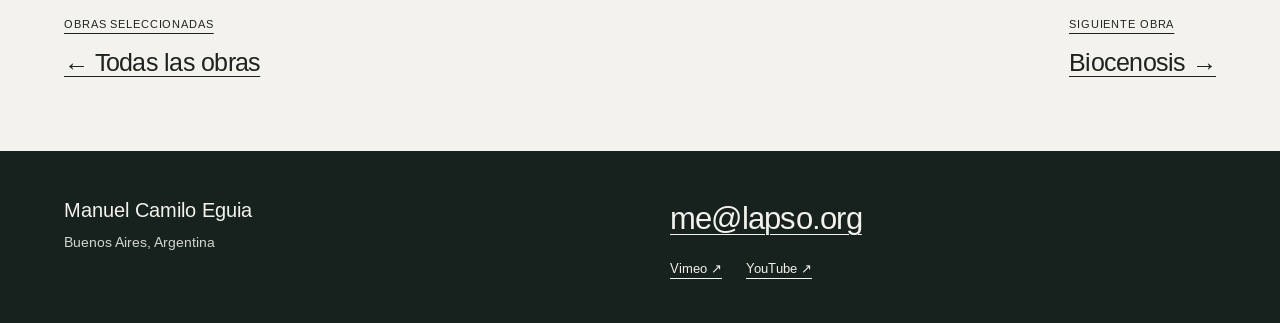
<file: docs/es/works/grapa/index.html>
<!doctype html><html lang="es"><head><meta charset="utf-8"><meta name="viewport" content="width=device-width,initial-scale=1"><title>Proyecto GRAPa — Manuel Camilo Eguia — Sonido, espacio y percepción</title><meta name="description" content="Una investigación del patrimonio acústico a través de la relación entre el canto de la copla, sus comunidades y los espacios naturales en los que se practica."><meta name="theme-color" content="#f3f2ec"><link rel="canonical" href="https://meguia.github.io/dossier/es/works/grapa/"><link rel="alternate" hreflang="en" href="https://meguia.github.io/dossier/works/grapa/"><link rel="alternate" hreflang="es" href="https://meguia.github.io/dossier/es/works/grapa/"><meta property="og:type" content="website"><meta property="og:title" content="Proyecto GRAPa — Manuel Camilo Eguia — Sonido, espacio y percepción"><meta property="og:description" content="Una investigación del patrimonio acústico a través de la relación entre el canto de la copla, sus comunidades y los espacios naturales en los que se practica."><meta property="og:url" content="https://meguia.github.io/dossier/es/works/grapa/"><meta property="og:image" content="https://meguia.github.io/dossier/assets/images/grapa-circle.jpg"><meta name="twitter:card" content="summary_large_image"><link rel="stylesheet" href="../../../assets/site.css"><script type="application/ld+json">{"@context": "https://schema.org", "@type": "Person", "name": "Manuel Camilo Eguia", "email": "me@lapso.org", "url": "https://meguia.github.io/dossier/", "jobTitle": "Artista sonoro · Físico · Investigador", "sameAs": ["https://vimeo.com/meguia", "https://www.youtube.com/@manueleguia2915"]}</script></head><body><a class="skip" href="#main">Saltar al contenido</a><div class="wrap"><header class="site-header" id="top"><a class="brand" href="../../../es/">Manuel Camilo Eguia</a><nav class="nav" aria-label="Main"><a href="../../../es/#works">Obras</a><a href="../../../es/#practice">Sobre mí</a><a href="../../../es/#cv">CV</a><a href="../../../es/#contact">Contacto</a><span class="lang" aria-label="Idioma"><a href="../../../works/grapa/" lang="en" hreflang="en" >EN</a><a href="../../../es/works/grapa/" lang="es" hreflang="es" aria-current="page">ES</a></span></nav></header></div><main class="wrap" id="main"><section class="project-intro"><p class="eyebrow">05 / 2017– / Patrimonio acústico · Registro inmersivo · Documental</p><h1 class="project-title">Proyecto GRAPa</h1><p class="project-subtitle">Un encuentro entre la música y el paisaje</p><p class="project-credit">Proyecto GRAPa · Manuel Camilo Eguia, Francisco Durante, Damián Payo, Mauro Zannoli</p></section><figure><img src="../../../assets/images/grapa-circle.jpg" alt="Copleras y copleros sentados en ronda con sus cajas bajo las paredes rocosas del anfiteatro natural." class="project-hero" loading="eager" decoding="async"><figcaption class="caption"><span>Proyecto GRAPa · 2017–</span><span>Proyecto GRAPa · Manuel Camilo Eguia, Francisco Durante, Damián Payo, Mauro Zannoli</span></figcaption></figure><section class="project-text"><div class="project-body"><p class="lead">Una investigación del patrimonio acústico a través de la relación entre el canto de la copla, sus comunidades y los espacios naturales en los que se practica.</p><p>Fundé GRAPa — Grupo de Relevamiento Acústico del Patrimonio — en 2017. Combinamos medición acústica, registro audiovisual inmersivo y realización documental para investigar las prácticas musicales y sus entornos acústicos.</p><p>La Copla y el Anfiteatro de la Quebrada de las Conchas se centra en un anfiteatro natural de los Valles Calchaquíes. Con la participación activa de la coplera Mariana Carrizo y cantoras y cantores de la zona, registramos el diálogo entre voces, cajas y paredes de piedra. La cualidad acústica del lugar forma parte de la experiencia musical.</p></div><aside><dl class="project-facts"><dt>Medio</dt><dd>Patrimonio acústico · Registro inmersivo · Documental</dd><dt>Participación</dt><dd>Fundador e integrante del equipo de investigación y producción.</dd><dt>Contexto</dt><dd>Formado en 2017 a partir de la cooperación entre la UNQ y la Universidad Católica de Salta. Trabajo de campo en el Anfiteatro Natural de la Quebrada de las Conchas, Salta, abril de 2018. Apoyo de investigación de la Fundación Cultural Latin GRAMMY, 2021.</dd></dl><div class="project-links"><a href="https://youtu.be/HOucTh3RDHM">Ver el registro de coplas · 360° ↗</a><a href="https://vimeo.com/289015575">El Anfiteatro · documental · 11:39 ↗</a></div></aside></section><section class="project-detail"><div class="detail-text"><h2>Tres formas de documentar una cultura de escucha</h2><div><p>Nuestros registros inmersivos de coplas sitúan a quien escucha dentro de la ronda y conservan las relaciones espaciales entre sus integrantes. El trabajo se apoya en los conocimientos y la participación de las copleras y los copleros, incluida Mariana Carrizo.</p><p>Utilizamos mediciones de respuesta al impulso en Ambisonics y binaural para registrar cómo responde el anfiteatro al sonido. Permiten recrear aspectos de su carácter acústico mediante parlantes o auriculares.</p><p>El documental El Anfiteatro (2018) recoge nuestro trabajo de campo de abril y reúne el relevamiento acústico con la grabación de coplas. Las tres líneas documentan la práctica musical junto con el espacio en el que se desarrolla.</p></div></div><img src="../../../assets/images/grapa-fieldwork.jpg" alt="Copleras, copleros y equipos de grabación durante el trabajo de campo de GRAPa en la Quebrada de las Conchas." class="detail-photo" loading="lazy" decoding="async"><div class="gallery "><img src="../../../assets/images/grapa-acoustics.jpg" alt="Proyecto GRAPa — documentación del proyecto" class="" loading="lazy" decoding="async"><img src="../../../assets/images/grapa-coplera.jpg" alt="Proyecto GRAPa — documentación del proyecto" class="" loading="lazy" decoding="async"></div></section><nav class="other-works" aria-label="Otras obras"><a href="../../../es/#works"><small>Obras seleccionadas</small><strong>← Todas las obras</strong></a><a href="../biocenosis/"><small>Siguiente obra</small><strong>Biocenosis →</strong></a></nav></main><footer class="contact-section" id="contact" aria-label="Contacto"><div class="contact-grid"><div><p class="contact-name">Manuel Camilo Eguia</p><p class="contact-location">Buenos Aires, Argentina</p></div><address><a class="email" href="mailto:me@lapso.org">me@lapso.org</a><div class="channels"><a href="https://vimeo.com/meguia">Vimeo ↗</a><a href="https://www.youtube.com/@manueleguia2915">YouTube ↗</a></div></address></div></footer></body></html>
</file>
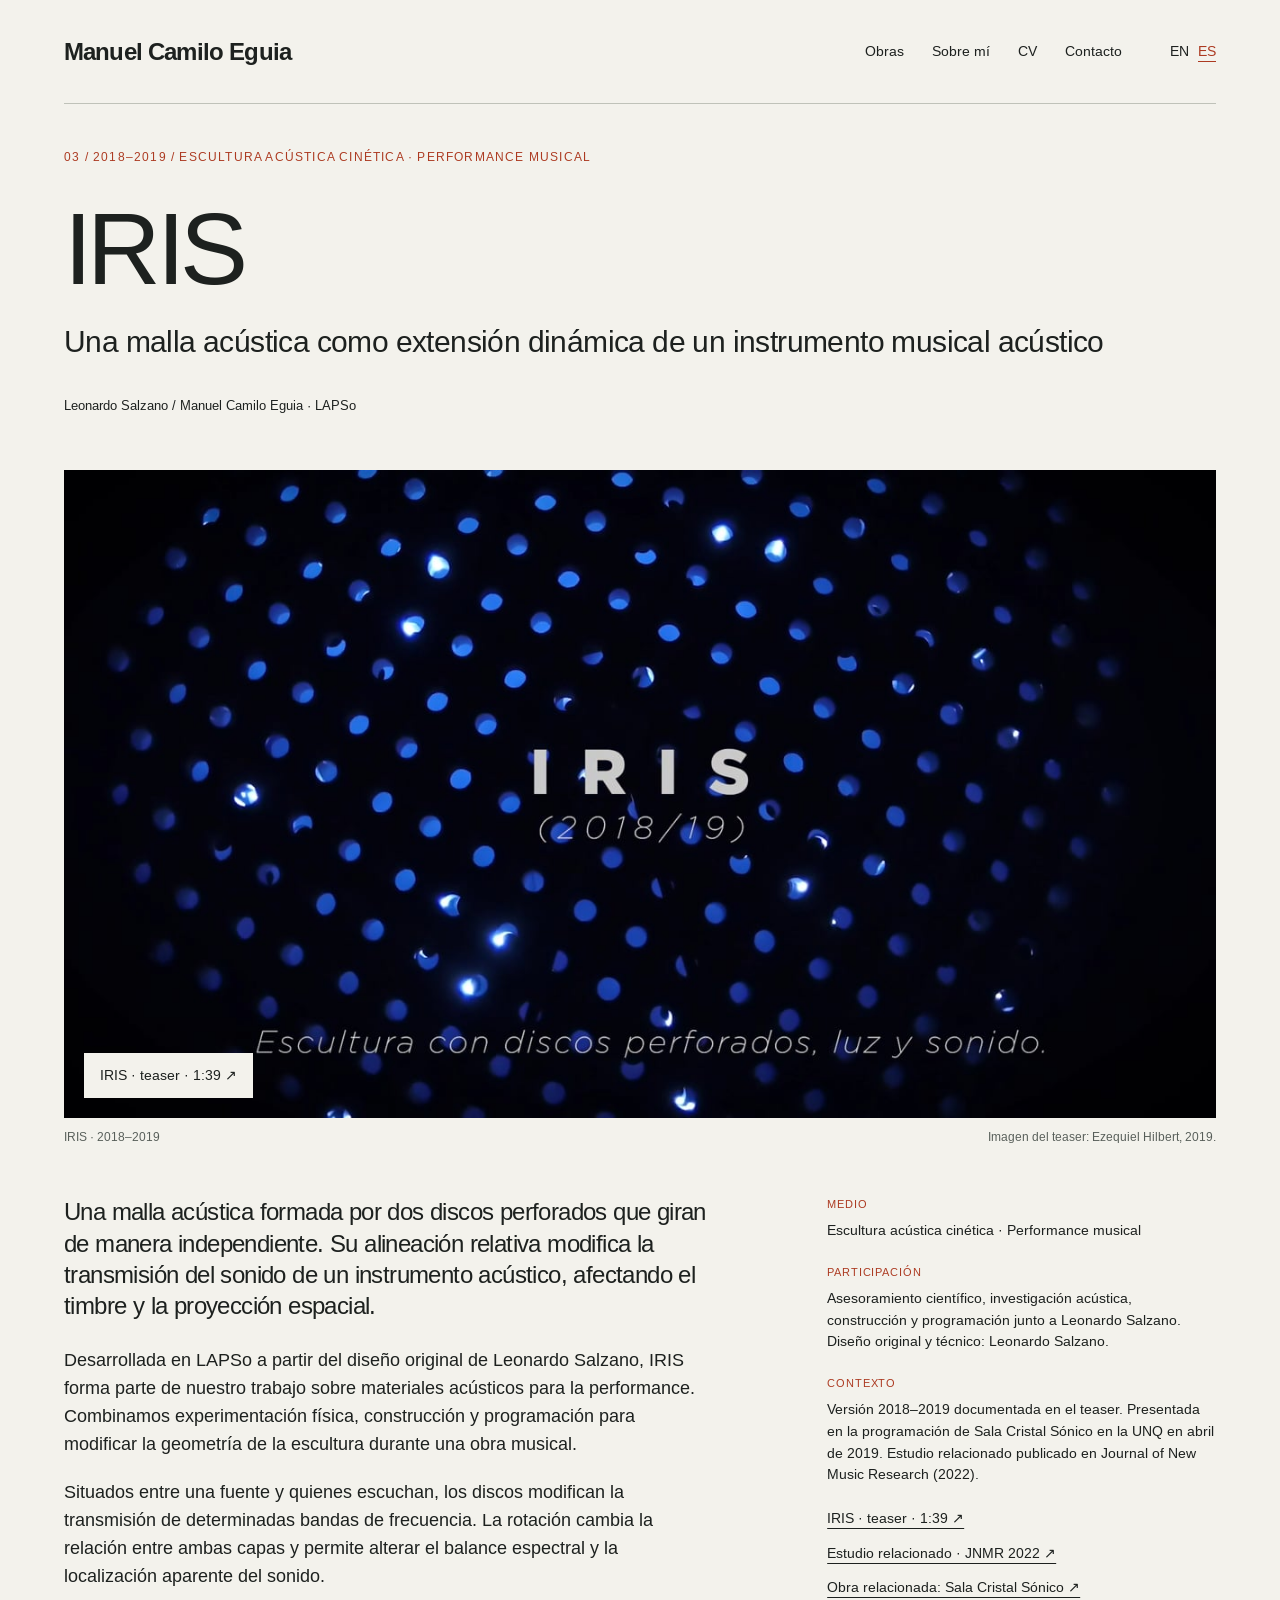
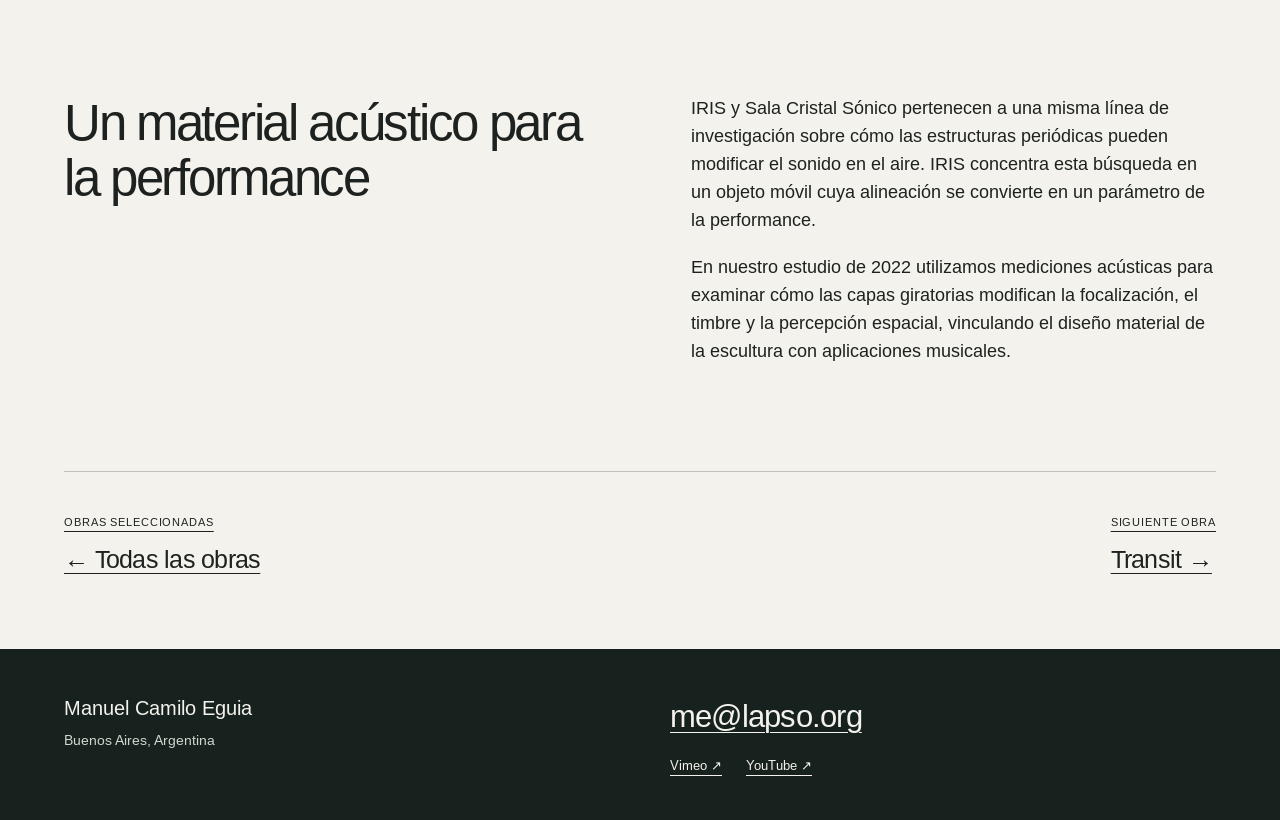
<file: docs/es/works/iris/index.html>
<!doctype html><html lang="es"><head><meta charset="utf-8"><meta name="viewport" content="width=device-width,initial-scale=1"><title>IRIS — Manuel Camilo Eguia — Sonido, espacio y percepción</title><meta name="description" content="Una malla acústica formada por dos discos perforados que giran de manera independiente. Su alineación relativa modifica la transmisión del sonido de un instrumento acústico, afectando el timbre y la proyección espacial."><meta name="theme-color" content="#f3f2ec"><link rel="canonical" href="https://meguia.github.io/dossier/es/works/iris/"><link rel="alternate" hreflang="en" href="https://meguia.github.io/dossier/works/iris/"><link rel="alternate" hreflang="es" href="https://meguia.github.io/dossier/es/works/iris/"><meta property="og:type" content="website"><meta property="og:title" content="IRIS — Manuel Camilo Eguia — Sonido, espacio y percepción"><meta property="og:description" content="Una malla acústica formada por dos discos perforados que giran de manera independiente. Su alineación relativa modifica la transmisión del sonido de un instrumento acústico, afectando el timbre y la proyección espacial."><meta property="og:url" content="https://meguia.github.io/dossier/es/works/iris/"><meta property="og:image" content="https://meguia.github.io/dossier/assets/images/iris-teaser.jpg"><meta name="twitter:card" content="summary_large_image"><link rel="stylesheet" href="../../../assets/site.css"><script type="application/ld+json">{"@context": "https://schema.org", "@type": "Person", "name": "Manuel Camilo Eguia", "email": "me@lapso.org", "url": "https://meguia.github.io/dossier/", "jobTitle": "Artista sonoro · Físico · Investigador", "sameAs": ["https://vimeo.com/meguia", "https://www.youtube.com/@manueleguia2915"]}</script></head><body><a class="skip" href="#main">Saltar al contenido</a><div class="wrap"><header class="site-header" id="top"><a class="brand" href="../../../es/">Manuel Camilo Eguia</a><nav class="nav" aria-label="Main"><a href="../../../es/#works">Obras</a><a href="../../../es/#practice">Sobre mí</a><a href="../../../es/#cv">CV</a><a href="../../../es/#contact">Contacto</a><span class="lang" aria-label="Idioma"><a href="../../../works/iris/" lang="en" hreflang="en" >EN</a><a href="../../../es/works/iris/" lang="es" hreflang="es" aria-current="page">ES</a></span></nav></header></div><main class="wrap" id="main"><section class="project-intro"><p class="eyebrow">03 / 2018–2019 / Escultura acústica cinética · Performance musical</p><h1 class="project-title">IRIS</h1><p class="project-subtitle">Una malla acústica como extensión dinámica de un instrumento musical acústico</p><p class="project-credit">Leonardo Salzano / Manuel Camilo Eguia · LAPSo</p></section><figure><a class="project-video" href="https://vimeo.com/357733702" aria-label="IRIS · teaser · 1:39"><img src="../../../assets/images/iris-teaser.jpg" alt="Imagen del teaser de IRIS: luz azul a través de los discos perforados superpuestos de la escultura." class="project-hero" loading="eager" decoding="async"><span class="preview-label">IRIS · teaser · 1:39 ↗</span></a><figcaption class="caption"><span>IRIS · 2018–2019</span><span>Imagen del teaser: Ezequiel Hilbert, 2019.</span></figcaption></figure><section class="project-text"><div class="project-body"><p class="lead">Una malla acústica formada por dos discos perforados que giran de manera independiente. Su alineación relativa modifica la transmisión del sonido de un instrumento acústico, afectando el timbre y la proyección espacial.</p><p>Desarrollada en LAPSo a partir del diseño original de Leonardo Salzano, IRIS forma parte de nuestro trabajo sobre materiales acústicos para la performance. Combinamos experimentación física, construcción y programación para modificar la geometría de la escultura durante una obra musical.</p><p>Situados entre una fuente y quienes escuchan, los discos modifican la transmisión de determinadas bandas de frecuencia. La rotación cambia la relación entre ambas capas y permite alterar el balance espectral y la localización aparente del sonido.</p></div><aside><dl class="project-facts"><dt>Medio</dt><dd>Escultura acústica cinética · Performance musical</dd><dt>Participación</dt><dd>Asesoramiento científico, investigación acústica, construcción y programación junto a Leonardo Salzano. Diseño original y técnico: Leonardo Salzano.</dd><dt>Contexto</dt><dd>Versión 2018–2019 documentada en el teaser. Presentada en la programación de Sala Cristal Sónico en la UNQ en abril de 2019. Estudio relacionado publicado en Journal of New Music Research (2022).</dd></dl><div class="project-links"><a href="https://vimeo.com/357733702">IRIS · teaser · 1:39 ↗</a><a href="https://doi.org/10.1080/09298215.2022.2049313">Estudio relacionado · JNMR 2022 ↗</a><a href="../sonic-crystal-room/">Obra relacionada: Sala Cristal Sónico ↗</a></div></aside></section><section class="project-detail"><div class="detail-text"><h2>Un material acústico para la performance</h2><div><p>IRIS y Sala Cristal Sónico pertenecen a una misma línea de investigación sobre cómo las estructuras periódicas pueden modificar el sonido en el aire. IRIS concentra esta búsqueda en un objeto móvil cuya alineación se convierte en un parámetro de la performance.</p><p>En nuestro estudio de 2022 utilizamos mediciones acústicas para examinar cómo las capas giratorias modifican la focalización, el timbre y la percepción espacial, vinculando el diseño material de la escultura con aplicaciones musicales.</p></div></div></section><nav class="other-works" aria-label="Otras obras"><a href="../../../es/#works"><small>Obras seleccionadas</small><strong>← Todas las obras</strong></a><a href="../transit/"><small>Siguiente obra</small><strong>Transit →</strong></a></nav></main><footer class="contact-section" id="contact" aria-label="Contacto"><div class="contact-grid"><div><p class="contact-name">Manuel Camilo Eguia</p><p class="contact-location">Buenos Aires, Argentina</p></div><address><a class="email" href="mailto:me@lapso.org">me@lapso.org</a><div class="channels"><a href="https://vimeo.com/meguia">Vimeo ↗</a><a href="https://www.youtube.com/@manueleguia2915">YouTube ↗</a></div></address></div></footer></body></html>
</file>
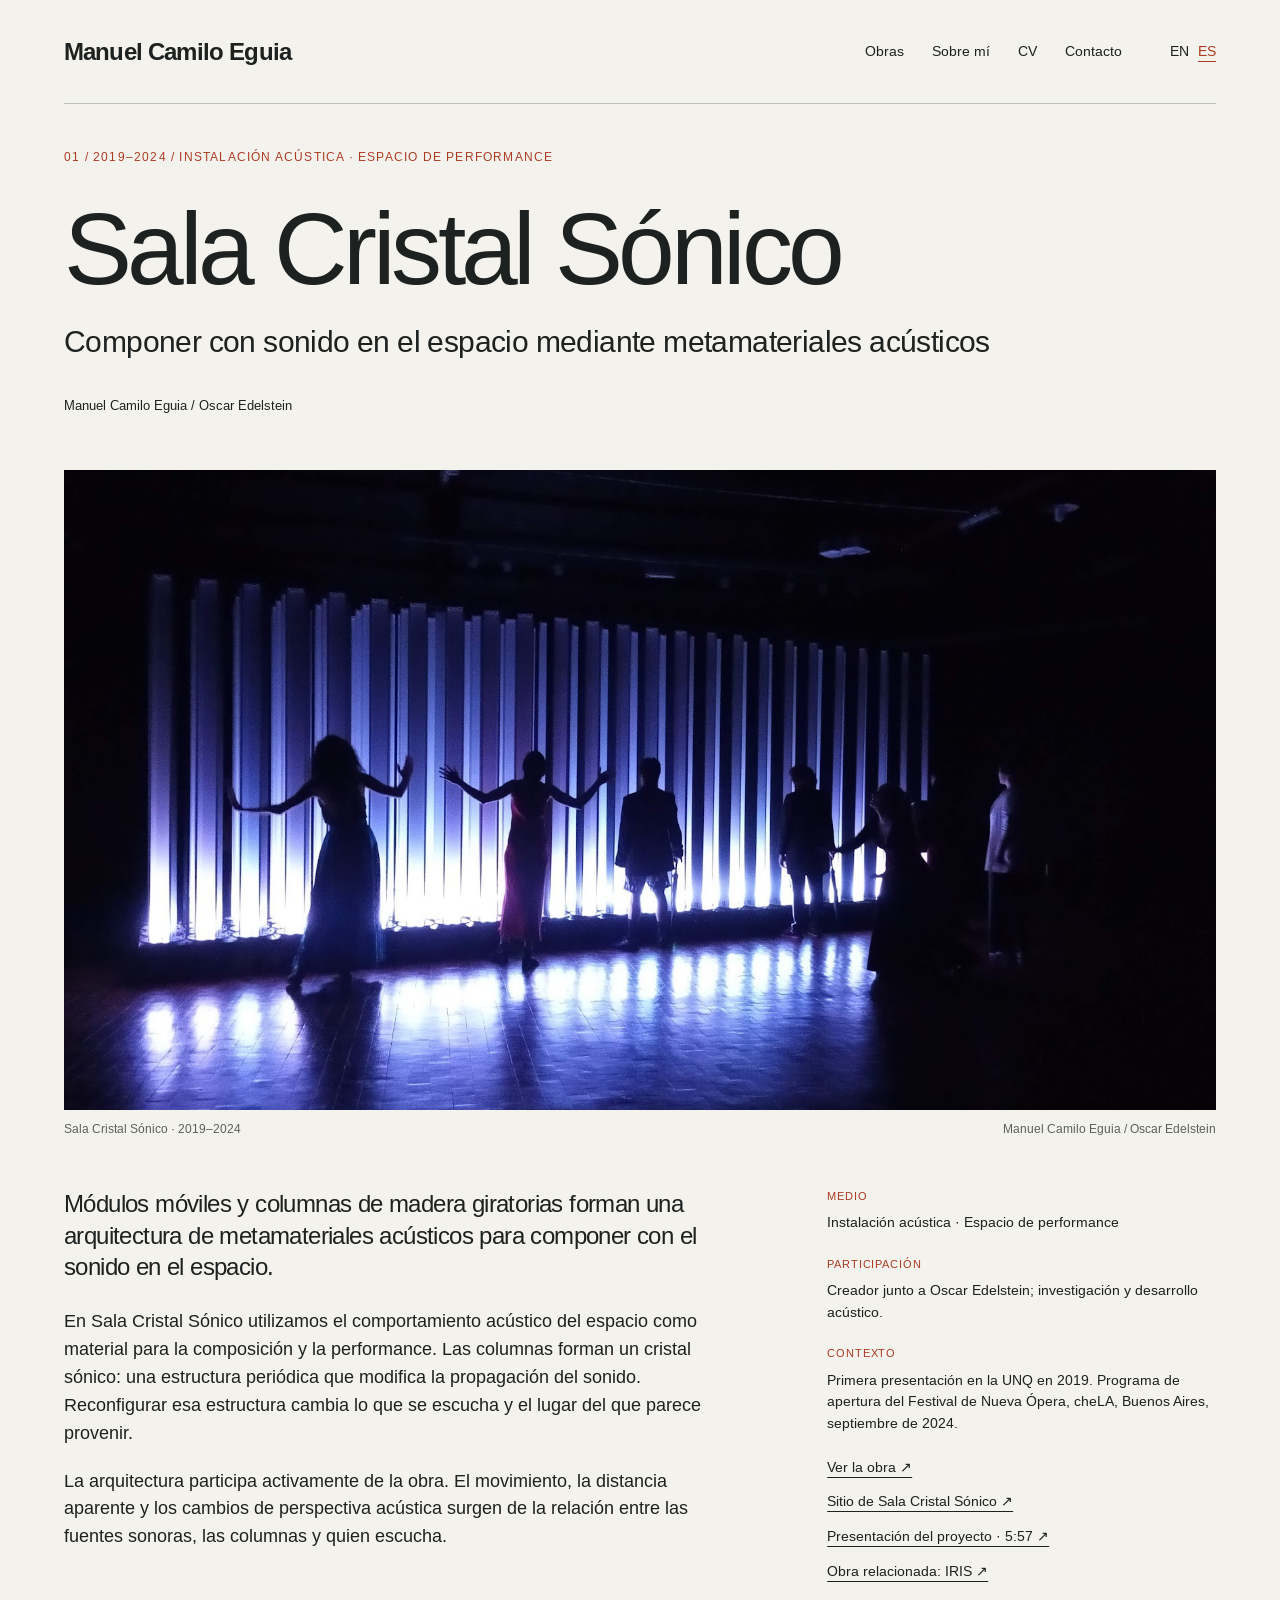
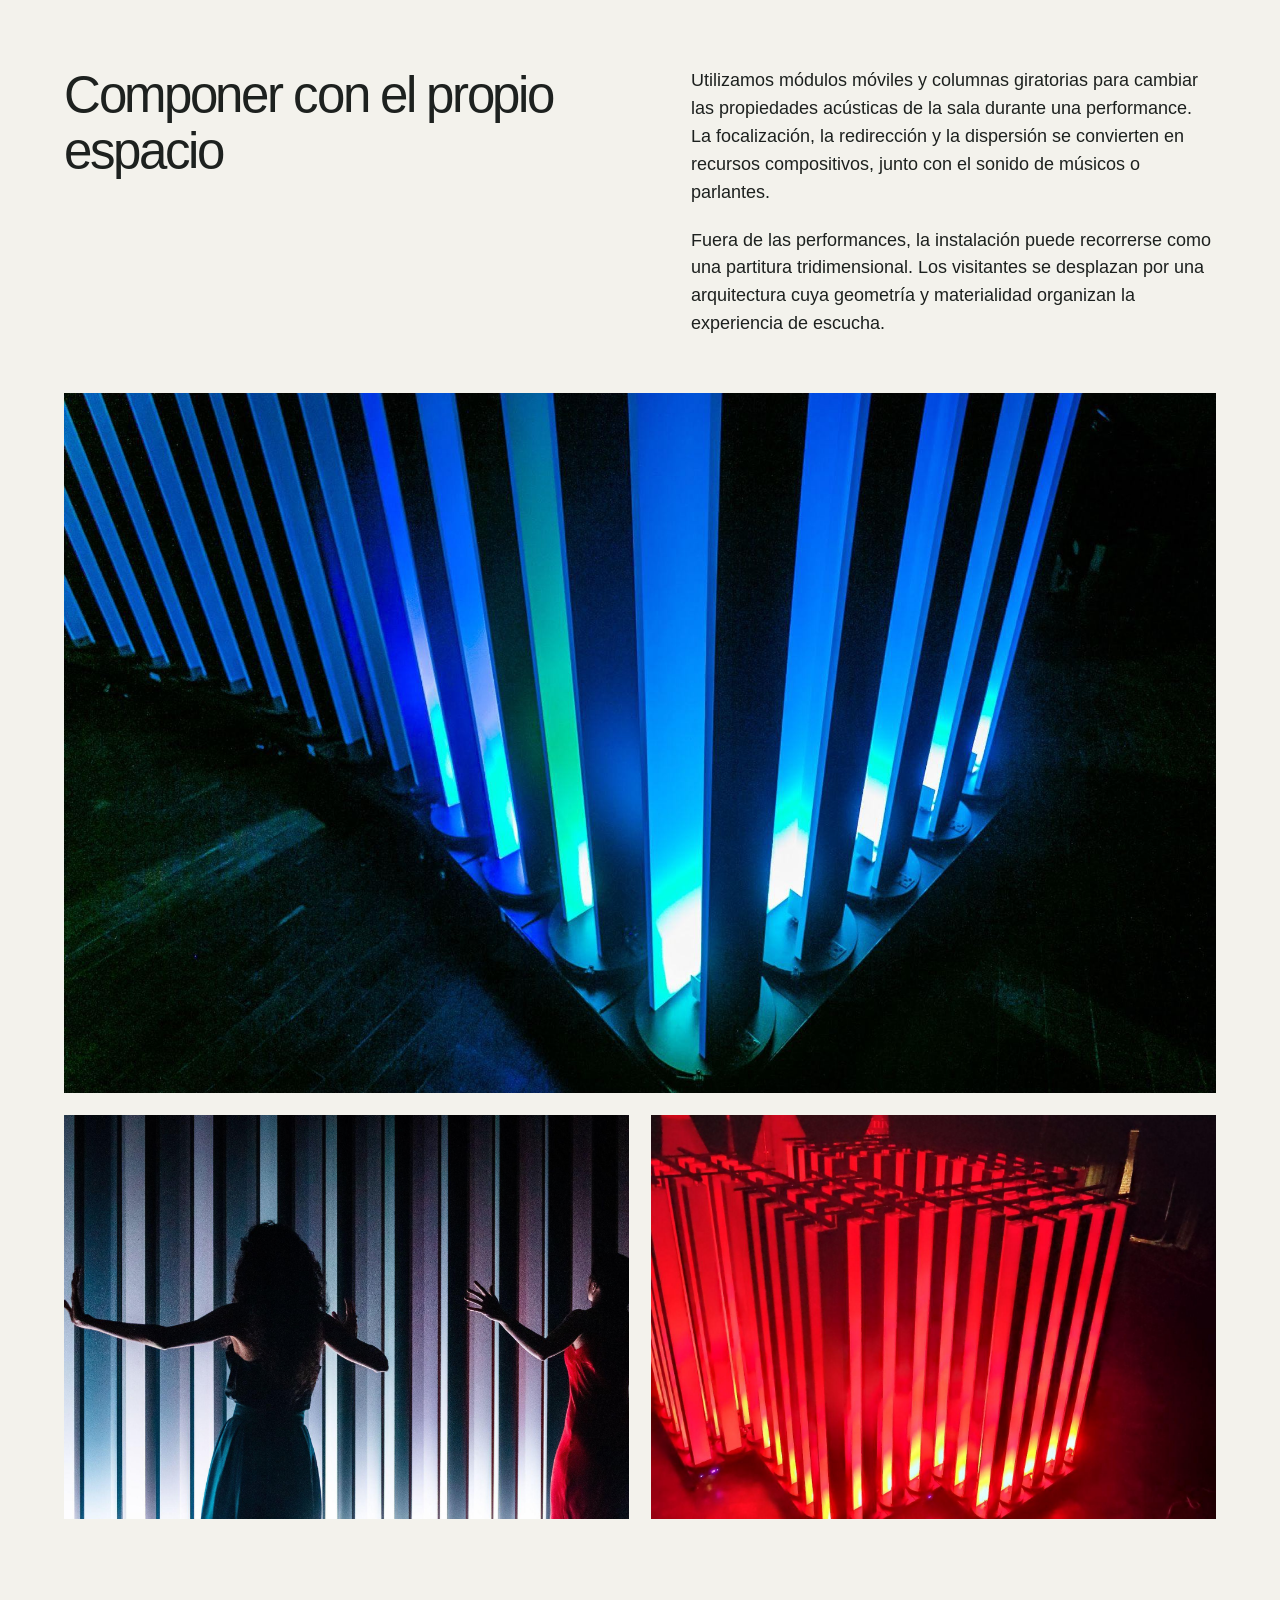
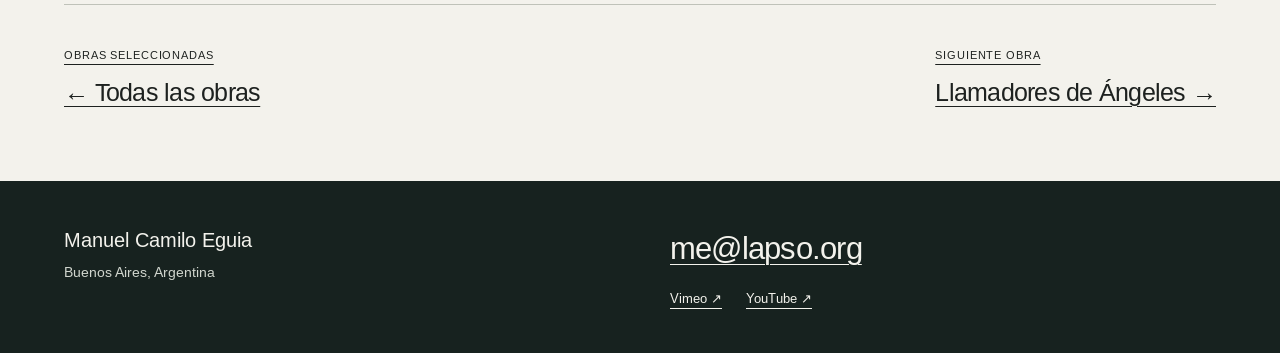
<file: docs/es/works/sonic-crystal-room/index.html>
<!doctype html><html lang="es"><head><meta charset="utf-8"><meta name="viewport" content="width=device-width,initial-scale=1"><title>Sala Cristal Sónico — Manuel Camilo Eguia — Sonido, espacio y percepción</title><meta name="description" content="Módulos móviles y columnas de madera giratorias forman una arquitectura de metamateriales acústicos para componer con el sonido en el espacio."><meta name="theme-color" content="#f3f2ec"><link rel="canonical" href="https://meguia.github.io/dossier/es/works/sonic-crystal-room/"><link rel="alternate" hreflang="en" href="https://meguia.github.io/dossier/works/sonic-crystal-room/"><link rel="alternate" hreflang="es" href="https://meguia.github.io/dossier/es/works/sonic-crystal-room/"><meta property="og:type" content="website"><meta property="og:title" content="Sala Cristal Sónico — Manuel Camilo Eguia — Sonido, espacio y percepción"><meta property="og:description" content="Módulos móviles y columnas de madera giratorias forman una arquitectura de metamateriales acústicos para componer con el sonido en el espacio."><meta property="og:url" content="https://meguia.github.io/dossier/es/works/sonic-crystal-room/"><meta property="og:image" content="https://meguia.github.io/dossier/assets/images/sonic-performance.jpg"><meta name="twitter:card" content="summary_large_image"><link rel="stylesheet" href="../../../assets/site.css"><script type="application/ld+json">{"@context": "https://schema.org", "@type": "Person", "name": "Manuel Camilo Eguia", "email": "me@lapso.org", "url": "https://meguia.github.io/dossier/", "jobTitle": "Artista sonoro · Físico · Investigador", "sameAs": ["https://vimeo.com/meguia", "https://www.youtube.com/@manueleguia2915"]}</script></head><body><a class="skip" href="#main">Saltar al contenido</a><div class="wrap"><header class="site-header" id="top"><a class="brand" href="../../../es/">Manuel Camilo Eguia</a><nav class="nav" aria-label="Main"><a href="../../../es/#works">Obras</a><a href="../../../es/#practice">Sobre mí</a><a href="../../../es/#cv">CV</a><a href="../../../es/#contact">Contacto</a><span class="lang" aria-label="Idioma"><a href="../../../works/sonic-crystal-room/" lang="en" hreflang="en" >EN</a><a href="../../../es/works/sonic-crystal-room/" lang="es" hreflang="es" aria-current="page">ES</a></span></nav></header></div><main class="wrap" id="main"><section class="project-intro"><p class="eyebrow">01 / 2019–2024 / Instalación acústica · Espacio de performance</p><h1 class="project-title">Sala Cristal Sónico</h1><p class="project-subtitle">Componer con sonido en el espacio mediante metamateriales acústicos</p><p class="project-credit">Manuel Camilo Eguia / Oscar Edelstein</p></section><figure><img src="../../../assets/images/sonic-performance.jpg" alt="Intérpretes a contraluz frente a las columnas iluminadas de Sala Cristal Sónico." class="project-hero" loading="eager" decoding="async"><figcaption class="caption"><span>Sala Cristal Sónico · 2019–2024</span><span>Manuel Camilo Eguia / Oscar Edelstein</span></figcaption></figure><section class="project-text"><div class="project-body"><p class="lead">Módulos móviles y columnas de madera giratorias forman una arquitectura de metamateriales acústicos para componer con el sonido en el espacio.</p><p>En Sala Cristal Sónico utilizamos el comportamiento acústico del espacio como material para la composición y la performance. Las columnas forman un cristal sónico: una estructura periódica que modifica la propagación del sonido. Reconfigurar esa estructura cambia lo que se escucha y el lugar del que parece provenir.</p><p>La arquitectura participa activamente de la obra. El movimiento, la distancia aparente y los cambios de perspectiva acústica surgen de la relación entre las fuentes sonoras, las columnas y quien escucha.</p></div><aside><dl class="project-facts"><dt>Medio</dt><dd>Instalación acústica · Espacio de performance</dd><dt>Participación</dt><dd>Creador junto a Oscar Edelstein; investigación y desarrollo acústico.</dd><dt>Contexto</dt><dd>Primera presentación en la UNQ en 2019. Programa de apertura del Festival de Nueva Ópera, cheLA, Buenos Aires, septiembre de 2024.</dd></dl><div class="project-links"><a href="https://vimeo.com/327293462">Ver la obra ↗</a><a href="https://www.salacristalsonico.com/english.html">Sitio de Sala Cristal Sónico ↗</a><a href="https://vimeo.com/284948861">Presentación del proyecto · 5:57 ↗</a><a href="../iris/">Obra relacionada: IRIS ↗</a></div></aside></section><section class="project-detail"><div class="detail-text"><h2>Componer con el propio espacio</h2><div><p>Utilizamos módulos móviles y columnas giratorias para cambiar las propiedades acústicas de la sala durante una performance. La focalización, la redirección y la dispersión se convierten en recursos compositivos, junto con el sonido de músicos o parlantes.</p><p>Fuera de las performances, la instalación puede recorrerse como una partitura tridimensional. Los visitantes se desplazan por una arquitectura cuya geometría y materialidad organizan la experiencia de escucha.</p></div></div><img src="../../../assets/images/sonic-columns.jpg" alt="Detalle de las columnas de madera de Sala Cristal Sónico iluminadas en azul y verde." class="detail-photo" loading="lazy" decoding="async"><div class="gallery "><img src="../../../assets/images/sonic-performer.jpg" alt="Sala Cristal Sónico — documentación del proyecto" class="" loading="lazy" decoding="async"><img src="../../../assets/images/sonic-red.jpg" alt="Sala Cristal Sónico — documentación del proyecto" class="" loading="lazy" decoding="async"></div></section><nav class="other-works" aria-label="Otras obras"><a href="../../../es/#works"><small>Obras seleccionadas</small><strong>← Todas las obras</strong></a><a href="../wind-chimes/"><small>Siguiente obra</small><strong>Llamadores de Ángeles →</strong></a></nav></main><footer class="contact-section" id="contact" aria-label="Contacto"><div class="contact-grid"><div><p class="contact-name">Manuel Camilo Eguia</p><p class="contact-location">Buenos Aires, Argentina</p></div><address><a class="email" href="mailto:me@lapso.org">me@lapso.org</a><div class="channels"><a href="https://vimeo.com/meguia">Vimeo ↗</a><a href="https://www.youtube.com/@manueleguia2915">YouTube ↗</a></div></address></div></footer></body></html>
</file>
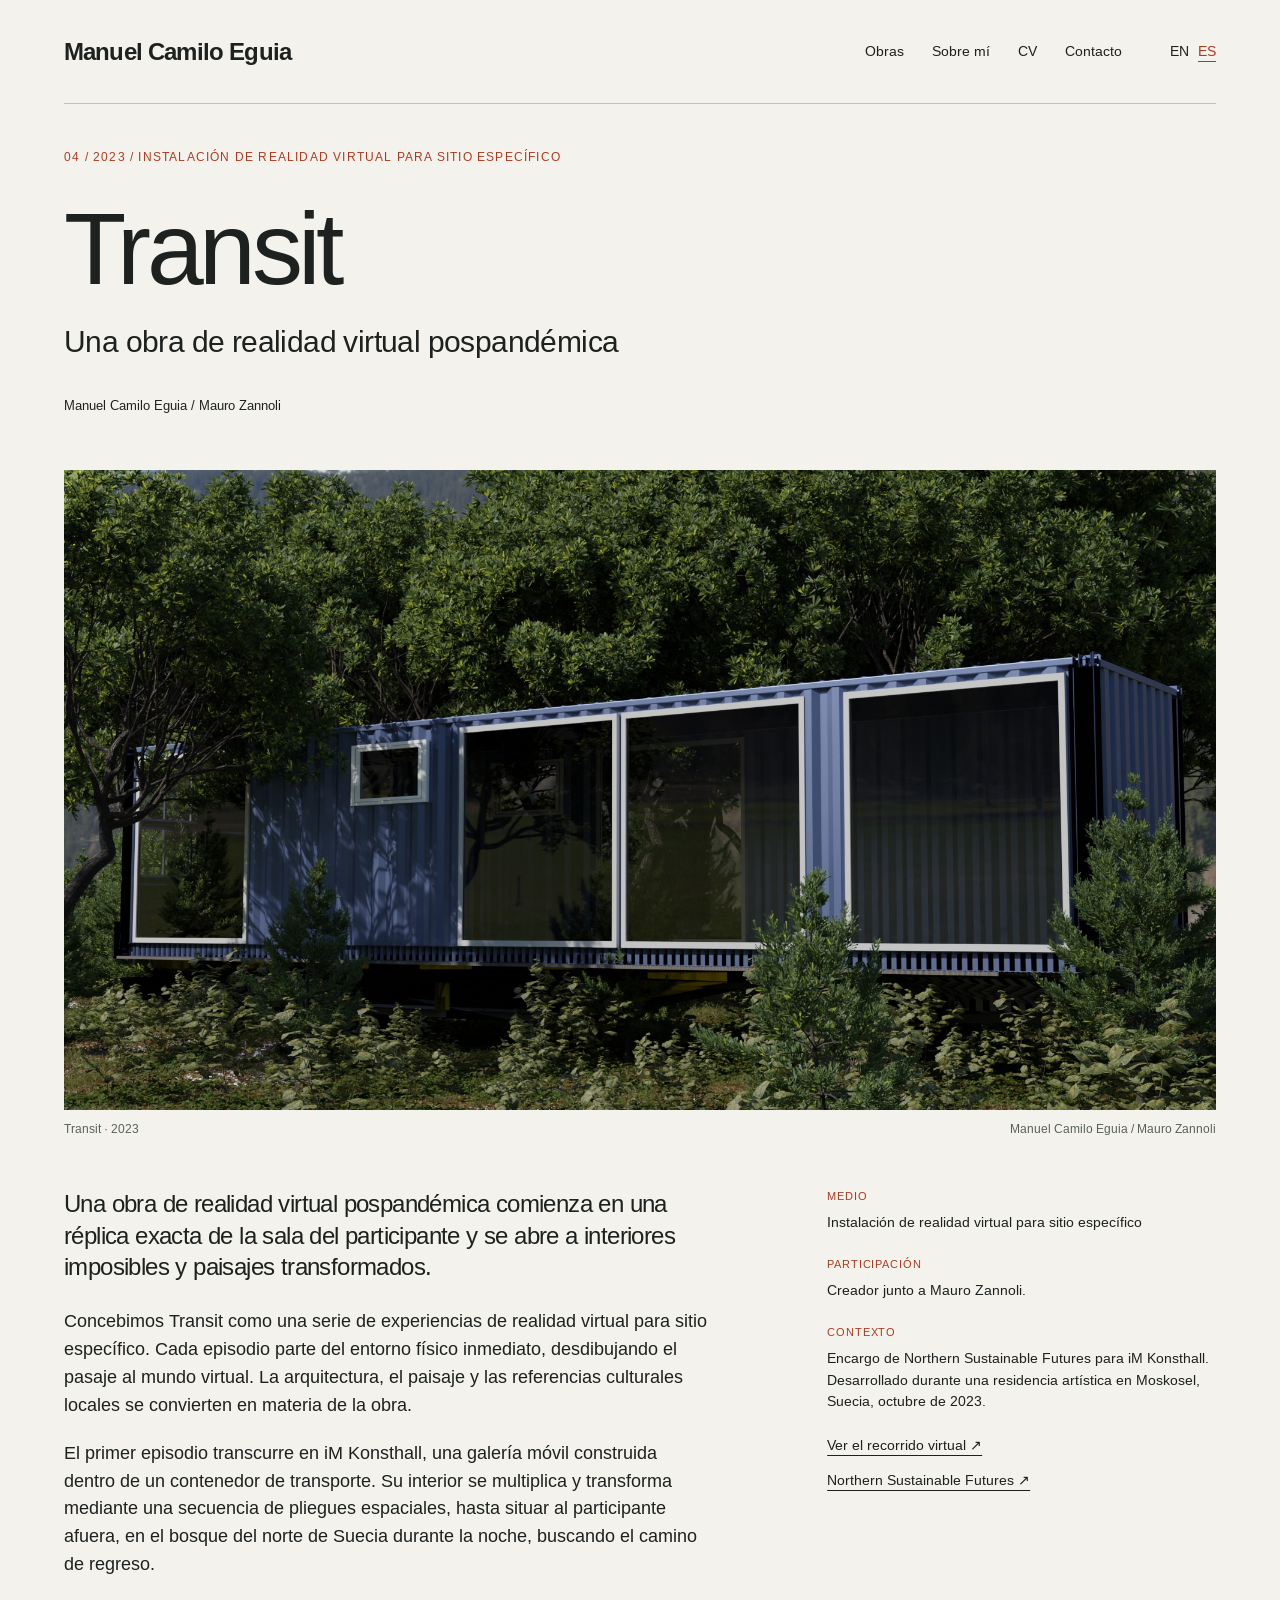
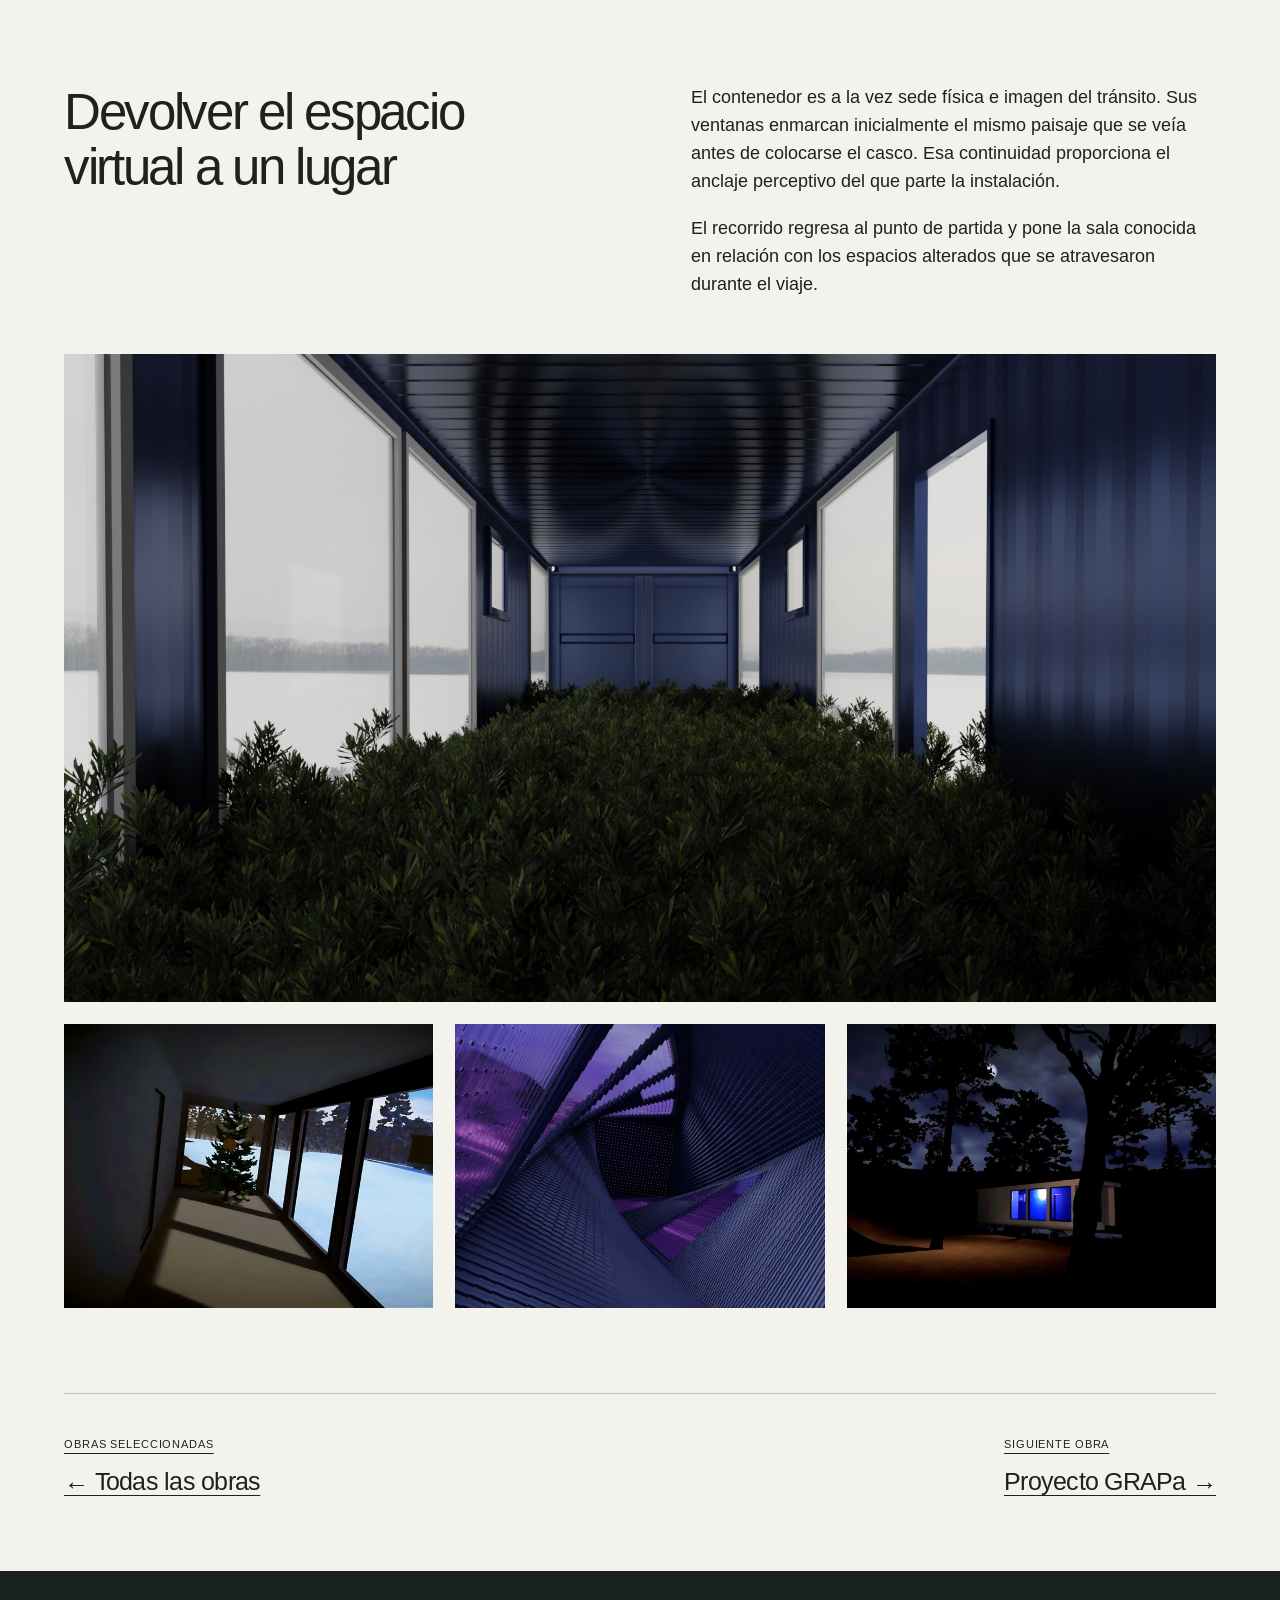
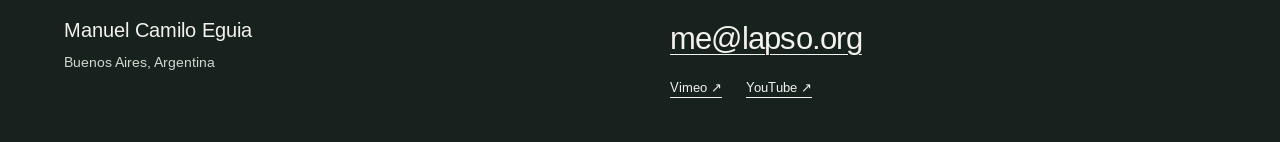
<file: docs/es/works/transit/index.html>
<!doctype html><html lang="es"><head><meta charset="utf-8"><meta name="viewport" content="width=device-width,initial-scale=1"><title>Transit — Manuel Camilo Eguia — Sonido, espacio y percepción</title><meta name="description" content="Una obra de realidad virtual pospandémica comienza en una réplica exacta de la sala del participante y se abre a interiores imposibles y paisajes transformados."><meta name="theme-color" content="#f3f2ec"><link rel="canonical" href="https://meguia.github.io/dossier/es/works/transit/"><link rel="alternate" hreflang="en" href="https://meguia.github.io/dossier/works/transit/"><link rel="alternate" hreflang="es" href="https://meguia.github.io/dossier/es/works/transit/"><meta property="og:type" content="website"><meta property="og:title" content="Transit — Manuel Camilo Eguia — Sonido, espacio y percepción"><meta property="og:description" content="Una obra de realidad virtual pospandémica comienza en una réplica exacta de la sala del participante y se abre a interiores imposibles y paisajes transformados."><meta property="og:url" content="https://meguia.github.io/dossier/es/works/transit/"><meta property="og:image" content="https://meguia.github.io/dossier/assets/images/transit-container.jpg"><meta name="twitter:card" content="summary_large_image"><link rel="stylesheet" href="../../../assets/site.css"><script type="application/ld+json">{"@context": "https://schema.org", "@type": "Person", "name": "Manuel Camilo Eguia", "email": "me@lapso.org", "url": "https://meguia.github.io/dossier/", "jobTitle": "Artista sonoro · Físico · Investigador", "sameAs": ["https://vimeo.com/meguia", "https://www.youtube.com/@manueleguia2915"]}</script></head><body><a class="skip" href="#main">Saltar al contenido</a><div class="wrap"><header class="site-header" id="top"><a class="brand" href="../../../es/">Manuel Camilo Eguia</a><nav class="nav" aria-label="Main"><a href="../../../es/#works">Obras</a><a href="../../../es/#practice">Sobre mí</a><a href="../../../es/#cv">CV</a><a href="../../../es/#contact">Contacto</a><span class="lang" aria-label="Idioma"><a href="../../../works/transit/" lang="en" hreflang="en" >EN</a><a href="../../../es/works/transit/" lang="es" hreflang="es" aria-current="page">ES</a></span></nav></header></div><main class="wrap" id="main"><section class="project-intro"><p class="eyebrow">04 / 2023 / Instalación de realidad virtual para sitio específico</p><h1 class="project-title">Transit</h1><p class="project-subtitle">Una obra de realidad virtual pospandémica</p><p class="project-credit">Manuel Camilo Eguia / Mauro Zannoli</p></section><figure><img src="../../../assets/images/transit-container.jpg" alt="La galería-contenedor de Transit situada en un paisaje boscoso." class="project-hero" loading="eager" decoding="async"><figcaption class="caption"><span>Transit · 2023</span><span>Manuel Camilo Eguia / Mauro Zannoli</span></figcaption></figure><section class="project-text"><div class="project-body"><p class="lead">Una obra de realidad virtual pospandémica comienza en una réplica exacta de la sala del participante y se abre a interiores imposibles y paisajes transformados.</p><p>Concebimos Transit como una serie de experiencias de realidad virtual para sitio específico. Cada episodio parte del entorno físico inmediato, desdibujando el pasaje al mundo virtual. La arquitectura, el paisaje y las referencias culturales locales se convierten en materia de la obra.</p><p>El primer episodio transcurre en iM Konsthall, una galería móvil construida dentro de un contenedor de transporte. Su interior se multiplica y transforma mediante una secuencia de pliegues espaciales, hasta situar al participante afuera, en el bosque del norte de Suecia durante la noche, buscando el camino de regreso.</p></div><aside><dl class="project-facts"><dt>Medio</dt><dd>Instalación de realidad virtual para sitio específico</dd><dt>Participación</dt><dd>Creador junto a Mauro Zannoli.</dd><dt>Contexto</dt><dd>Encargo de Northern Sustainable Futures para iM Konsthall. Desarrollado durante una residencia artística en Moskosel, Suecia, octubre de 2023.</dd></dl><div class="project-links"><a href="https://vimeo.com/910119372/7ae6d0da78">Ver el recorrido virtual ↗</a><a href="https://www.nsfprojects.com/visual-arts/manuel/eguia">Northern Sustainable Futures ↗</a></div></aside></section><section class="project-detail"><div class="detail-text"><h2>Devolver el espacio virtual a un lugar</h2><div><p>El contenedor es a la vez sede física e imagen del tránsito. Sus ventanas enmarcan inicialmente el mismo paisaje que se veía antes de colocarse el casco. Esa continuidad proporciona el anclaje perceptivo del que parte la instalación.</p><p>El recorrido regresa al punto de partida y pone la sala conocida en relación con los espacios alterados que se atravesaron durante el viaje.</p></div></div><img src="../../../assets/images/transit-threshold.jpg" alt="Un interior virtual de Transit que se abre a un entorno boscoso transformado." class="detail-photo" loading="lazy" decoding="async"><div class="gallery three"><img src="../../../assets/images/transit-interior.jpg" alt="Transit — documentación del proyecto" class="" loading="lazy" decoding="async"><img src="../../../assets/images/transit-fold.jpg" alt="Transit — documentación del proyecto" class="" loading="lazy" decoding="async"><img src="../../../assets/images/transit-night.jpg" alt="Transit — documentación del proyecto" class="" loading="lazy" decoding="async"></div></section><nav class="other-works" aria-label="Otras obras"><a href="../../../es/#works"><small>Obras seleccionadas</small><strong>← Todas las obras</strong></a><a href="../grapa/"><small>Siguiente obra</small><strong>Proyecto GRAPa →</strong></a></nav></main><footer class="contact-section" id="contact" aria-label="Contacto"><div class="contact-grid"><div><p class="contact-name">Manuel Camilo Eguia</p><p class="contact-location">Buenos Aires, Argentina</p></div><address><a class="email" href="mailto:me@lapso.org">me@lapso.org</a><div class="channels"><a href="https://vimeo.com/meguia">Vimeo ↗</a><a href="https://www.youtube.com/@manueleguia2915">YouTube ↗</a></div></address></div></footer></body></html>
</file>
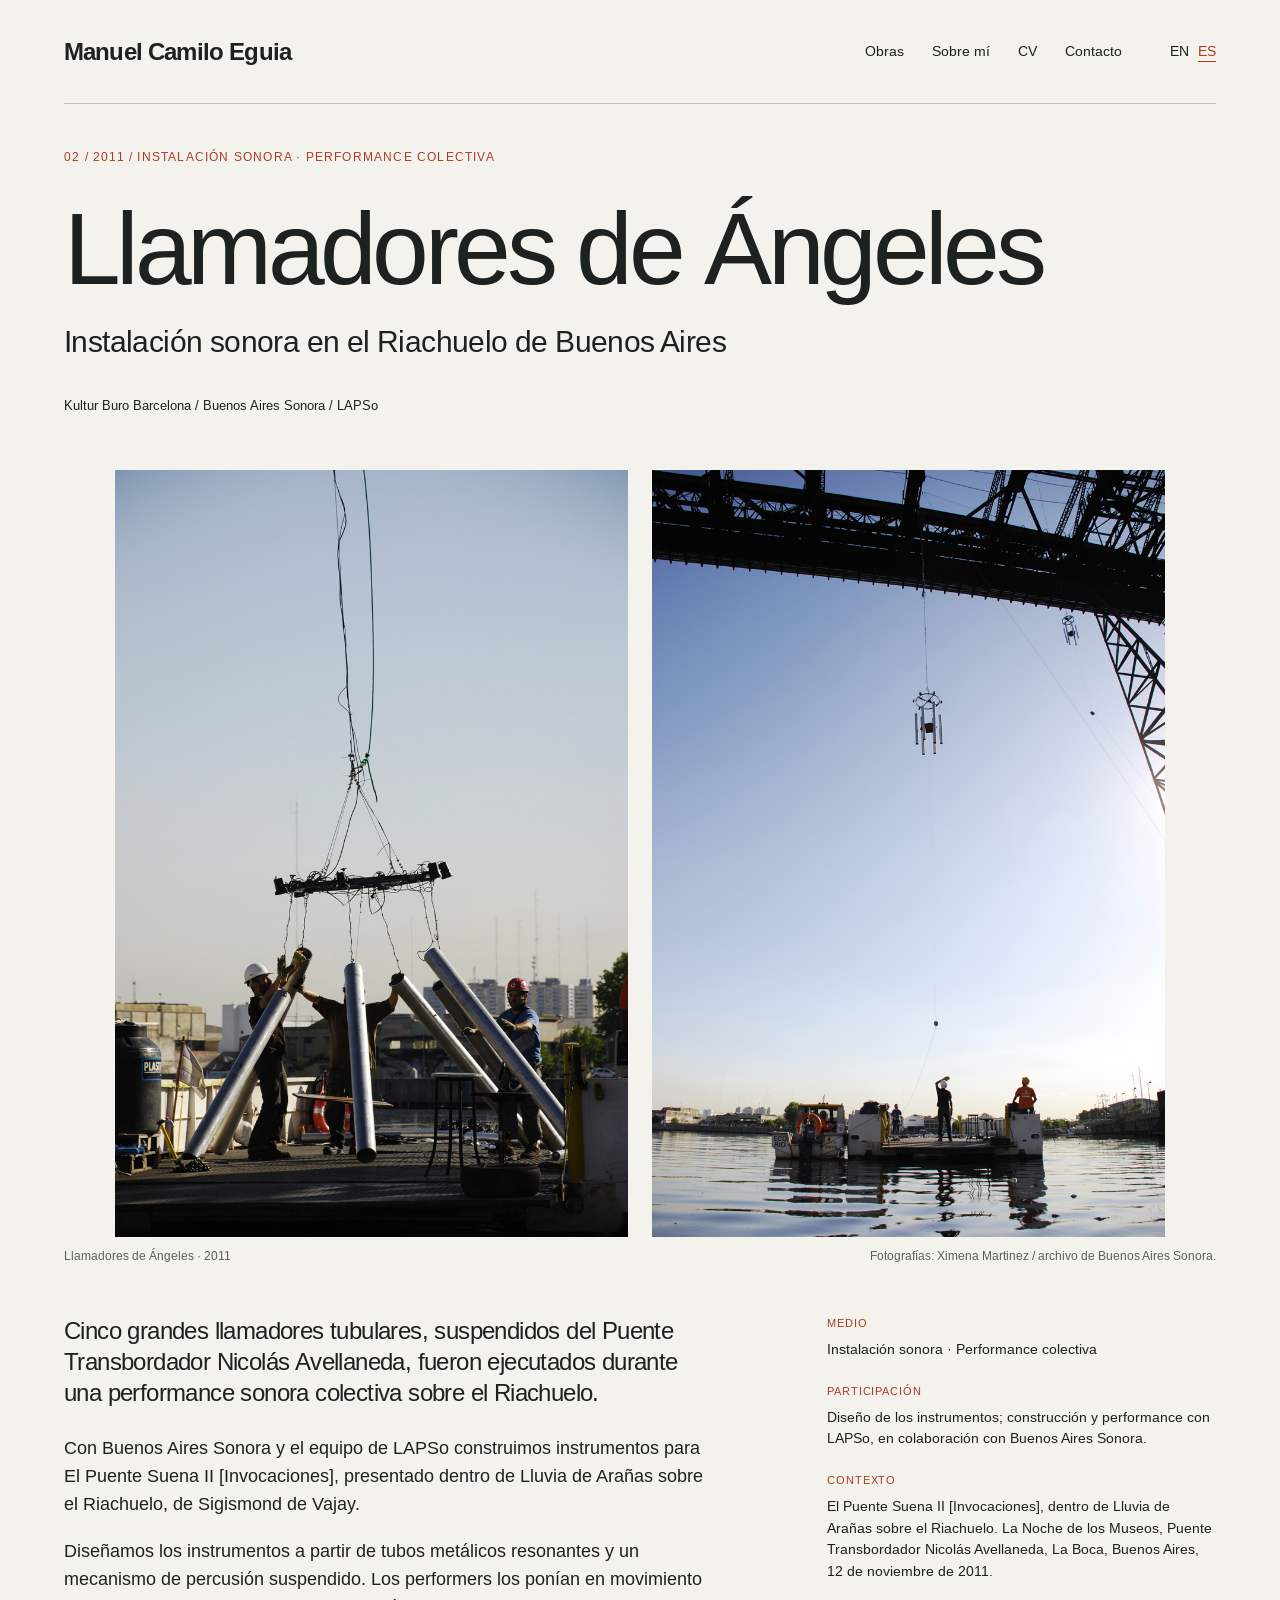
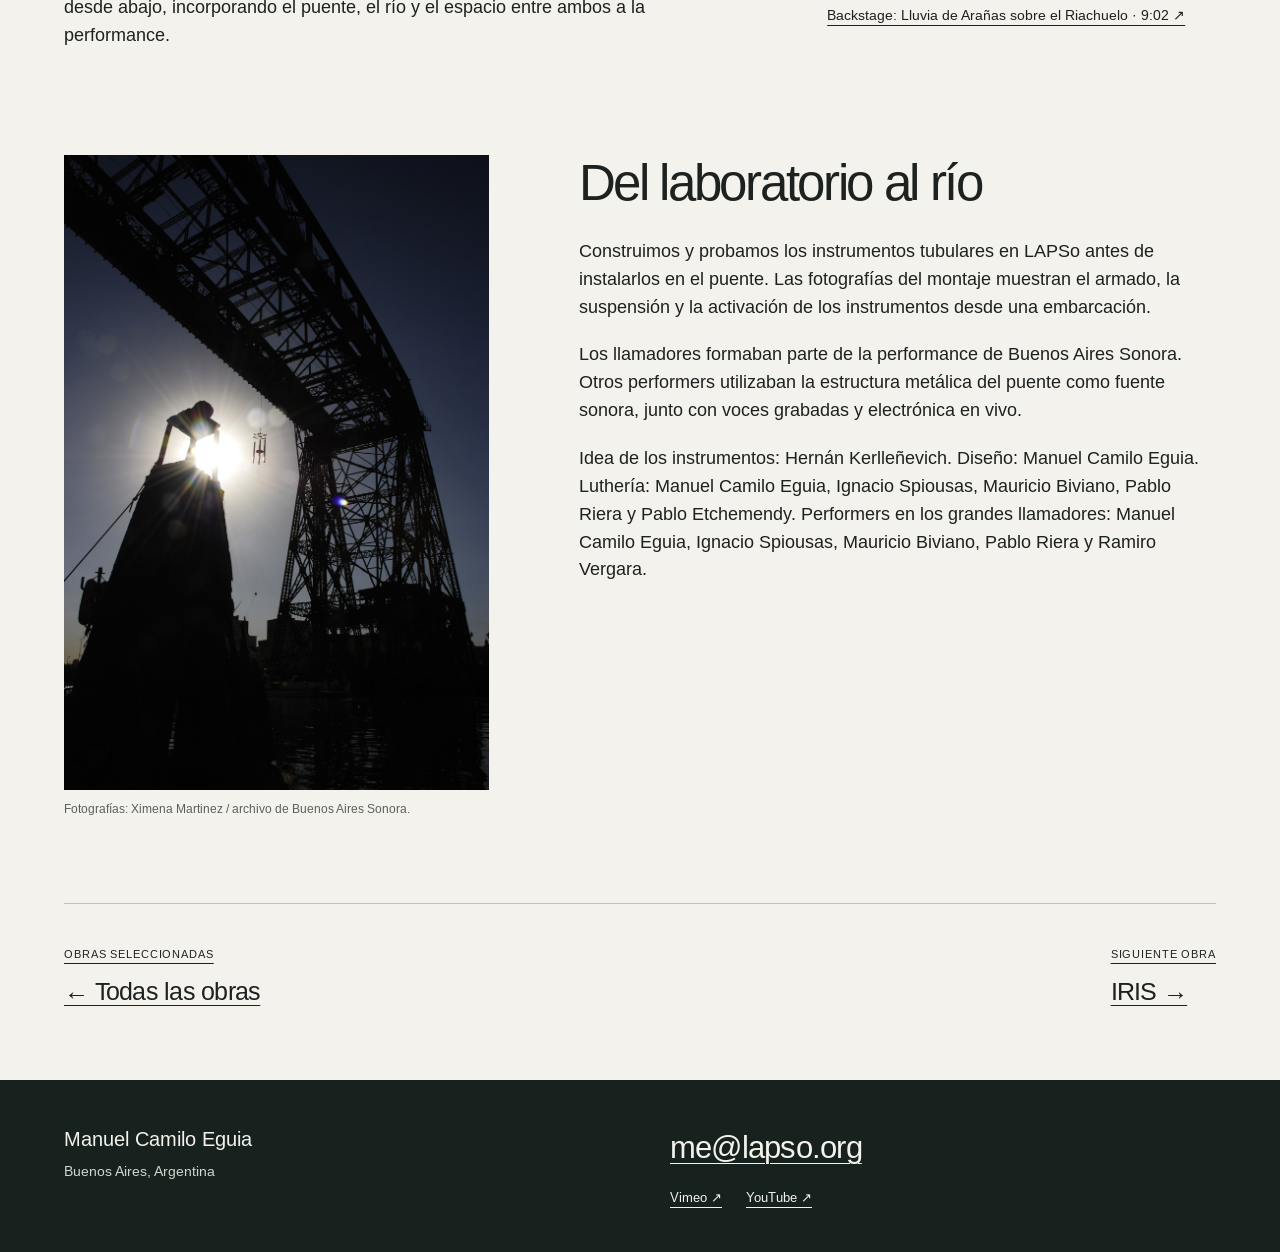
<file: docs/es/works/wind-chimes/index.html>
<!doctype html><html lang="es"><head><meta charset="utf-8"><meta name="viewport" content="width=device-width,initial-scale=1"><title>Llamadores de Ángeles — Manuel Camilo Eguia — Sonido, espacio y percepción</title><meta name="description" content="Cinco grandes llamadores tubulares, suspendidos del Puente Transbordador Nicolás Avellaneda, fueron ejecutados durante una performance sonora colectiva sobre el Riachuelo."><meta name="theme-color" content="#f3f2ec"><link rel="canonical" href="https://meguia.github.io/dossier/es/works/wind-chimes/"><link rel="alternate" hreflang="en" href="https://meguia.github.io/dossier/works/wind-chimes/"><link rel="alternate" hreflang="es" href="https://meguia.github.io/dossier/es/works/wind-chimes/"><meta property="og:type" content="website"><meta property="og:title" content="Llamadores de Ángeles — Manuel Camilo Eguia — Sonido, espacio y percepción"><meta property="og:description" content="Cinco grandes llamadores tubulares, suspendidos del Puente Transbordador Nicolás Avellaneda, fueron ejecutados durante una performance sonora colectiva sobre el Riachuelo."><meta property="og:url" content="https://meguia.github.io/dossier/es/works/wind-chimes/"><meta property="og:image" content="https://meguia.github.io/dossier/assets/images/wind-chimes-building.jpg"><meta name="twitter:card" content="summary_large_image"><link rel="stylesheet" href="../../../assets/site.css"><script type="application/ld+json">{"@context": "https://schema.org", "@type": "Person", "name": "Manuel Camilo Eguia", "email": "me@lapso.org", "url": "https://meguia.github.io/dossier/", "jobTitle": "Artista sonoro · Físico · Investigador", "sameAs": ["https://vimeo.com/meguia", "https://www.youtube.com/@manueleguia2915"]}</script></head><body><a class="skip" href="#main">Saltar al contenido</a><div class="wrap"><header class="site-header" id="top"><a class="brand" href="../../../es/">Manuel Camilo Eguia</a><nav class="nav" aria-label="Main"><a href="../../../es/#works">Obras</a><a href="../../../es/#practice">Sobre mí</a><a href="../../../es/#cv">CV</a><a href="../../../es/#contact">Contacto</a><span class="lang" aria-label="Idioma"><a href="../../../works/wind-chimes/" lang="en" hreflang="en" >EN</a><a href="../../../es/works/wind-chimes/" lang="es" hreflang="es" aria-current="page">ES</a></span></nav></header></div><main class="wrap" id="main"><section class="project-intro"><p class="eyebrow">02 / 2011 / Instalación sonora · Performance colectiva</p><h1 class="project-title">Llamadores de Ángeles</h1><p class="project-subtitle">Instalación sonora en el Riachuelo de Buenos Aires</p><p class="project-credit">Kultur Buro Barcelona / Buenos Aires Sonora / LAPSo</p></section><figure><div class="project-hero-pair"><img src="../../../assets/images/wind-chimes-building.jpg" alt="El equipo arma los grandes tubos metálicos de un llamador sobre una embarcación bajo el puente transbordador." class="" loading="eager" decoding="async"><img src="../../../assets/images/wind-chimes-bridge.jpg" alt="Llamadores suspendidos a gran altura sobre una embarcación bajo el Puente Transbordador Nicolás Avellaneda." class="" loading="eager" decoding="async"></div><figcaption class="caption"><span>Llamadores de Ángeles · 2011</span><span>Fotografías: Ximena Martinez / archivo de Buenos Aires Sonora.</span></figcaption></figure><section class="project-text"><div class="project-body"><p class="lead">Cinco grandes llamadores tubulares, suspendidos del Puente Transbordador Nicolás Avellaneda, fueron ejecutados durante una performance sonora colectiva sobre el Riachuelo.</p><p>Con Buenos Aires Sonora y el equipo de LAPSo construimos instrumentos para El Puente Suena II [Invocaciones], presentado dentro de Lluvia de Arañas sobre el Riachuelo, de Sigismond de Vajay.</p><p>Diseñamos los instrumentos a partir de tubos metálicos resonantes y un mecanismo de percusión suspendido. Los performers los ponían en movimiento desde abajo, incorporando el puente, el río y el espacio entre ambos a la performance.</p></div><aside><dl class="project-facts"><dt>Medio</dt><dd>Instalación sonora · Performance colectiva</dd><dt>Participación</dt><dd>Diseño de los instrumentos; construcción y performance con LAPSo, en colaboración con Buenos Aires Sonora.</dd><dt>Contexto</dt><dd>El Puente Suena II [Invocaciones], dentro de Lluvia de Arañas sobre el Riachuelo. La Noche de los Museos, Puente Transbordador Nicolás Avellaneda, La Boca, Buenos Aires, 12 de noviembre de 2011.</dd></dl><div class="project-links"><a href="https://vimeo.com/36096551">Backstage: Lluvia de Arañas sobre el Riachuelo · 9:02 ↗</a></div></aside></section><section class="project-detail portrait-detail"><figure><img src="../../../assets/images/wind-chimes-action.jpg" alt="Un performer a contraluz acciona un llamador suspendido bajo el puente transbordador." class="detail-photo" loading="lazy" decoding="async"><figcaption class="caption">Fotografías: Ximena Martinez / archivo de Buenos Aires Sonora.</figcaption></figure><div><h2>Del laboratorio al río</h2><p>Construimos y probamos los instrumentos tubulares en LAPSo antes de instalarlos en el puente. Las fotografías del montaje muestran el armado, la suspensión y la activación de los instrumentos desde una embarcación.</p><p>Los llamadores formaban parte de la performance de Buenos Aires Sonora. Otros performers utilizaban la estructura metálica del puente como fuente sonora, junto con voces grabadas y electrónica en vivo.</p><p>Idea de los instrumentos: Hernán Kerlleñevich. Diseño: Manuel Camilo Eguia. Luthería: Manuel Camilo Eguia, Ignacio Spiousas, Mauricio Biviano, Pablo Riera y Pablo Etchemendy. Performers en los grandes llamadores: Manuel Camilo Eguia, Ignacio Spiousas, Mauricio Biviano, Pablo Riera y Ramiro Vergara.</p></div></section><nav class="other-works" aria-label="Otras obras"><a href="../../../es/#works"><small>Obras seleccionadas</small><strong>← Todas las obras</strong></a><a href="../iris/"><small>Siguiente obra</small><strong>IRIS →</strong></a></nav></main><footer class="contact-section" id="contact" aria-label="Contacto"><div class="contact-grid"><div><p class="contact-name">Manuel Camilo Eguia</p><p class="contact-location">Buenos Aires, Argentina</p></div><address><a class="email" href="mailto:me@lapso.org">me@lapso.org</a><div class="channels"><a href="https://vimeo.com/meguia">Vimeo ↗</a><a href="https://www.youtube.com/@manueleguia2915">YouTube ↗</a></div></address></div></footer></body></html>
</file>
<file: docs/assets/site.css>
@font-face{font-family:PortfolioSans;src:url('fonts/LiberationSans-Regular.ttf') format('truetype');font-weight:400;font-display:swap}
@font-face{font-family:PortfolioSans;src:url('fonts/LiberationSans-Bold.ttf') format('truetype');font-weight:700;font-display:swap}
:root{--paper:#f3f2ec;--ink:#1d211f;--muted:#575e59;--line:#bfc2b9;--accent:#ac3a21;--dark:#17221f;--space:clamp(24px,5vw,88px)}
*{box-sizing:border-box}html{scroll-behavior:smooth;scroll-padding-top:28px}body{margin:0;background:var(--paper);color:var(--ink);font-family:PortfolioSans,Arial,sans-serif;font-size:18px;line-height:1.55}a{color:inherit;text-decoration-thickness:1px;text-underline-offset:5px}a:hover{color:var(--accent)}a:focus-visible,summary:focus-visible{outline:3px solid var(--accent);outline-offset:6px}img{display:block;width:100%;height:auto}figure{margin:0}p{margin:0 0 1.1em}h1,h2,h3,h4{font-weight:400;line-height:1.08;margin:0;letter-spacing:-.045em}h1{font-size:clamp(64px,8.6vw,150px)}h2{font-size:clamp(38px,5.1vw,78px)}h3{font-size:clamp(26px,2.8vw,43px)}h4{font-size:23px;line-height:1.2;letter-spacing:-.02em}em{font-family:inherit}.wrap{max-width:1660px;margin:auto;padding:0 var(--space)}.skip{position:absolute;top:-100px;left:20px;background:var(--ink);color:white;padding:12px;z-index:20}.skip:focus{top:10px}.site-header{min-height:104px;display:flex;align-items:center;justify-content:space-between;border-bottom:1px solid var(--line);gap:25px}.brand{font-size:24px;font-weight:700;letter-spacing:-.035em;text-decoration:none;white-space:nowrap}.nav{display:flex;align-items:center;gap:28px;font-size:14px}.nav a{text-decoration:none}.lang{display:flex;gap:9px;align-items:center;margin-left:20px}.lang [aria-current]{color:var(--accent);text-decoration:underline}.eyebrow{font-size:12px;line-height:1.4;text-transform:uppercase;letter-spacing:.1em}.dot::before{content:'';display:inline-block;width:7px;height:7px;border-radius:50%;background:var(--accent);margin-right:10px}.hero{padding:48px 0 25px}.hero-top{display:flex;justify-content:space-between;gap:20px;margin-bottom:36px}.hero-grid{display:grid;grid-template-columns:1fr 1.13fr;gap:5vw;align-items:end}.hero h1{font-size:clamp(68px,8.6vw,142px);line-height:.93;letter-spacing:-.07em;margin-bottom:32px}.hero h1 em{font-weight:400;color:var(--accent)}.hero-text{max-width:440px;font-size:19px;line-height:1.45}.hero-image{height:clamp(400px,41vw,650px);object-fit:cover;object-position:52% 50%}.caption{font-size:12px;line-height:1.5;color:var(--muted);display:flex;justify-content:space-between;gap:18px;padding-top:10px}.actions{display:flex;flex-wrap:wrap;align-items:center;gap:14px 26px;margin-top:28px}.button{display:inline-flex;align-items:center;justify-content:space-between;gap:26px;background:var(--ink);color:var(--paper);padding:13px 19px;font-size:14px;text-decoration:none;border:1px solid var(--ink)}.button:hover{background:var(--accent);border-color:var(--accent);color:white}.text-link{font-size:14px}.channels{display:flex;gap:24px;font-size:13px}.hero-bottom{display:flex;justify-content:space-between;gap:20px;border-bottom:1px solid var(--line);padding:24px 0 21px}.section{padding-top:100px;padding-bottom:100px}.section-heading{display:grid;grid-template-columns:1fr 1fr;gap:5vw;align-items:end;margin-bottom:45px}.section-heading p{max-width:440px;margin:0;color:var(--muted)}.section-heading .eyebrow{margin-bottom:16px;color:var(--accent)}.works-grid{display:grid;grid-template-columns:1fr 1fr;gap:56px 34px}.work-card{text-decoration:none;display:block}.work-card img{aspect-ratio:1.55;object-fit:cover;transition:filter .2s}.work-card:hover img{filter:brightness(1.1)}.card-meta{display:flex;justify-content:space-between;font-size:11px;letter-spacing:.07em;text-transform:uppercase;color:var(--muted);margin:17px 0 10px}.card-title{display:flex;justify-content:space-between;gap:10px}.card-title h3{font-size:clamp(28px,3vw,42px)}.arrow{font-size:27px}.card-subtitle{font-size:16px;margin-top:10px;color:var(--muted)}.card-credit{font-size:11px;margin-top:9px;color:var(--muted)}.statement-section{background:var(--dark);color:var(--paper)}.statement-section .eyebrow{color:#d4ab92}.statement-grid{display:grid;grid-template-columns:.95fr 1.05fr;gap:8vw}.statement-grid h2{font-size:clamp(38px,4.4vw,68px);max-width:590px}.statement-copy{font-size:18px}.statement-copy p:first-child{font-size:18px;line-height:1.55}.portrait-row{display:grid;grid-template-columns:150px 1fr;gap:28px;align-items:start;margin-top:40px;padding-top:30px;border-top:1px solid #53605a}.portrait-row img{aspect-ratio:.79;object-fit:cover}.portrait-row p{font-size:16px;color:#d0d5cd;line-height:1.55}.practice-grid{display:grid;grid-template-columns:1fr 1fr;gap:7vw}.practice-grid h2{margin-bottom:34px}.practice-grid h3{margin-bottom:26px}.current{border-top:1px solid var(--line);margin-top:30px;padding-top:28px}.current h4{margin-bottom:13px}.list{margin:26px 0 0;padding:0;list-style:none}.list>li{border-top:1px solid var(--line);padding:20px 0;display:grid;grid-template-columns:65px 1fr;gap:18px}.year{color:var(--accent);font-size:12px;padding-top:4px}.list h4{font-size:20px;line-height:1.25;margin-bottom:6px}.list p{font-size:14px;color:var(--muted);margin:4px 0 0}.collab-section{padding-top:0}.collab-list{display:grid;grid-template-columns:1fr 1fr;gap:0 60px}.collab-list>li{min-width:0}.cv-section{border-top:1px solid var(--line)}.cv-columns{display:grid;grid-template-columns:1fr 1fr;gap:7vw}.cv-columns h3{font-size:27px;margin-top:34px}.cv-columns .list{margin-top:18px}.programme{font-size:15px;background:#e4e6dd;padding:23px;margin-top:26px}.research{margin-top:65px}.research-head{display:grid;grid-template-columns:1fr 1fr;gap:7vw;margin-bottom:30px}.research-head p{font-size:16px;color:var(--muted)}.publications{list-style:none;margin:0;padding:0}.publications li{padding:19px 0;border-top:1px solid var(--line);display:grid;grid-template-columns:75px 1fr 250px;gap:20px}.publication-title{font-size:17px;line-height:1.35}.publication-meta{font-size:12px;color:var(--muted);margin-top:6px}.publication-theme{font-size:14px;color:var(--muted);align-self:center}.contact-section{background:var(--dark);color:var(--paper);padding:44px var(--space)}.contact-grid{display:grid;grid-template-columns:1fr 1fr;gap:60px;max-width:1484px;margin:auto}.contact-name{font-size:20px;margin:0 0 6px}.contact-location{font-size:14px;margin:0;color:#d0d5cd}.contact-section address{font-style:normal}.contact-section .email{font-size:clamp(22px,2.4vw,32px);letter-spacing:-.025em}.contact-section a:hover{color:#e6ab8f}.contact-section .channels{margin-top:16px}.project-intro{padding:45px 0 40px}.project-intro .eyebrow{color:var(--accent);margin-bottom:28px}.project-title{font-size:clamp(59px,8vw,124px);max-width:1150px}.project-subtitle{font-size:clamp(22px,2.4vw,30px);line-height:1.35;letter-spacing:-.02em;margin-top:18px}.project-credit{font-size:13px;margin-top:26px}.project-hero{max-height:760px;object-fit:cover;aspect-ratio:1.8}.project-text{display:grid;grid-template-columns:1.25fr .75fr;gap:9vw;margin-top:50px}.project-body{font-size:18px;max-width:760px}.project-body .lead{font-size:24px;line-height:1.3;letter-spacing:-.025em}.project-facts{margin:0}.project-facts dt{font-size:11px;text-transform:uppercase;letter-spacing:.08em;color:var(--accent);margin:22px 0 7px}.project-facts dt:first-child{margin-top:0}.project-facts dd{font-size:14px;margin:0}.project-links{margin-top:22px;display:flex;flex-direction:column;gap:13px;font-size:14px}.project-detail{margin:85px 0}.detail-text{display:grid;grid-template-columns:1fr 1fr;gap:8vw;margin-bottom:35px}.detail-text h2{font-size:clamp(35px,4vw,59px)}.detail-photo{max-height:700px;object-fit:cover}.gallery{display:grid;grid-template-columns:repeat(2,1fr);gap:22px;margin-top:22px}.gallery.three{grid-template-columns:repeat(3,1fr)}.gallery img{height:100%;aspect-ratio:1.4;object-fit:cover}.gallery.three img{aspect-ratio:1.3}.other-works{border-top:1px solid var(--line);padding:42px 0 70px;display:flex;justify-content:space-between;gap:20px}.other-works a{max-width:45%}.other-works small{display:block;font-size:11px;text-transform:uppercase;letter-spacing:.08em;margin-bottom:9px}.other-works strong{font-size:25px;font-weight:400;letter-spacing:-.03em}
@media(min-width:1100px){.works-grid .work-card:nth-child(even){transform:translateY(54px)}.works-grid{padding-bottom:54px}}
@media(max-width:900px){.nav{gap:15px}.lang{margin-left:6px}.hero-grid{grid-template-columns:1fr 1fr;gap:25px}.hero h1{font-size:clamp(65px,10vw,90px)}.hero-text{font-size:17px}.hero-image{height:430px}.section{padding-top:70px;padding-bottom:70px}.statement-grid{gap:35px}.statement-copy p:first-child{font-size:18px}.statement-copy{font-size:18px}.portrait-row{grid-template-columns:110px 1fr;gap:18px}.publications li{grid-template-columns:55px 1fr}.publication-theme{display:none}.project-text{gap:40px}.collab-list{gap:0 30px}}
@media(max-width:650px){body{font-size:18px}.site-header{min-height:110px;flex-wrap:wrap;padding:20px 0;gap:12px}.brand{font-size:23px}.nav{width:100%;justify-content:space-between;gap:11px;font-size:12px}.lang{margin-left:auto}.hero{padding-top:26px}.hero-top{font-size:10px;margin-bottom:28px}.hero-grid{grid-template-columns:1fr;gap:30px}.hero h1{font-size:clamp(66px,15vw,92px);max-width:600px}.hero-text{max-width:460px}.hero-image{height:auto;aspect-ratio:1.15;object-position:center}.hero-bottom{flex-direction:column;gap:12px}.hero-top>span:last-child{max-width:95px;text-align:right}.section{padding-top:60px;padding-bottom:60px}.section-heading,.statement-grid,.practice-grid,.cv-columns,.research-head,.contact-grid,.project-text,.detail-text{grid-template-columns:1fr;gap:28px}.section-heading{margin-bottom:30px}.works-grid{grid-template-columns:1fr;gap:38px}.card-title h3{font-size:34px}.statement-copy p:first-child{font-size:18px}.portrait-row{grid-template-columns:100px 1fr}.portrait-row p{font-size:16px}.collab-list{grid-template-columns:1fr}.collab-section{padding-top:0}.list>li{grid-template-columns:55px 1fr;gap:12px}.contact-section{padding-top:58px;padding-bottom:58px}.contact-grid{gap:35px}.footer{align-items:start;font-size:10px}.footer p{max-width:72%}.project-intro{padding-top:30px}.project-title{font-size:clamp(55px,12vw,80px)}.project-hero{aspect-ratio:1.3}.project-body{font-size:18px}.project-body .lead{font-size:24px}.project-facts{border-top:1px solid var(--line);padding-top:25px}.project-detail{margin:55px 0}.gallery.three{grid-template-columns:1fr}.gallery.three img{aspect-ratio:1.5}.gallery{gap:12px}.other-works strong{font-size:20px}}
@media(prefers-reduced-motion:reduce){html{scroll-behavior:auto}*{transition:none!important}}
@media print{.site-header,.actions,.other-works,.skip{display:none}.wrap{padding:0}.section{padding:25px 0}.hero-image{height:250px}.statement-section,.contact-section{background:white;color:black}.statement-copy,.portrait-row p{color:black}.work-card,.list>li,.publications li{break-inside:avoid}.project-hero{max-height:350px}a{color:inherit}.contact-section{padding:30px 0}}

html[lang="es"] .hero h1{font-size:clamp(53px,7.4vw,123px)}
@media(max-width:650px){html[lang="es"] .hero h1{font-size:clamp(50px,13.5vw,79px)}}

.project-hero-pair{display:grid;grid-template-columns:1fr 1fr;gap:24px;max-width:1050px;margin:auto}.project-hero-pair img{width:100%;height:auto}.portrait-detail{display:grid;grid-template-columns:minmax(0,.8fr) minmax(0,1.2fr);gap:7vw;align-items:start}.portrait-detail .detail-photo{max-height:none;height:auto;object-fit:contain}.portrait-detail h2{font-size:clamp(35px,4vw,59px);margin-bottom:28px}@media(max-width:650px){.project-hero-pair{gap:12px}.portrait-detail{grid-template-columns:1fr;gap:30px}.portrait-detail figure{max-width:420px;margin:auto}}
.project-video{display:block;position:relative}.preview-label{position:absolute;left:20px;bottom:20px;background:var(--paper);color:var(--ink);padding:12px 16px;font-size:14px}.project-video:hover .preview-label{background:var(--ink);color:var(--paper)}
.project-video .project-hero{max-height:none;aspect-ratio:16/9;object-fit:contain;background:#050811}

.opening{padding:60px 0 56px}.opening-text{max-width:760px;font-size:20px;line-height:1.55;margin:0}.opening .actions{margin-top:24px}.selected-works{padding-top:0}.works-heading{font-size:clamp(38px,5.1vw,78px)}@media(max-width:650px){.opening{padding:34px 0 42px}.opening-text{font-size:18px}}

.about-layout{display:grid;grid-template-columns:minmax(0,.82fr) minmax(0,1.18fr);max-width:1660px;margin:auto}.about-image{position:relative;min-height:480px}.about-portrait{position:absolute;inset:0;width:100%;height:100%;object-fit:cover;object-position:center 35%}.about-copy{padding:clamp(36px,5vw,80px);font-size:18px;line-height:1.55}.about-copy .eyebrow{margin-bottom:20px}.about-copy h2{font-size:clamp(36px,4vw,60px);margin-bottom:32px}.about-copy p:last-child{margin-bottom:0}.about-copy a:hover{color:#e6ab8f}
.interdisciplinary-section>h2,.collab-section>h2,.workshops-section h2{font-size:clamp(36px,4vw,60px);margin-bottom:32px}.interdisciplinary-grid,.workshops-grid{display:grid;grid-template-columns:minmax(0,1fr) minmax(0,1fr);gap:7vw}.interdisciplinary-grid .current{margin:0;padding:0;border:0}.interdisciplinary-grid .current h3{font-size:clamp(24px,2.2vw,32px);margin-bottom:20px}.collective-description{max-width:1000px;border-top:1px solid var(--line);margin:30px 0 0;padding-top:28px}.workshops-section{padding-top:0}.workshops-section .list{margin-top:0}
@media(max-width:800px){.about-layout,.interdisciplinary-grid,.workshops-grid{grid-template-columns:1fr}.about-image{min-height:0;aspect-ratio:4/5;max-height:640px}.about-copy{padding:36px var(--space) 44px}.interdisciplinary-grid,.workshops-grid{gap:30px}}
</file>
